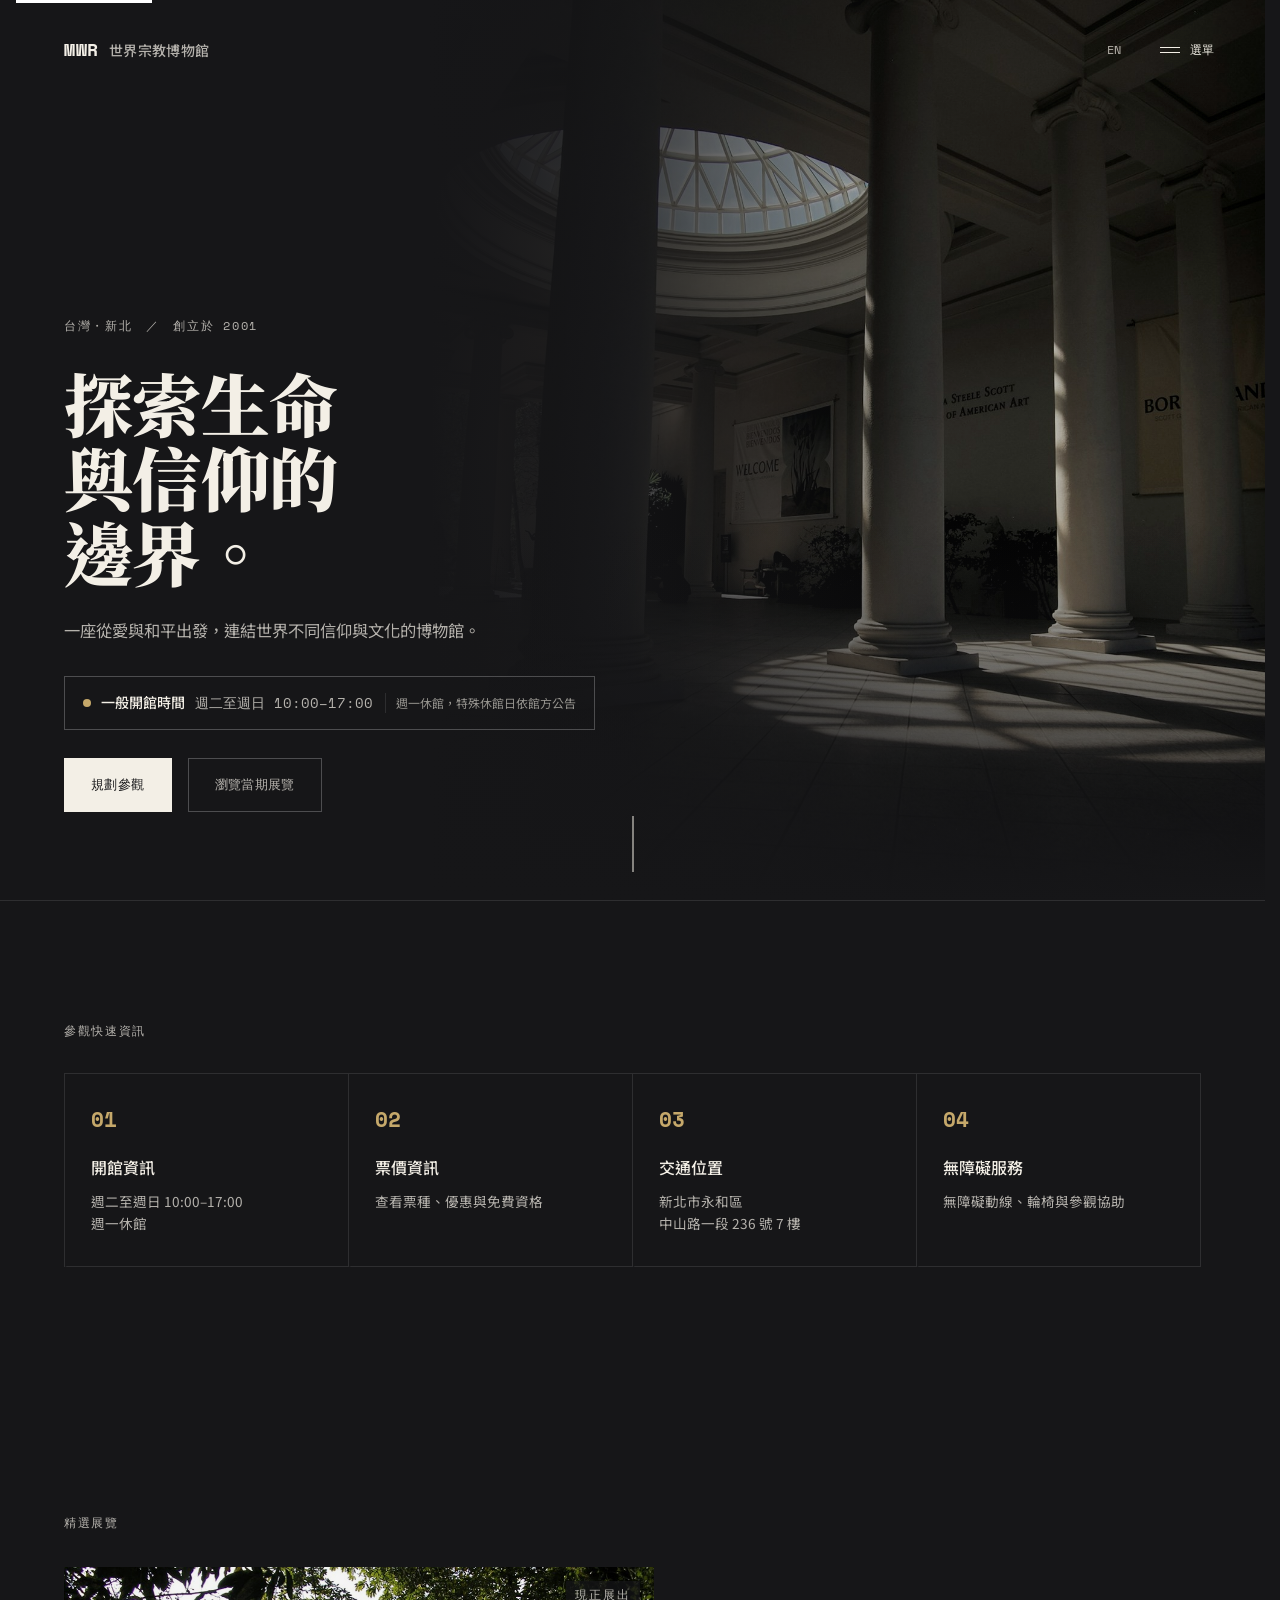
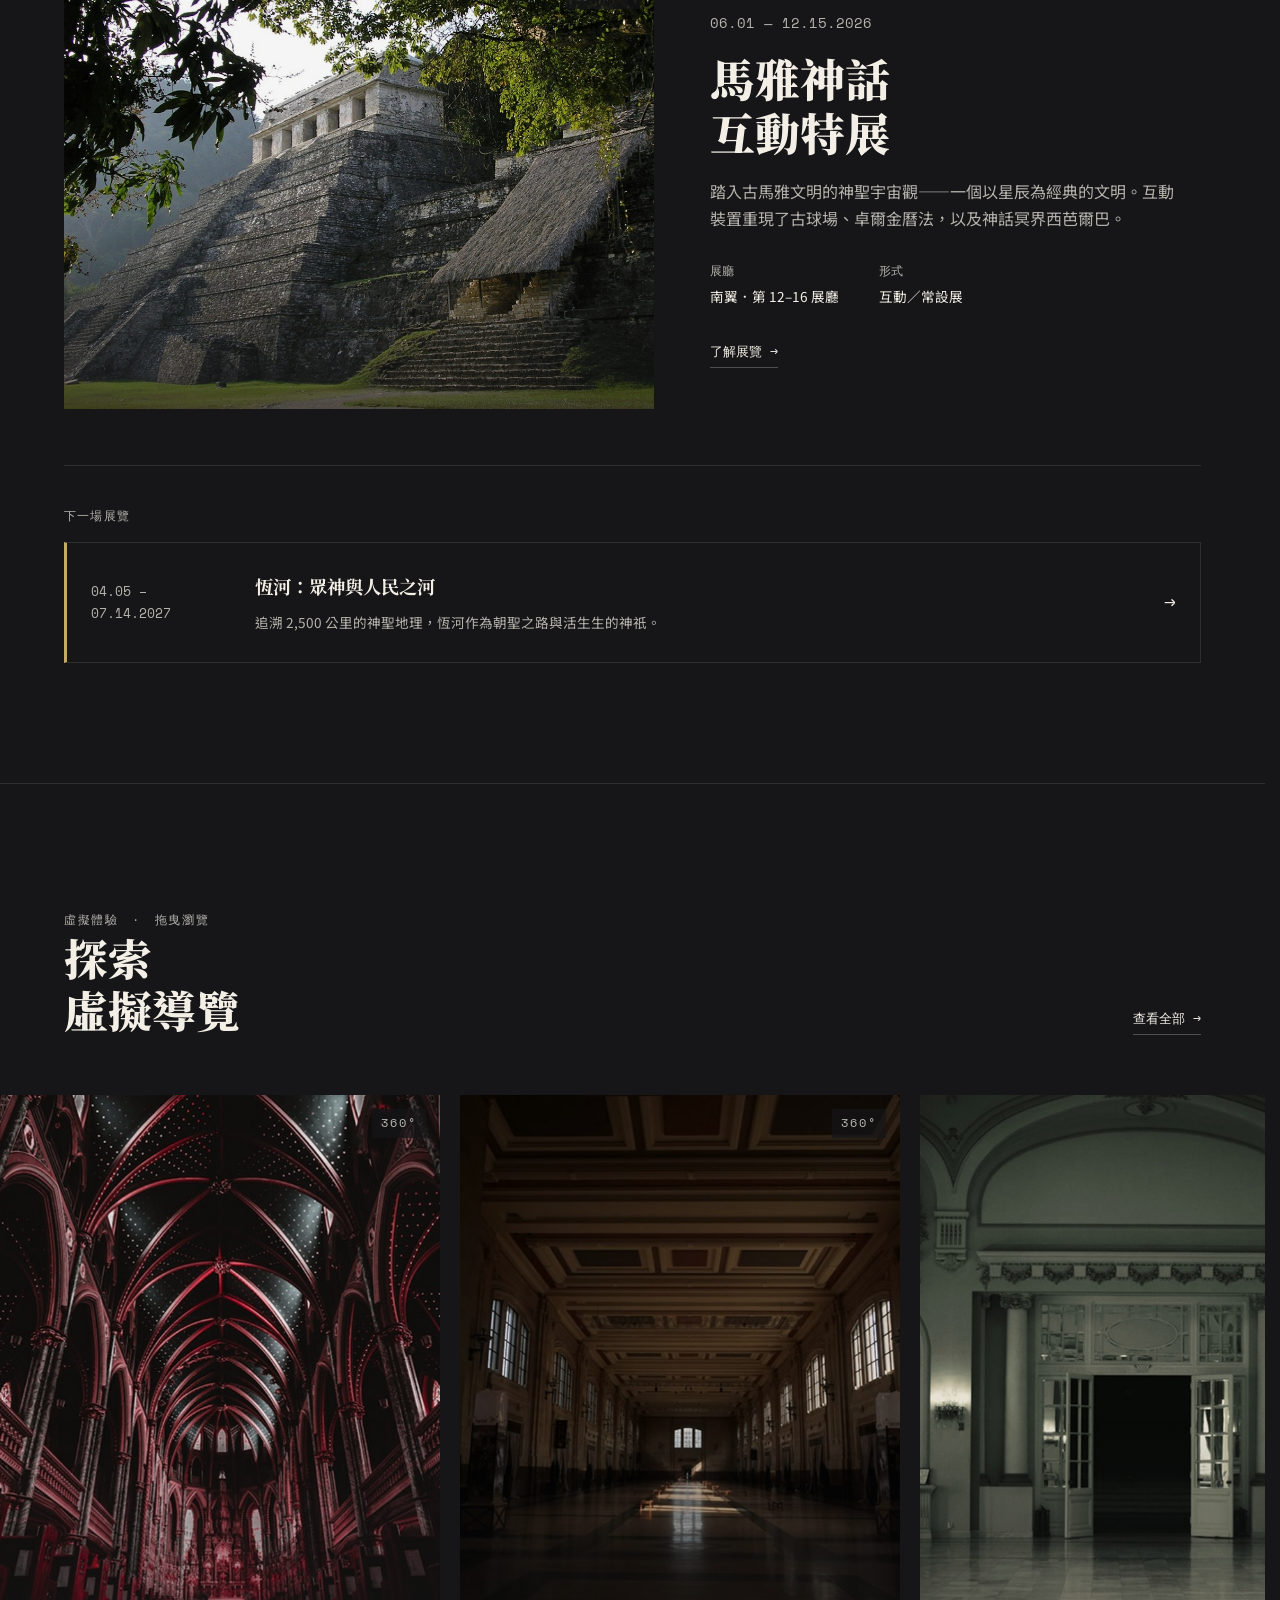
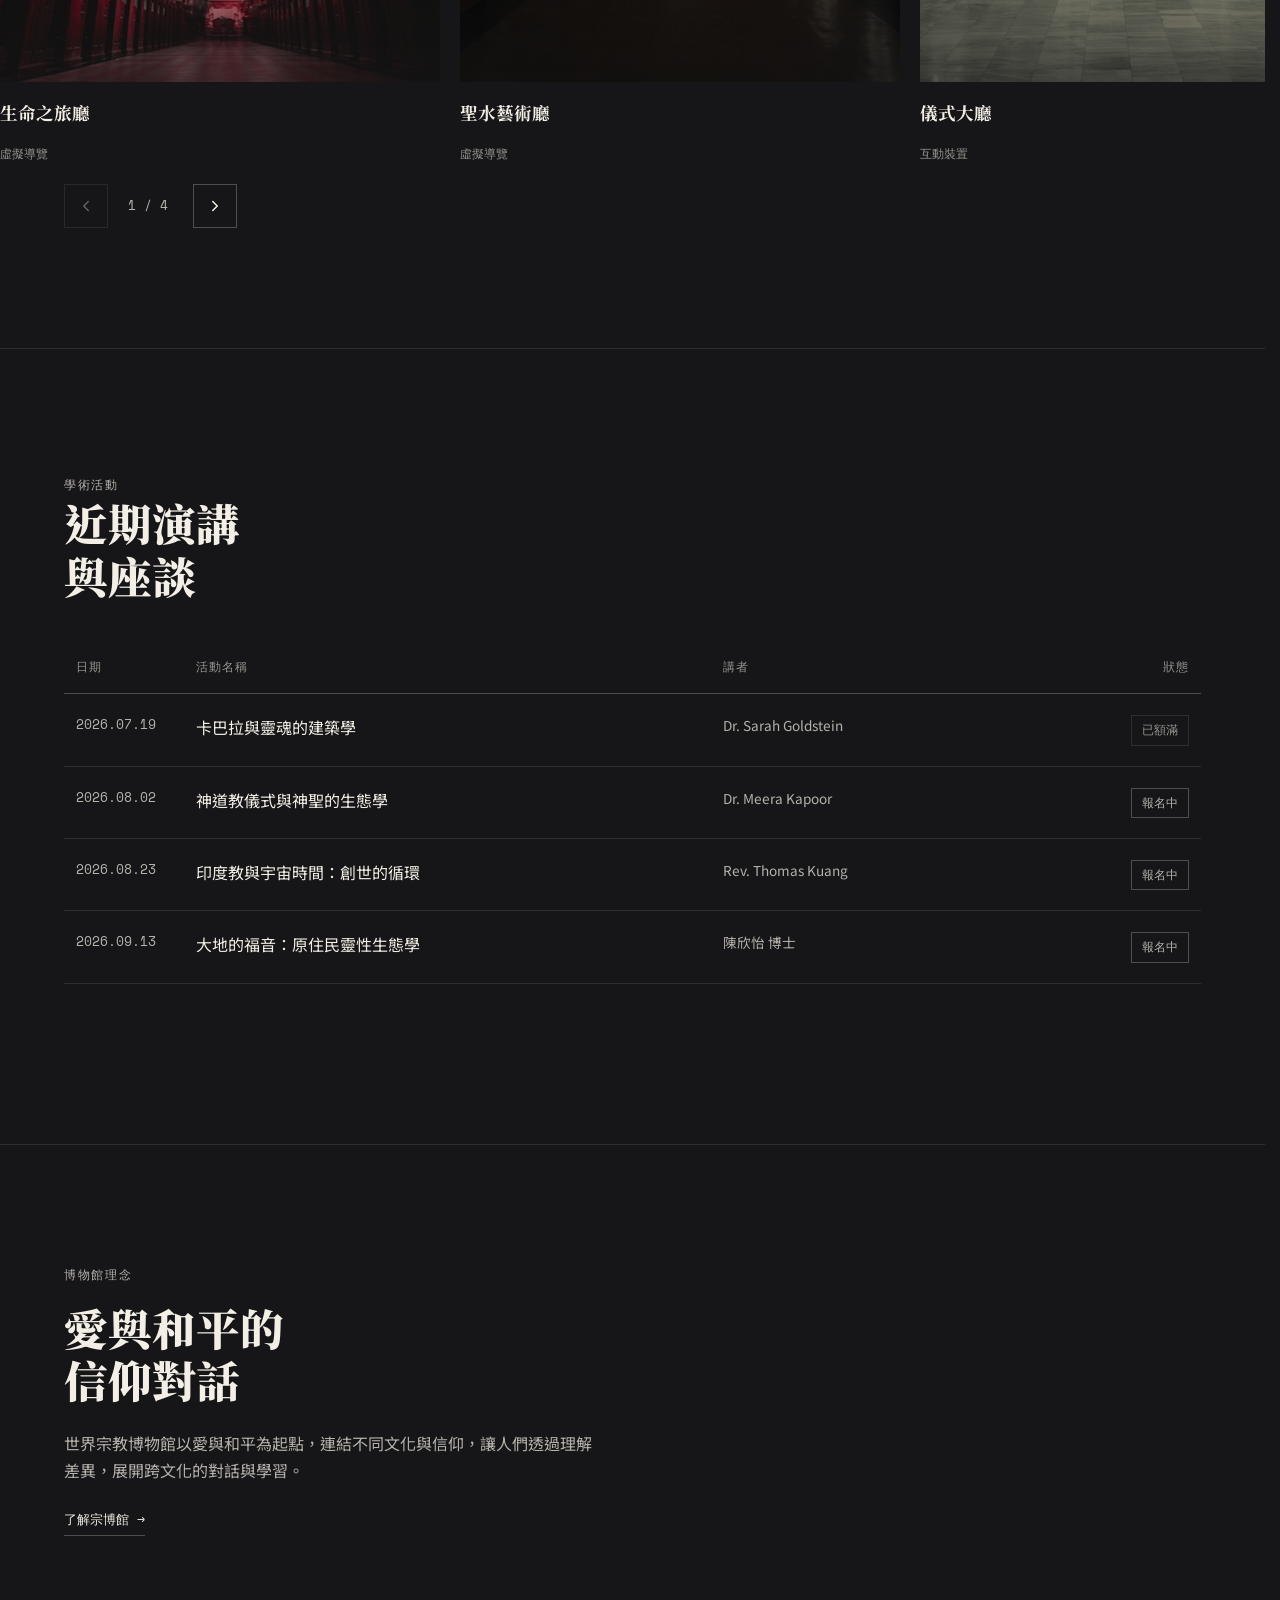
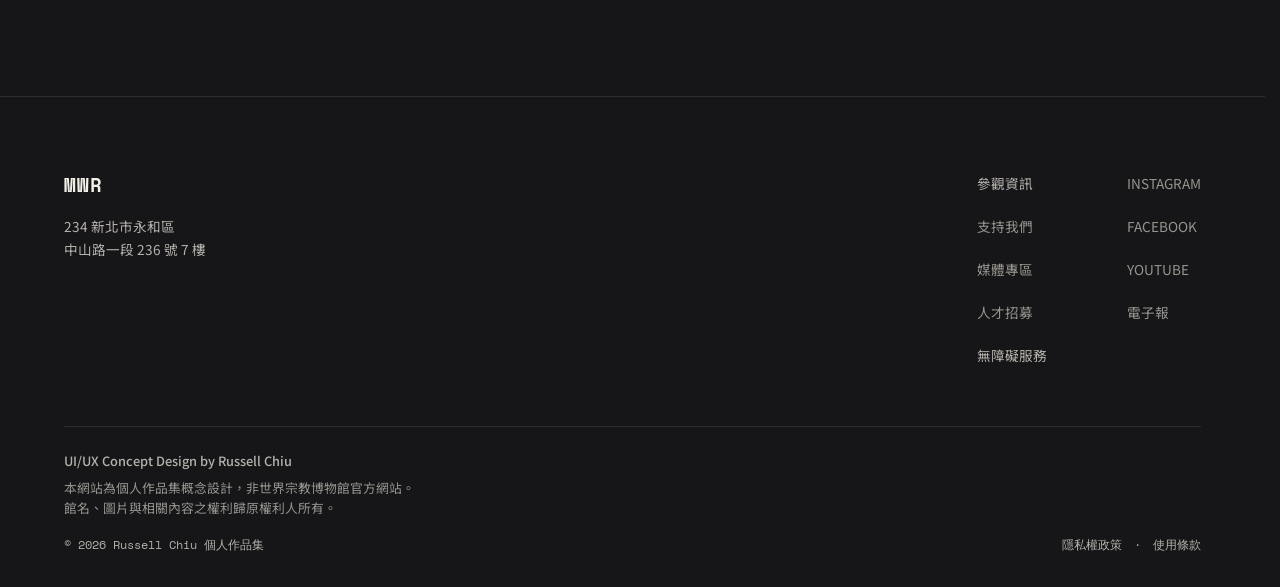
<file: index.html>
<!doctype html>
<html lang="zh-Hant">
<head>
  <meta charset="UTF-8" />
  <script>
    document.documentElement.setAttribute("data-lang", localStorage.getItem("mwr-lang") || "zh");
  </script>
  <meta name="viewport" content="width=device-width, initial-scale=1.0" />
  <title>MWR 世界宗教博物館｜探索生命與信仰的邊界</title>
  <meta name="description" content="世界宗教博物館——橫跨十二個世界宗教的沉浸式展示空間，探索人類最偉大信仰傳統的旅程。" />
  <link rel="preconnect" href="https://fonts.googleapis.com" />
  <link rel="preconnect" href="https://fonts.gstatic.com" crossorigin />
  <link href="https://fonts.googleapis.com/css2?family=Noto+Serif+TC:wght@700;900&family=Noto+Sans+TC:wght@300;400;500&family=Space+Mono:wght@400;700&display=swap" rel="stylesheet" />
  <link rel="stylesheet" href="css/style.css" />
  <link rel="stylesheet" href="css/home.css" />
</head>
<body data-title-key="title.index" data-desc-key="desc.index">
  <a class="skip-link" href="#main" data-i18n="a11y.skip">跳至主要內容</a>

  <header class="site-header">
    <a href="index.html" class="brand" data-i18n-aria="brand.aria" aria-label="世界宗教博物館首頁">
      <span class="brand-mark">MWR</span>
      <span class="brand-sub" data-i18n="brand.sub">世界宗教博物館</span>
    </a>

    <div class="header-actions">
      <button type="button" class="lang-toggle" aria-label="切換為英文" title="切換為英文">EN</button>
      <button class="menu-toggle" data-menu-toggle aria-expanded="false" aria-controls="nav-overlay" aria-label="開啟導覽選單">
        <span class="bars"><span></span><span></span></span>
        <span data-i18n="nav.menu">選單</span>
      </button>
    </div>
  </header>

  <div class="nav-overlay" data-nav-overlay id="nav-overlay" role="dialog" aria-modal="true" data-i18n-aria="nav.dialogLabel" aria-label="主要導覽選單">
    <button class="nav-overlay-close" data-nav-close data-i18n-aria="nav.close" aria-label="關閉選單">
      <span class="bars is-x"><span></span><span></span></span>
      <span data-i18n="nav.close">關閉</span>
    </button>
    <div class="nav-overlay-body">
      <nav class="nav-overlay-main" aria-label="主導覽">
        <a href="visit-hours.html" data-sub="visit" data-i18n="nav.link.visit">參觀</a>
        <a href="exhibitions.html" data-sub="exhibitions" data-i18n="nav.link.exhibitions">展覽</a>
        <a href="collection.html" data-sub="collection" data-i18n="nav.link.collection">館藏</a>
        <a href="about.html" data-sub="about" data-i18n="nav.link.about">關於</a>
      </nav>
      <div class="nav-overlay-side">
        <div class="nav-overlay-sub" data-sub-panel></div>
        <figure class="nav-overlay-figure">
          <div class="photo nav-overlay-photo">
            <img src="assets/images/visit/interior-spiral.jpg" alt="館內東廳挑高天窗與迴旋動線" />
          </div>
          <figcaption data-i18n="nav.figcaption">常設館藏．東廳</figcaption>
        </figure>
      </div>
    </div>
    <div class="nav-overlay-foot">
      <div class="social">
        <span class="is-disabled" aria-disabled="true">INSTAGRAM</span>
        <span class="is-disabled" aria-disabled="true">FACEBOOK</span>
        <span class="is-disabled" aria-disabled="true">YOUTUBE</span>
        <span class="is-disabled" aria-disabled="true" data-i18n="nav.newsletter">電子報</span>
      </div>
      <div class="visit-info" data-i18n="nav.visitinfo">台灣．新北市永和區　·　週二至週日．10:00–17:00，週一休館</div>
    </div>
  </div>

  <main id="main">
    <section class="hero">
      <div class="hero-bg">
        <img class="hero-breathe" src="assets/images/hero/hero-architecture.jpg" alt="館內挑高圓頂中庭，柱廊灑落自然光" />
        <div class="hero-bg-fade-x" aria-hidden="true"></div>
        <div class="hero-bg-fade-y" aria-hidden="true"></div>
      </div>
      <div class="container hero-grid">
        <div class="hero-copy">
          <span class="eyebrow" data-i18n="home.hero.eyebrow">台灣・新北　／　創立於 2001</span>
          <h1 class="hero-title" data-i18n="home.hero.title">探索生命<br />與信仰的<br />邊界。</h1>
          <p class="hero-lede" data-i18n="home.hero.lede">一座從愛與和平出發，連結世界不同信仰與文化的博物館。</p>

          <div class="hero-status">
            <span class="hero-status-dot" aria-hidden="true"></span>
            <span class="hero-status-title" data-i18n="home.hero.statusTitle">一般開館時間</span>
            <span class="mono hero-status-hours" data-i18n="home.hero.statusHours">週二至週日 10:00–17:00</span>
            <span class="hero-status-note" data-i18n="home.hero.statusNote">週一休館，特殊休館日依館方公告</span>
          </div>

          <div class="hero-actions">
            <a href="visit-hours.html" class="btn btn-primary" data-i18n="home.hero.cta1">規劃參觀</a>
            <a href="exhibitions.html" class="btn btn-ghost" data-i18n="home.hero.cta2">瀏覽當期展覽</a>
          </div>
        </div>
      </div>
      <div class="hero-scroll-cue" aria-hidden="true"><span></span></div>
    </section>

    <section class="section quick-info" aria-labelledby="quick-info-heading">
      <div class="container">
        <span class="eyebrow" id="quick-info-heading" data-i18n="quickinfo.eyebrow">參觀快速資訊</span>
        <div class="quick-info-grid">
          <a href="visit-hours.html" class="quick-info-item">
            <span class="quick-info-num mono">01</span>
            <span class="quick-info-label" data-i18n="quickinfo.hours.label">開館資訊</span>
            <span class="quick-info-value" data-i18n="quickinfo.hours.value">週二至週日 10:00–17:00<br />週一休館</span>
          </a>
          <a href="visit-tickets.html" class="quick-info-item">
            <span class="quick-info-num mono">02</span>
            <span class="quick-info-label" data-i18n="quickinfo.tickets.label">票價資訊</span>
            <span class="quick-info-value" data-i18n="quickinfo.tickets.value">查看票種、優惠與免費資格</span>
          </a>
          <a href="visit-transport.html" class="quick-info-item">
            <span class="quick-info-num mono">03</span>
            <span class="quick-info-label" data-i18n="quickinfo.transport.label">交通位置</span>
            <span class="quick-info-value" data-i18n="quickinfo.transport.value">新北市永和區<br />中山路一段 236 號 7 樓</span>
          </a>
          <a href="visit-accessibility.html" class="quick-info-item">
            <span class="quick-info-num mono">04</span>
            <span class="quick-info-label" data-i18n="quickinfo.a11y.label">無障礙服務</span>
            <span class="quick-info-value" data-i18n="quickinfo.a11y.value">無障礙動線、輪椅與參觀協助</span>
          </a>
        </div>
      </div>
    </section>

    <section class="section featured-exhibit">
      <div class="container">
        <span class="eyebrow" data-i18n="home.featured.eyebrow">精選展覽</span>
        <div class="featured-grid">
          <div class="featured-figure photo">
            <img src="assets/images/exhibitions/maya-temple.jpg" alt="馬雅神話互動特展展出的叢林神廟遺跡" />
            <span class="photo-tag" data-i18n="home.featured.tag">現正展出</span>
          </div>
          <div class="featured-copy">
            <span class="mono featured-dates">06.01 — 12.15.2026</span>
            <h2 class="section-title featured-title" data-i18n="home.featured.title">馬雅神話<br />互動特展</h2>
            <p data-i18n="home.featured.desc">踏入古馬雅文明的神聖宇宙觀——一個以星辰為經典的文明。互動裝置重現了古球場、卓爾金曆法，以及神話冥界西芭爾巴。</p>
            <dl class="featured-meta">
              <div><dt data-i18n="home.featured.venueLabel">展廳</dt><dd data-i18n="home.featured.venueValue">南翼．第 12–16 展廳</dd></div>
              <div><dt data-i18n="home.featured.typeLabel">形式</dt><dd data-i18n="home.featured.typeValue">互動／常設展</dd></div>
            </dl>
            <a href="exhibitions.html#current" class="text-link" data-i18n="home.featured.cta">了解展覽 →</a>
          </div>
        </div>

        <div class="featured-next">
          <span class="featured-next-label" data-i18n="home.upcoming.label">下一場展覽</span>
          <a href="exhibitions.html#upcoming" class="upcoming-exhibit-row">
            <span class="mono upcoming-exhibit-date" data-i18n="home.mini.ganges.date">04.05 – 07.14.2027</span>
            <span class="upcoming-exhibit-title" data-i18n="home.mini.ganges">恆河：眾神與人民之河</span>
            <span class="upcoming-exhibit-desc" data-i18n="home.mini.ganges.desc">追溯 2,500 公里的神聖地理，恆河作為朝聖之路與活生生的神祇。</span>
            <span class="text-link">→</span>
          </a>
        </div>
      </div>
    </section>

    <section class="section tour-section" id="tour">
      <div class="container">
        <div class="section-head">
          <div>
            <span class="eyebrow" data-i18n="home.tour.eyebrow">虛擬體驗　·　拖曳瀏覽</span>
            <h2 class="section-title" data-i18n="home.tour.title">探索<br />虛擬導覽</h2>
          </div>
          <a href="exhibitions.html" class="text-link" data-i18n="home.tour.viewall">查看全部 →</a>
        </div>
      </div>
      <div class="tour-carousel">
        <div
          class="tour-track"
          data-drag-scroll
          data-tour-track
          tabindex="0"
          role="region"
          aria-roledescription="carousel"
          data-i18n-aria="home.tour.carouselLabel"
          aria-label="虛擬導覽空間，可拖曳、以方向鍵或下方按鈕左右瀏覽"
        >
          <a class="tour-card" href="exhibitions.html" data-tour-slide>
            <div class="tour-figure photo">
              <img src="assets/images/tour/tour-life.jpg" alt="生命之旅廳挑高拱頂內部" draggable="false" />
              <span class="photo-tag">360°</span>
            </div>
            <span class="tour-card-title" data-i18n="home.tour.life.title">生命之旅廳</span>
            <span class="mono tour-card-tag" data-i18n="home.tour.life.tag">虛擬導覽</span>
          </a>
          <a class="tour-card" href="exhibitions.html" data-tour-slide>
            <div class="tour-figure photo">
              <img src="assets/images/tour/tour-holywater.jpg" alt="聖水藝術廳長廊" draggable="false" />
              <span class="photo-tag">360°</span>
            </div>
            <span class="tour-card-title" data-i18n="home.tour.holywater.title">聖水藝術廳</span>
            <span class="mono tour-card-tag" data-i18n="home.tour.holywater.tag">虛擬導覽</span>
          </a>
          <a class="tour-card" href="exhibitions.html" data-tour-slide>
            <div class="tour-figure photo">
              <img src="assets/images/tour/tour-ceremony.jpg" alt="儀式大廳入口" draggable="false" />
              <span class="photo-tag" data-i18n="home.tour.ceremony.badge">互動</span>
            </div>
            <span class="tour-card-title" data-i18n="home.tour.ceremony.title">儀式大廳</span>
            <span class="mono tour-card-tag" data-i18n="home.tour.ceremony.tag">互動裝置</span>
          </a>
          <a class="tour-card" href="exhibitions.html" data-tour-slide>
            <div class="tour-figure photo">
              <img src="assets/images/tour/tour-quiet.jpg" alt="靜觀中庭自然採光空間" draggable="false" />
              <span class="photo-tag">360°</span>
            </div>
            <span class="tour-card-title" data-i18n="home.tour.quiet.title">靜觀中庭</span>
            <span class="mono tour-card-tag" data-i18n="home.tour.quiet.tag">冥想空間</span>
          </a>
          <div class="tour-card tour-card-end" aria-hidden="true"></div>
        </div>
        <div class="container tour-controls">
          <button type="button" class="tour-nav-btn" data-tour-prev disabled data-i18n-aria="home.tour.prev" aria-label="上一個導覽空間">
            <svg width="18" height="18" viewBox="0 0 24 24" fill="none" aria-hidden="true"><path d="M15 6l-6 6 6 6" stroke="currentColor" stroke-width="2" stroke-linecap="round" stroke-linejoin="round" /></svg>
          </button>
          <div class="tour-progress" data-tour-progress>
            <span class="visually-hidden" data-i18n="home.tour.progressLabel">導覽空間</span>
            <span data-tour-current>1</span><span aria-hidden="true"> / </span><span data-tour-total>4</span>
          </div>
          <button type="button" class="tour-nav-btn" data-tour-next data-i18n-aria="home.tour.next" aria-label="下一個導覽空間">
            <svg width="18" height="18" viewBox="0 0 24 24" fill="none" aria-hidden="true"><path d="M9 6l6 6-6 6" stroke="currentColor" stroke-width="2" stroke-linecap="round" stroke-linejoin="round" /></svg>
          </button>
        </div>
      </div>
    </section>

    <section class="section lectures-section" id="events">
      <div class="container">
        <div class="section-head">
          <div>
            <span class="eyebrow" data-i18n="home.lectures.eyebrow">學術活動</span>
            <h2 class="section-title" data-i18n="home.lectures.title">近期演講<br />與座談</h2>
          </div>
        </div>

        <table class="lecture-table">
          <caption class="visually-hidden" data-i18n="home.events.caption">近期演講與座談</caption>
          <thead>
            <tr>
              <th scope="col" data-i18n="home.events.col.date">日期</th>
              <th scope="col" data-i18n="home.events.col.event">活動名稱</th>
              <th scope="col" data-i18n="home.events.col.speaker">講者</th>
              <th scope="col" data-i18n="home.events.col.status">狀態</th>
            </tr>
          </thead>
          <tbody>
            <tr>
              <td class="mono" data-label="日期" data-i18n-label="home.events.col.date">2026.07.19</td>
              <td data-label="活動名稱" data-i18n-label="home.events.col.event"><span data-i18n="home.event1.title">卡巴拉與靈魂的建築學</span></td>
              <td class="lecture-speaker" data-label="講者" data-i18n-label="home.events.col.speaker" data-i18n="home.event1.speaker">Dr. Sarah Goldstein</td>
              <td data-label="狀態" data-i18n-label="home.events.col.status"><span class="mono lecture-tag lecture-tag-full" data-i18n="home.tag.full">已額滿</span></td>
            </tr>
            <tr>
              <td class="mono" data-label="日期" data-i18n-label="home.events.col.date">2026.08.02</td>
              <td data-label="活動名稱" data-i18n-label="home.events.col.event"><span data-i18n="home.event2.title">神道教儀式與神聖的生態學</span></td>
              <td class="lecture-speaker" data-label="講者" data-i18n-label="home.events.col.speaker" data-i18n="home.event2.speaker">Dr. Meera Kapoor</td>
              <td data-label="狀態" data-i18n-label="home.events.col.status"><span class="mono lecture-tag" data-i18n="home.tag.open">報名中</span></td>
            </tr>
            <tr>
              <td class="mono" data-label="日期" data-i18n-label="home.events.col.date">2026.08.23</td>
              <td data-label="活動名稱" data-i18n-label="home.events.col.event"><span data-i18n="home.event3.title">印度教與宇宙時間：創世的循環</span></td>
              <td class="lecture-speaker" data-label="講者" data-i18n-label="home.events.col.speaker" data-i18n="home.event3.speaker">Rev. Thomas Kuang</td>
              <td data-label="狀態" data-i18n-label="home.events.col.status"><span class="mono lecture-tag" data-i18n="home.tag.open">報名中</span></td>
            </tr>
            <tr>
              <td class="mono" data-label="日期" data-i18n-label="home.events.col.date">2026.09.13</td>
              <td data-label="活動名稱" data-i18n-label="home.events.col.event"><span data-i18n="home.event4.title">大地的福音：原住民靈性生態學</span></td>
              <td class="lecture-speaker" data-label="講者" data-i18n-label="home.events.col.speaker" data-i18n="home.event4.speaker">陳欣怡 博士</td>
              <td data-label="狀態" data-i18n-label="home.events.col.status"><span class="mono lecture-tag" data-i18n="home.tag.open">報名中</span></td>
            </tr>
          </tbody>
        </table>
      </div>
    </section>

    <section class="section philosophy-section" id="philosophy">
      <div class="container">
        <div class="philosophy-head">
          <span class="eyebrow" data-i18n="philosophy.eyebrow">博物館理念</span>
          <h2 class="section-title" data-i18n="philosophy.title">愛與和平的<br />信仰對話</h2>
          <p data-i18n="philosophy.body">世界宗教博物館以愛與和平為起點，連結不同文化與信仰，讓人們透過理解差異，展開跨文化的對話與學習。</p>
          <a href="about.html#mission" class="text-link" data-i18n="philosophy.link">了解宗博館 →</a>
        </div>
      </div>
    </section>
  </main>

  <footer class="site-footer">
    <div class="footer-top">
      <div class="footer-brand">
        <span class="brand-mark">MWR</span>
        <address data-i18n="footer.address">234 新北市永和區<br />中山路一段 236 號 7 樓</address>
      </div>
      <div class="footer-links">
        <div class="footer-col">
          <a href="visit-hours.html" data-i18n="footer.visitinfo">參觀資訊</a>
          <span class="is-disabled" aria-disabled="true" data-i18n="footer.support">支持我們</span>
          <span class="is-disabled" aria-disabled="true" data-i18n="footer.press">媒體專區</span>
          <span class="is-disabled" aria-disabled="true" data-i18n="footer.careers">人才招募</span>
          <a href="visit-accessibility.html" data-i18n="footer.accessibility">無障礙服務</a>
        </div>
        <div class="footer-col">
          <span class="is-disabled" aria-disabled="true">INSTAGRAM</span>
          <span class="is-disabled" aria-disabled="true">FACEBOOK</span>
          <span class="is-disabled" aria-disabled="true">YOUTUBE</span>
          <span class="is-disabled" aria-disabled="true" data-i18n="footer.newsletter">電子報</span>
        </div>
      </div>
    </div>
    <div class="footer-bottom">
      <div class="footer-disclaimer">
        <p data-i18n="footer.credit">UI/UX Concept Design by Russell Chiu</p>
        <p data-i18n="footer.disclaimer">本網站為個人作品集概念設計，非世界宗教博物館官方網站。</p>
        <p data-i18n="footer.rightsNote">館名、圖片與相關內容之權利歸原權利人所有。</p>
      </div>
      <div class="footer-bottom-row">
        <span data-i18n="footer.copyright">© 2026 Russell Chiu 個人作品集</span>
        <span data-i18n="footer.legal">隱私權政策　·　使用條款</span>
      </div>
    </div>
  </footer>

  <script src="js/i18n.js"></script>
  <script src="js/main.js"></script>
  <script src="js/reveal.js"></script>
  <script src="js/tour-carousel.js"></script>
</body>
</html>
</file>
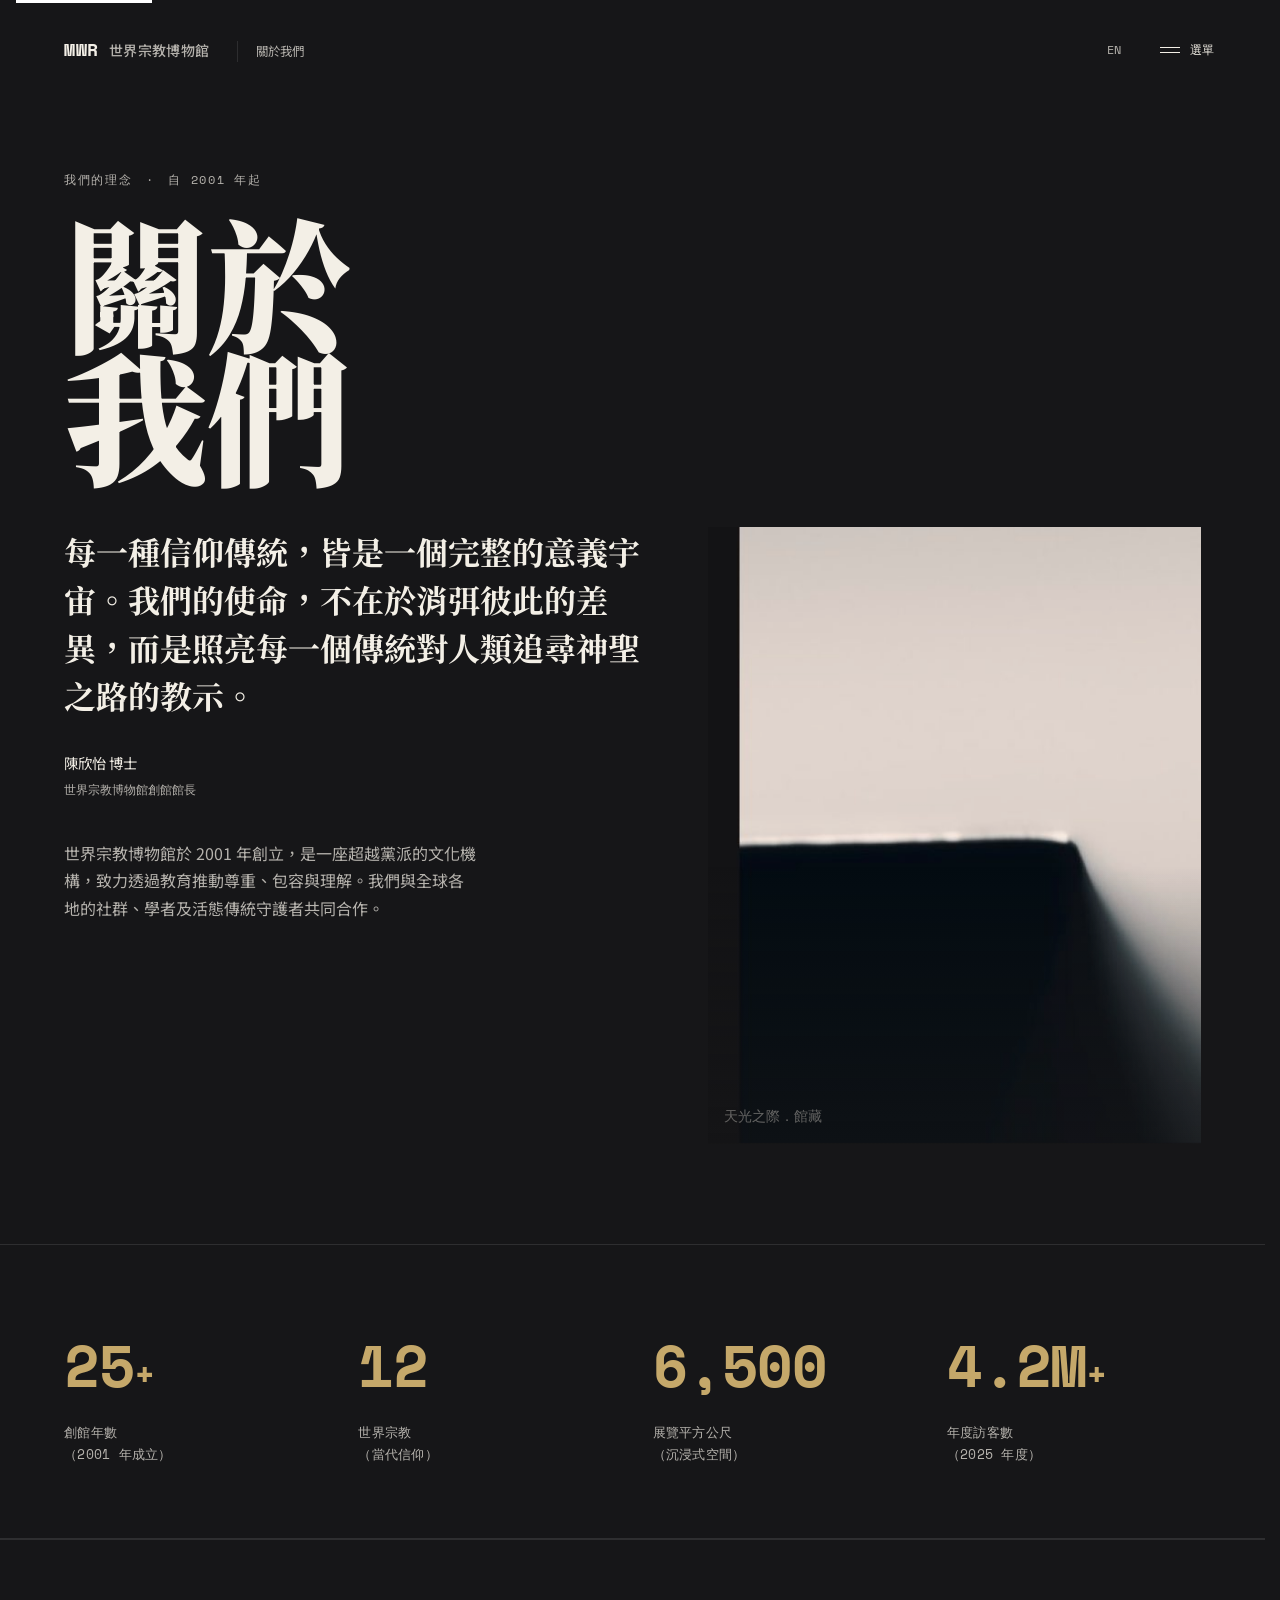
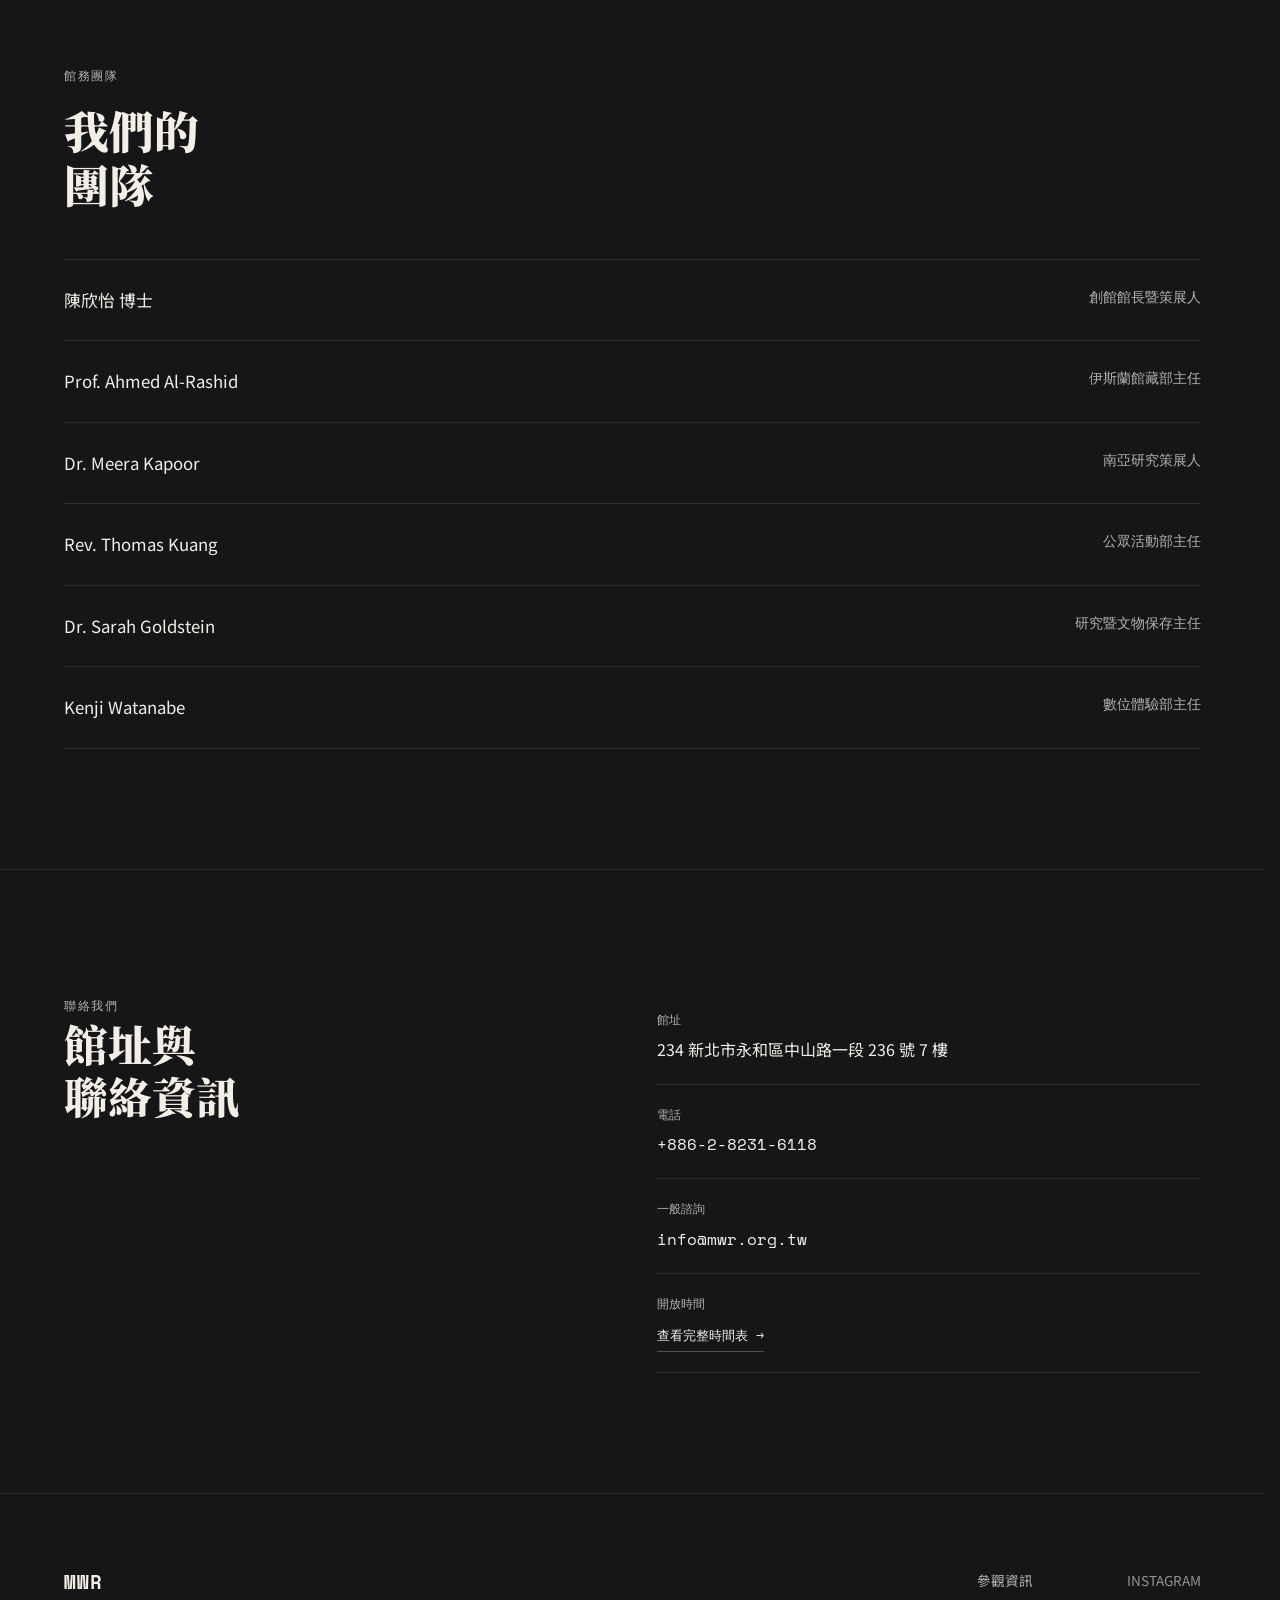
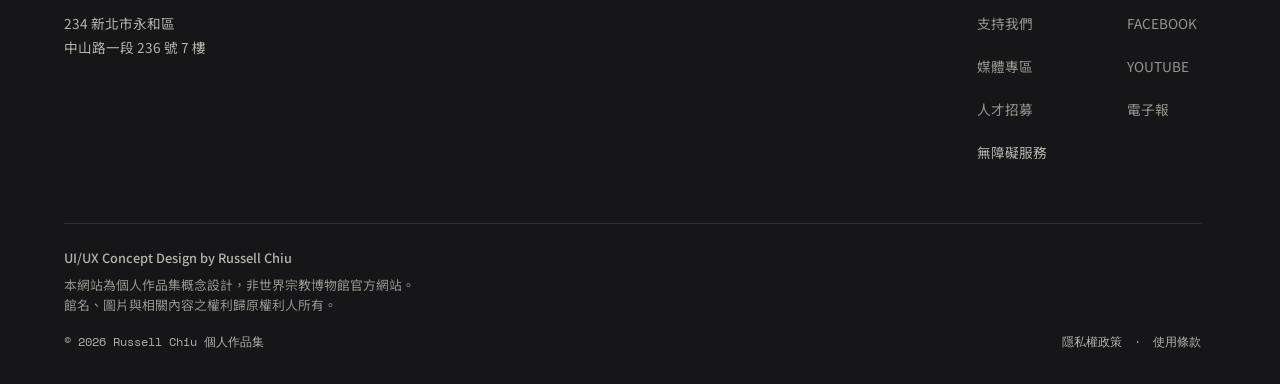
<file: about.html>
<!doctype html>
<html lang="zh-Hant">
<head>
  <meta charset="UTF-8" />
  <script>
    document.documentElement.setAttribute("data-lang", localStorage.getItem("mwr-lang") || "zh");
  </script>
  <meta name="viewport" content="width=device-width, initial-scale=1.0" />
  <title>關於我們｜MWR 世界宗教博物館</title>
  <meta name="description" content="世界宗教博物館的理念、歷史與團隊——一座致力於跨信仰理解與教育的文化機構。" />
  <link rel="preconnect" href="https://fonts.googleapis.com" />
  <link rel="preconnect" href="https://fonts.gstatic.com" crossorigin />
  <link href="https://fonts.googleapis.com/css2?family=Noto+Serif+TC:wght@700;900&family=Noto+Sans+TC:wght@300;400;500&family=Space+Mono:wght@400;700&display=swap" rel="stylesheet" />
  <link rel="stylesheet" href="css/style.css" />
  <link rel="stylesheet" href="css/about.css" />
</head>
<body data-nav-section="about" data-title-key="title.about" data-desc-key="desc.about">
  <a class="skip-link" href="#main" data-i18n="a11y.skip">跳至主要內容</a>

  <header class="site-header">
    <a href="index.html" class="brand" data-i18n-aria="brand.aria" aria-label="世界宗教博物館首頁">
      <span class="brand-mark">MWR</span>
      <span class="brand-sub" data-i18n="brand.sub">世界宗教博物館</span>
      <span class="crumb" data-i18n="crumb.about">關於我們</span>
    </a>

    <div class="header-actions">
      <button type="button" class="lang-toggle" aria-label="切換為英文" title="切換為英文">EN</button>
      <button class="menu-toggle" data-menu-toggle aria-expanded="false" aria-controls="nav-overlay" aria-label="開啟導覽選單">
        <span class="bars"><span></span><span></span></span>
        <span data-i18n="nav.menu">選單</span>
      </button>
    </div>
  </header>

  <div class="nav-overlay" data-nav-overlay id="nav-overlay" role="dialog" aria-modal="true" data-i18n-aria="nav.dialogLabel" aria-label="主要導覽選單">
    <button class="nav-overlay-close" data-nav-close data-i18n-aria="nav.close" aria-label="關閉選單">
      <span class="bars is-x"><span></span><span></span></span>
      <span data-i18n="nav.close">關閉</span>
    </button>
    <div class="nav-overlay-body">
      <nav class="nav-overlay-main" aria-label="主導覽">
        <a href="visit-hours.html" data-sub="visit" data-i18n="nav.link.visit">參觀</a>
        <a href="exhibitions.html" data-sub="exhibitions" data-i18n="nav.link.exhibitions">展覽</a>
        <a href="collection.html" data-sub="collection" data-i18n="nav.link.collection">館藏</a>
        <a href="about.html" data-sub="about" data-i18n="nav.link.about">關於</a>
      </nav>
      <div class="nav-overlay-side">
        <div class="nav-overlay-sub" data-sub-panel></div>
        <figure class="nav-overlay-figure">
          <div class="photo nav-overlay-photo">
            <img src="assets/images/visit/interior-spiral.jpg" alt="館內東廳挑高天窗與迴旋動線" />
          </div>
          <figcaption data-i18n="nav.figcaption">常設館藏．東廳</figcaption>
        </figure>
      </div>
    </div>
    <div class="nav-overlay-foot">
      <div class="social">
        <span class="is-disabled" aria-disabled="true">INSTAGRAM</span>
        <span class="is-disabled" aria-disabled="true">FACEBOOK</span>
        <span class="is-disabled" aria-disabled="true">YOUTUBE</span>
        <span class="is-disabled" aria-disabled="true" data-i18n="nav.newsletter">電子報</span>
      </div>
      <div class="visit-info" data-i18n="nav.visitinfo">台灣．新北市永和區　·　週二至週日．10:00–17:00，週一休館</div>
    </div>
  </div>

  <main id="main">
    <section class="page-intro">
      <div class="container">
        <span class="eyebrow" data-i18n="about.eyebrow">我們的理念　·　自 2001 年起</span>
        <h1 class="display-title" data-i18n="about.title">關於<br />我們</h1>
      </div>
    </section>

    <section class="mission-section" id="mission">
      <div class="container mission-grid">
        <div class="mission-copy">
          <p class="mission-quote" data-i18n="about.quote">每一種信仰傳統，皆是一個完整的意義宇宙。我們的使命，不在於消弭彼此的差異，而是照亮每一個傳統對人類追尋神聖之路的教示。</p>
          <div class="mission-attribution">
            <span data-i18n="about.attribution.name">陳欣怡 博士</span>
            <span class="mono" data-i18n="about.attribution.title">世界宗教博物館創館館長</span>
          </div>
          <p class="mission-body" data-i18n="about.body">世界宗教博物館於 2001 年創立，是一座超越黨派的文化機構，致力透過教育推動尊重、包容與理解。我們與全球各地的社群、學者及活態傳統守護者共同合作。</p>
        </div>
        <div class="mission-figure photo">
          <img src="assets/images/about/about-mission.jpg" alt="天光與稜線交界的抽象攝影" />
          <span class="mono mission-caption" data-i18n="about.missioncaption">天光之際．館藏</span>
        </div>
      </div>
    </section>

    <section class="stats-row">
      <div class="stat">
        <div class="stat-number">25<span class="stat-plus">+</span></div>
        <div class="stat-label" data-i18n="about.stat1.label">創館年數<br />（2001 年成立）</div>
      </div>
      <div class="stat">
        <div class="stat-number">12</div>
        <div class="stat-label" data-i18n="about.stat2.label">世界宗教<br />（當代信仰）</div>
      </div>
      <div class="stat">
        <div class="stat-number">6,500</div>
        <div class="stat-label" data-i18n="about.stat3.label">展覽平方公尺<br />（沉浸式空間）</div>
      </div>
      <div class="stat">
        <div class="stat-number">4.2M<span class="stat-plus">+</span></div>
        <div class="stat-label" data-i18n="about.stat4.label">年度訪客數<br />（2025 年度）</div>
      </div>
    </section>

    <section class="section team-section" id="team">
      <div class="container">
        <span class="eyebrow" data-i18n="about.team.eyebrow">館務團隊</span>
        <h2 class="section-title team-title" data-i18n="about.team.title">我們的<br />團隊</h2>
        <ul class="team-list">
          <li><span data-i18n="about.team1.name">陳欣怡 博士</span><span class="mono" data-i18n="about.team1.role">創館館長暨策展人</span></li>
          <li><span>Prof. Ahmed Al-Rashid</span><span class="mono" data-i18n="about.team2.role">伊斯蘭館藏部主任</span></li>
          <li><span>Dr. Meera Kapoor</span><span class="mono" data-i18n="about.team3.role">南亞研究策展人</span></li>
          <li><span>Rev. Thomas Kuang</span><span class="mono" data-i18n="about.team4.role">公眾活動部主任</span></li>
          <li><span>Dr. Sarah Goldstein</span><span class="mono" data-i18n="about.team5.role">研究暨文物保存主任</span></li>
          <li><span>Kenji Watanabe</span><span class="mono" data-i18n="about.team6.role">數位體驗部主任</span></li>
        </ul>
      </div>
    </section>

    <section class="section contact-section" id="contact">
      <div class="container contact-grid">
        <div>
          <span class="eyebrow" data-i18n="about.contact.eyebrow">聯絡我們</span>
          <h2 class="section-title" data-i18n="about.contact.title">館址與<br />聯絡資訊</h2>
        </div>
        <dl class="contact-list">
          <div><dt data-i18n="about.contact.addrlabel">館址</dt><dd data-i18n="about.contact.addrvalue">234 新北市永和區中山路一段 236 號 7 樓</dd></div>
          <div><dt data-i18n="about.contact.phonelabel">電話</dt><dd class="mono">+886-2-8231-6118</dd></div>
          <div><dt data-i18n="about.contact.emaillabel">一般諮詢</dt><dd class="mono">info@mwr.org.tw</dd></div>
          <div><dt data-i18n="about.contact.hourslabel">開放時間</dt><dd><a href="visit-hours.html" class="text-link" data-i18n="about.contact.hourscta">查看完整時間表 →</a></dd></div>
        </dl>
      </div>
    </section>
  </main>

  <footer class="site-footer">
    <div class="footer-top">
      <div class="footer-brand">
        <span class="brand-mark">MWR</span>
        <address data-i18n="footer.address">234 新北市永和區<br />中山路一段 236 號 7 樓</address>
      </div>
      <div class="footer-links">
        <div class="footer-col">
          <a href="visit-hours.html" data-i18n="footer.visitinfo">參觀資訊</a>
          <span class="is-disabled" aria-disabled="true" data-i18n="footer.support">支持我們</span>
          <span class="is-disabled" aria-disabled="true" data-i18n="footer.press">媒體專區</span>
          <span class="is-disabled" aria-disabled="true" data-i18n="footer.careers">人才招募</span>
          <a href="visit-accessibility.html" data-i18n="footer.accessibility">無障礙服務</a>
        </div>
        <div class="footer-col">
          <span class="is-disabled" aria-disabled="true">INSTAGRAM</span>
          <span class="is-disabled" aria-disabled="true">FACEBOOK</span>
          <span class="is-disabled" aria-disabled="true">YOUTUBE</span>
          <span class="is-disabled" aria-disabled="true" data-i18n="footer.newsletter">電子報</span>
        </div>
      </div>
    </div>
    <div class="footer-bottom">
      <div class="footer-disclaimer">
        <p data-i18n="footer.credit">UI/UX Concept Design by Russell Chiu</p>
        <p data-i18n="footer.disclaimer">本網站為個人作品集概念設計，非世界宗教博物館官方網站。</p>
        <p data-i18n="footer.rightsNote">館名、圖片與相關內容之權利歸原權利人所有。</p>
      </div>
      <div class="footer-bottom-row">
        <span data-i18n="footer.copyright">© 2026 Russell Chiu 個人作品集</span>
        <span data-i18n="footer.legal">隱私權政策　·　使用條款</span>
      </div>
    </div>
  </footer>

  <script src="js/i18n.js"></script>
  <script src="js/main.js"></script>
  <script src="js/reveal.js"></script>
</body>
</html>
</file>
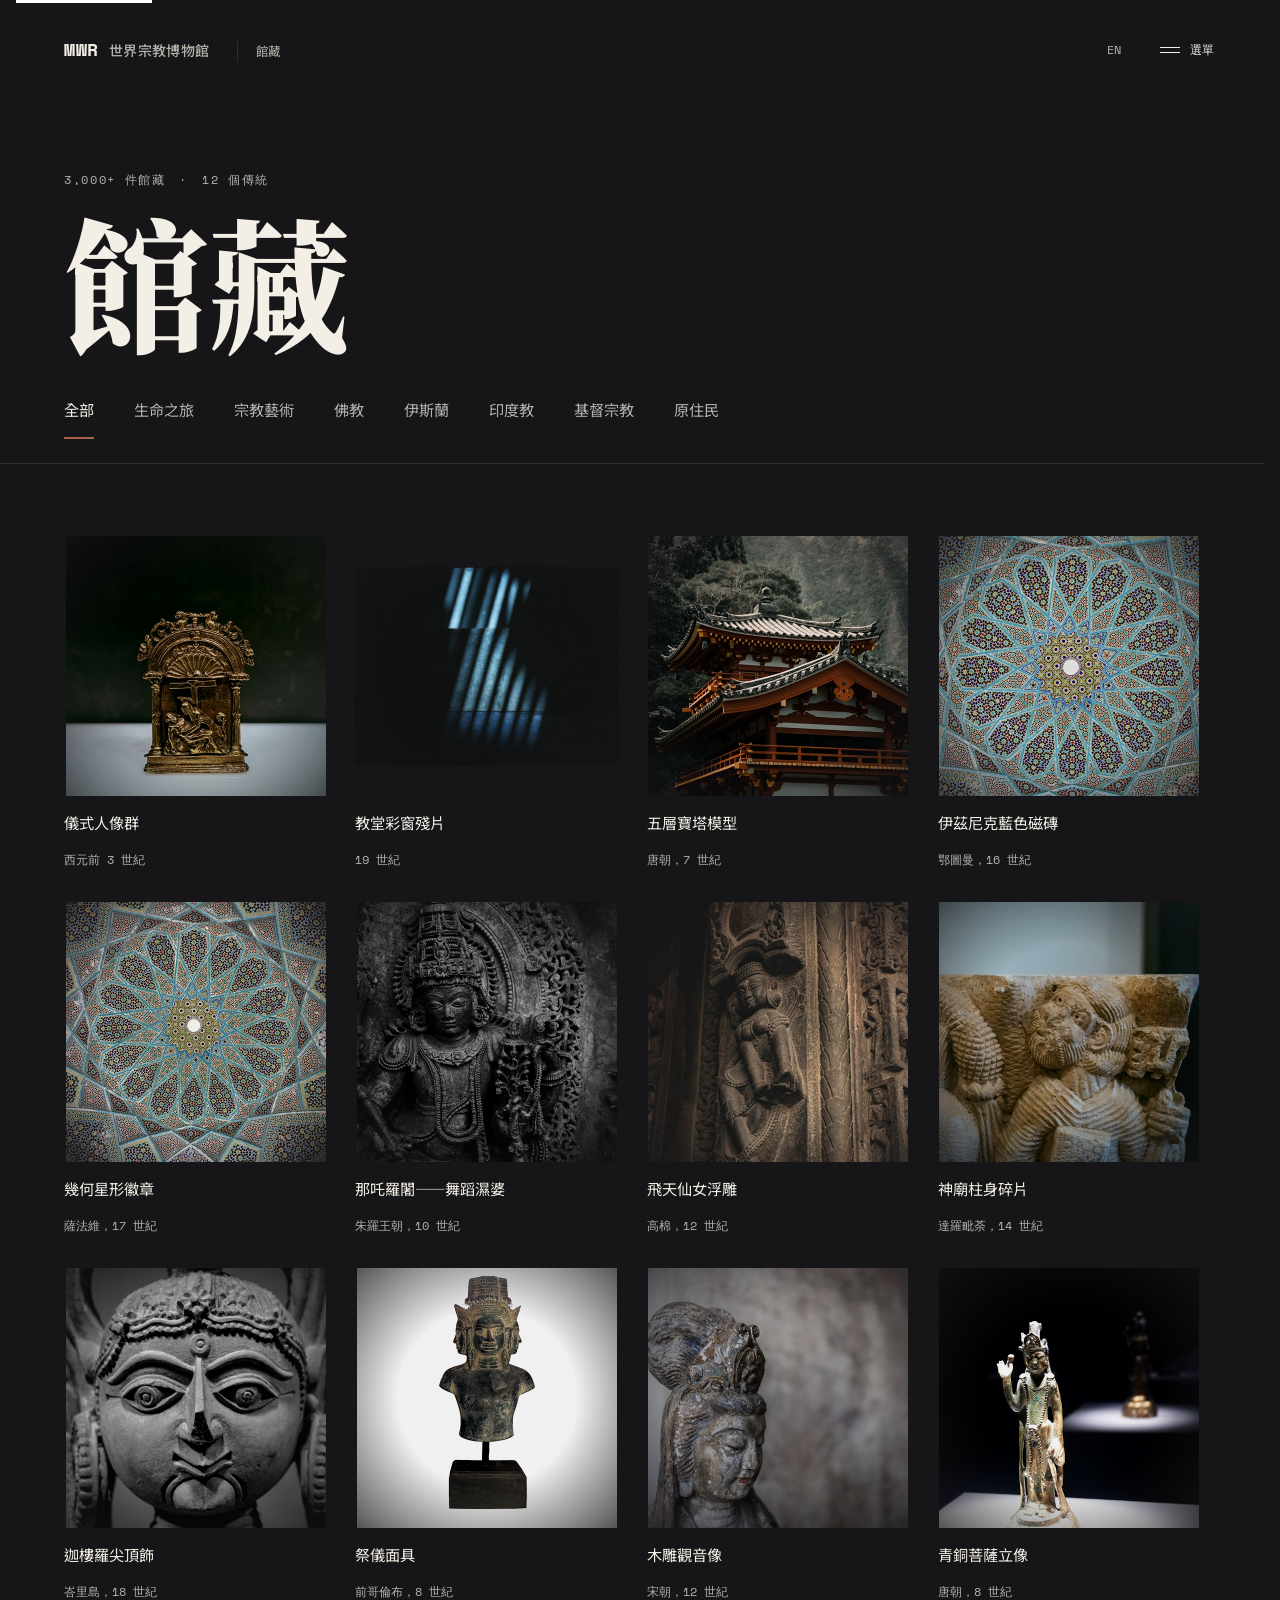
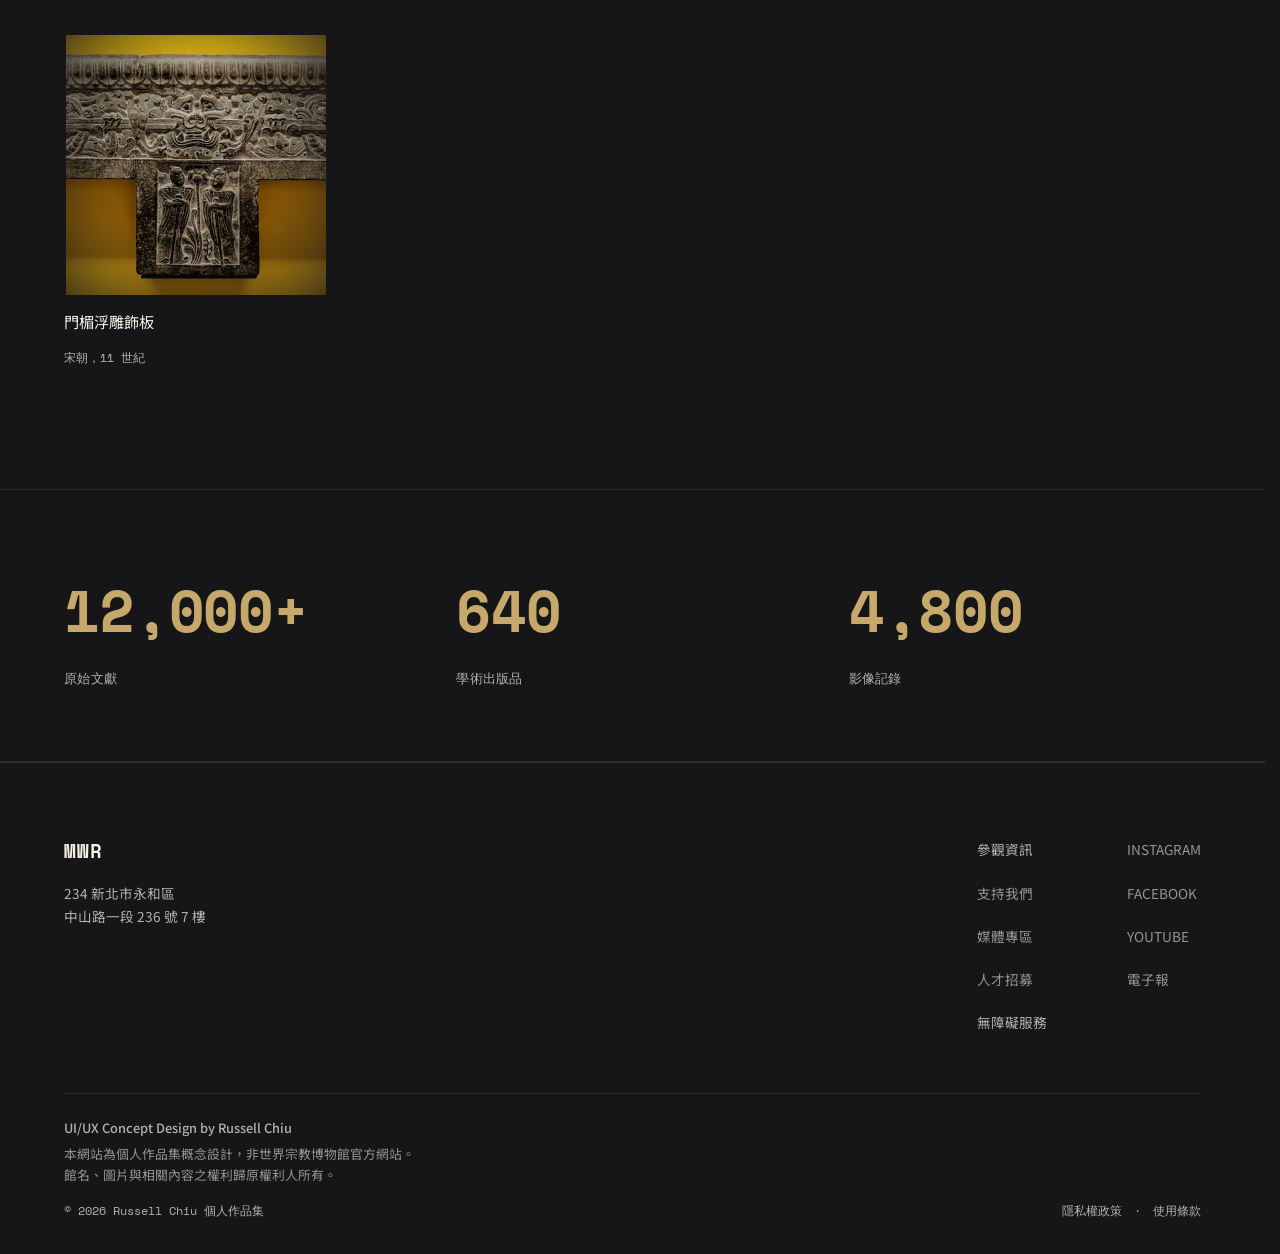
<file: collection.html>
<!doctype html>
<html lang="zh-Hant">
<head>
  <meta charset="UTF-8" />
  <script>
    document.documentElement.setAttribute("data-lang", localStorage.getItem("mwr-lang") || "zh");
  </script>
  <meta name="viewport" content="width=device-width, initial-scale=1.0" />
  <title>館藏｜MWR 世界宗教博物館</title>
  <meta name="description" content="世界宗教博物館館藏瀏覽——橫跨十二個宗教傳統的文物典藏。" />
  <link rel="preconnect" href="https://fonts.googleapis.com" />
  <link rel="preconnect" href="https://fonts.gstatic.com" crossorigin />
  <link href="https://fonts.googleapis.com/css2?family=Noto+Serif+TC:wght@700;900&family=Noto+Sans+TC:wght@300;400;500&family=Space+Mono:wght@400;700&display=swap" rel="stylesheet" />
  <link rel="stylesheet" href="css/style.css" />
  <link rel="stylesheet" href="css/listing.css" />
</head>
<body data-nav-section="collection" data-title-key="title.collection" data-desc-key="desc.collection">
  <a class="skip-link" href="#main" data-i18n="a11y.skip">跳至主要內容</a>

  <header class="site-header">
    <a href="index.html" class="brand" data-i18n-aria="brand.aria" aria-label="世界宗教博物館首頁">
      <span class="brand-mark">MWR</span>
      <span class="brand-sub" data-i18n="brand.sub">世界宗教博物館</span>
      <span class="crumb" data-i18n="crumb.collection">館藏</span>
    </a>

    <div class="header-actions">
      <button type="button" class="lang-toggle" aria-label="切換為英文" title="切換為英文">EN</button>
      <button class="menu-toggle" data-menu-toggle aria-expanded="false" aria-controls="nav-overlay" aria-label="開啟導覽選單">
        <span class="bars"><span></span><span></span></span>
        <span data-i18n="nav.menu">選單</span>
      </button>
    </div>
  </header>

  <div class="nav-overlay" data-nav-overlay id="nav-overlay" role="dialog" aria-modal="true" data-i18n-aria="nav.dialogLabel" aria-label="主要導覽選單">
    <button class="nav-overlay-close" data-nav-close data-i18n-aria="nav.close" aria-label="關閉選單">
      <span class="bars is-x"><span></span><span></span></span>
      <span data-i18n="nav.close">關閉</span>
    </button>
    <div class="nav-overlay-body">
      <nav class="nav-overlay-main" aria-label="主導覽">
        <a href="visit-hours.html" data-sub="visit" data-i18n="nav.link.visit">參觀</a>
        <a href="exhibitions.html" data-sub="exhibitions" data-i18n="nav.link.exhibitions">展覽</a>
        <a href="collection.html" data-sub="collection" data-i18n="nav.link.collection">館藏</a>
        <a href="about.html" data-sub="about" data-i18n="nav.link.about">關於</a>
      </nav>
      <div class="nav-overlay-side">
        <div class="nav-overlay-sub" data-sub-panel></div>
        <figure class="nav-overlay-figure">
          <div class="photo nav-overlay-photo">
            <img src="assets/images/visit/interior-spiral.jpg" alt="館內東廳挑高天窗與迴旋動線" />
          </div>
          <figcaption data-i18n="nav.figcaption">常設館藏．東廳</figcaption>
        </figure>
      </div>
    </div>
    <div class="nav-overlay-foot">
      <div class="social">
        <span class="is-disabled" aria-disabled="true">INSTAGRAM</span>
        <span class="is-disabled" aria-disabled="true">FACEBOOK</span>
        <span class="is-disabled" aria-disabled="true">YOUTUBE</span>
        <span class="is-disabled" aria-disabled="true" data-i18n="nav.newsletter">電子報</span>
      </div>
      <div class="visit-info" data-i18n="nav.visitinfo">台灣．新北市永和區　·　週二至週日．10:00–17:00，週一休館</div>
    </div>
  </div>

  <main id="main">
    <section class="page-intro">
      <div class="container">
        <span class="eyebrow" data-i18n="col.eyebrow">3,000+ 件館藏　·　12 個傳統</span>
        <h1 class="display-title" data-i18n="col.title">館藏</h1>
      </div>
    </section>

    <section class="filter-tabs-wrap">
      <div class="container">
        <div class="filter-tabs" role="tablist" aria-label="館藏分類篩選">
          <button class="filter-tab is-active" role="tab" aria-selected="true" data-filter="all" data-i18n="col.filter.all">全部</button>
          <button class="filter-tab" role="tab" aria-selected="false" data-filter="life" data-i18n="col.filter.life">生命之旅</button>
          <button class="filter-tab" role="tab" aria-selected="false" data-filter="sacred-art" data-i18n="col.filter.sacredart">宗教藝術</button>
          <button class="filter-tab" role="tab" aria-selected="false" data-filter="buddhism" data-i18n="col.filter.buddhism">佛教</button>
          <button class="filter-tab" role="tab" aria-selected="false" data-filter="islam" data-i18n="col.filter.islam">伊斯蘭</button>
          <button class="filter-tab" role="tab" aria-selected="false" data-filter="hinduism" data-i18n="col.filter.hinduism">印度教</button>
          <button class="filter-tab" role="tab" aria-selected="false" data-filter="christianity" data-i18n="col.filter.christianity">基督宗教</button>
          <button class="filter-tab" role="tab" aria-selected="false" data-filter="indigenous" data-i18n="col.filter.indigenous">原住民</button>
        </div>
      </div>
    </section>

    <section class="listing-section">
      <div class="container">
        <div class="collection-grid">
          <article class="artifact-card" data-category="life">
            <div class="artifact-figure"><div class="artifact-photo"><img src="assets/images/collection/artifact-shrine.jpg" alt="鎏金儀式人像群祭壇" /></div></div>
            <span class="artifact-title" data-i18n="col.a1.title">儀式人像群</span>
            <span class="artifact-era mono" data-i18n="col.a1.era">西元前 3 世紀</span>
          </article>
          <article class="artifact-card" data-category="christianity">
            <div class="artifact-figure"><div class="artifact-photo"><img src="assets/images/collection/light-reverence.jpg" alt="教堂彩窗殘片" /></div></div>
            <span class="artifact-title" data-i18n="col.a2.title">教堂彩窗殘片</span>
            <span class="artifact-era mono" data-i18n="col.a2.era">19 世紀</span>
          </article>
          <article class="artifact-card" data-category="buddhism">
            <div class="artifact-figure"><div class="artifact-photo"><img src="assets/images/collection/artifact-pagoda.jpg" alt="五層寶塔模型" /></div></div>
            <span class="artifact-title" data-i18n="col.a3.title">五層寶塔模型</span>
            <span class="artifact-era mono" data-i18n="col.a3.era">唐朝，7 世紀</span>
          </article>
          <article class="artifact-card" data-category="islam">
            <div class="artifact-figure"><div class="artifact-photo"><img src="assets/images/collection/artifact-tile.jpg" alt="伊茲尼克藍色磁磚" /></div></div>
            <span class="artifact-title" data-i18n="col.a4.title">伊茲尼克藍色磁磚</span>
            <span class="artifact-era mono" data-i18n="col.a4.era">鄂圖曼，16 世紀</span>
          </article>
          <article class="artifact-card" data-category="islam">
            <div class="artifact-figure"><div class="artifact-photo"><img src="assets/images/collection/artifact-star.jpg" alt="幾何星形徽章" /></div></div>
            <span class="artifact-title" data-i18n="col.a5.title">幾何星形徽章</span>
            <span class="artifact-era mono" data-i18n="col.a5.era">薩法維，17 世紀</span>
          </article>
          <article class="artifact-card" data-category="hinduism">
            <div class="artifact-figure"><div class="artifact-photo"><img src="assets/images/collection/artifact-shiva.jpg" alt="那吒羅闍——舞蹈濕婆" /></div></div>
            <span class="artifact-title" data-i18n="col.a6.title">那吒羅闍——舞蹈濕婆</span>
            <span class="artifact-era mono" data-i18n="col.a6.era">朱羅王朝，10 世紀</span>
          </article>
          <article class="artifact-card" data-category="hinduism">
            <div class="artifact-figure"><div class="artifact-photo"><img src="assets/images/collection/artifact-apsara.jpg" alt="飛天仙女浮雕" /></div></div>
            <span class="artifact-title" data-i18n="col.a7.title">飛天仙女浮雕</span>
            <span class="artifact-era mono" data-i18n="col.a7.era">高棉，12 世紀</span>
          </article>
          <article class="artifact-card" data-category="hinduism">
            <div class="artifact-figure"><div class="artifact-photo"><img src="assets/images/collection/artifact-column.jpg" alt="神廟柱身碎片" /></div></div>
            <span class="artifact-title" data-i18n="col.a8.title">神廟柱身碎片</span>
            <span class="artifact-era mono" data-i18n="col.a8.era">達羅毗荼，14 世紀</span>
          </article>
          <article class="artifact-card" data-category="hinduism">
            <div class="artifact-figure"><div class="artifact-photo"><img src="assets/images/collection/artifact-garuda.jpg" alt="迦樓羅尖頂飾" /></div></div>
            <span class="artifact-title" data-i18n="col.a9.title">迦樓羅尖頂飾</span>
            <span class="artifact-era mono" data-i18n="col.a9.era">峇里島，18 世紀</span>
          </article>
          <article class="artifact-card" data-category="indigenous">
            <div class="artifact-figure"><div class="artifact-photo"><img src="assets/images/collection/artifact-mask.jpg" alt="祭儀面具" /></div></div>
            <span class="artifact-title" data-i18n="col.a10.title">祭儀面具</span>
            <span class="artifact-era mono" data-i18n="col.a10.era">前哥倫布，8 世紀</span>
          </article>
          <article class="artifact-card" data-category="buddhism">
            <div class="artifact-figure"><div class="artifact-photo"><img src="assets/images/collection/artifact-guanyin.jpg" alt="木雕觀音像" /></div></div>
            <span class="artifact-title" data-i18n="col.a11.title">木雕觀音像</span>
            <span class="artifact-era mono" data-i18n="col.a11.era">宋朝，12 世紀</span>
          </article>
          <article class="artifact-card" data-category="buddhism">
            <div class="artifact-figure"><div class="artifact-photo"><img src="assets/images/collection/artifact-bodhisattva.jpg" alt="青銅菩薩立像" /></div></div>
            <span class="artifact-title" data-i18n="col.a12.title">青銅菩薩立像</span>
            <span class="artifact-era mono" data-i18n="col.a12.era">唐朝，8 世紀</span>
          </article>
          <article class="artifact-card" data-category="sacred-art">
            <div class="artifact-figure"><div class="artifact-photo"><img src="assets/images/collection/artifact-relief.jpg" alt="門楣浮雕飾板" /></div></div>
            <span class="artifact-title" data-i18n="col.a13.title">門楣浮雕飾板</span>
            <span class="artifact-era mono" data-i18n="col.a13.era">宋朝，11 世紀</span>
          </article>
        </div>
        <p class="collection-empty" data-empty-state data-i18n="col.empty">此類別目前無展示文物</p>
      </div>
    </section>

    <section class="stats-row">
      <div class="stat">
        <div class="stat-number">12,000+</div>
        <div class="stat-label" data-i18n="col.stat1.label">原始文獻</div>
      </div>
      <div class="stat">
        <div class="stat-number">640</div>
        <div class="stat-label" data-i18n="col.stat2.label">學術出版品</div>
      </div>
      <div class="stat">
        <div class="stat-number">4,800</div>
        <div class="stat-label" data-i18n="col.stat3.label">影像記錄</div>
      </div>
    </section>
  </main>

  <footer class="site-footer">
    <div class="footer-top">
      <div class="footer-brand">
        <span class="brand-mark">MWR</span>
        <address data-i18n="footer.address">234 新北市永和區<br />中山路一段 236 號 7 樓</address>
      </div>
      <div class="footer-links">
        <div class="footer-col">
          <a href="visit-hours.html" data-i18n="footer.visitinfo">參觀資訊</a>
          <span class="is-disabled" aria-disabled="true" data-i18n="footer.support">支持我們</span>
          <span class="is-disabled" aria-disabled="true" data-i18n="footer.press">媒體專區</span>
          <span class="is-disabled" aria-disabled="true" data-i18n="footer.careers">人才招募</span>
          <a href="visit-accessibility.html" data-i18n="footer.accessibility">無障礙服務</a>
        </div>
        <div class="footer-col">
          <span class="is-disabled" aria-disabled="true">INSTAGRAM</span>
          <span class="is-disabled" aria-disabled="true">FACEBOOK</span>
          <span class="is-disabled" aria-disabled="true">YOUTUBE</span>
          <span class="is-disabled" aria-disabled="true" data-i18n="footer.newsletter">電子報</span>
        </div>
      </div>
    </div>
    <div class="footer-bottom">
      <div class="footer-disclaimer">
        <p data-i18n="footer.credit">UI/UX Concept Design by Russell Chiu</p>
        <p data-i18n="footer.disclaimer">本網站為個人作品集概念設計，非世界宗教博物館官方網站。</p>
        <p data-i18n="footer.rightsNote">館名、圖片與相關內容之權利歸原權利人所有。</p>
      </div>
      <div class="footer-bottom-row">
        <span data-i18n="footer.copyright">© 2026 Russell Chiu 個人作品集</span>
        <span data-i18n="footer.legal">隱私權政策　·　使用條款</span>
      </div>
    </div>
  </footer>

  <script src="js/i18n.js"></script>
  <script src="js/main.js"></script>
  <script src="js/reveal.js"></script>
  <script src="js/collection-filter.js"></script>
</body>
</html>
</file>
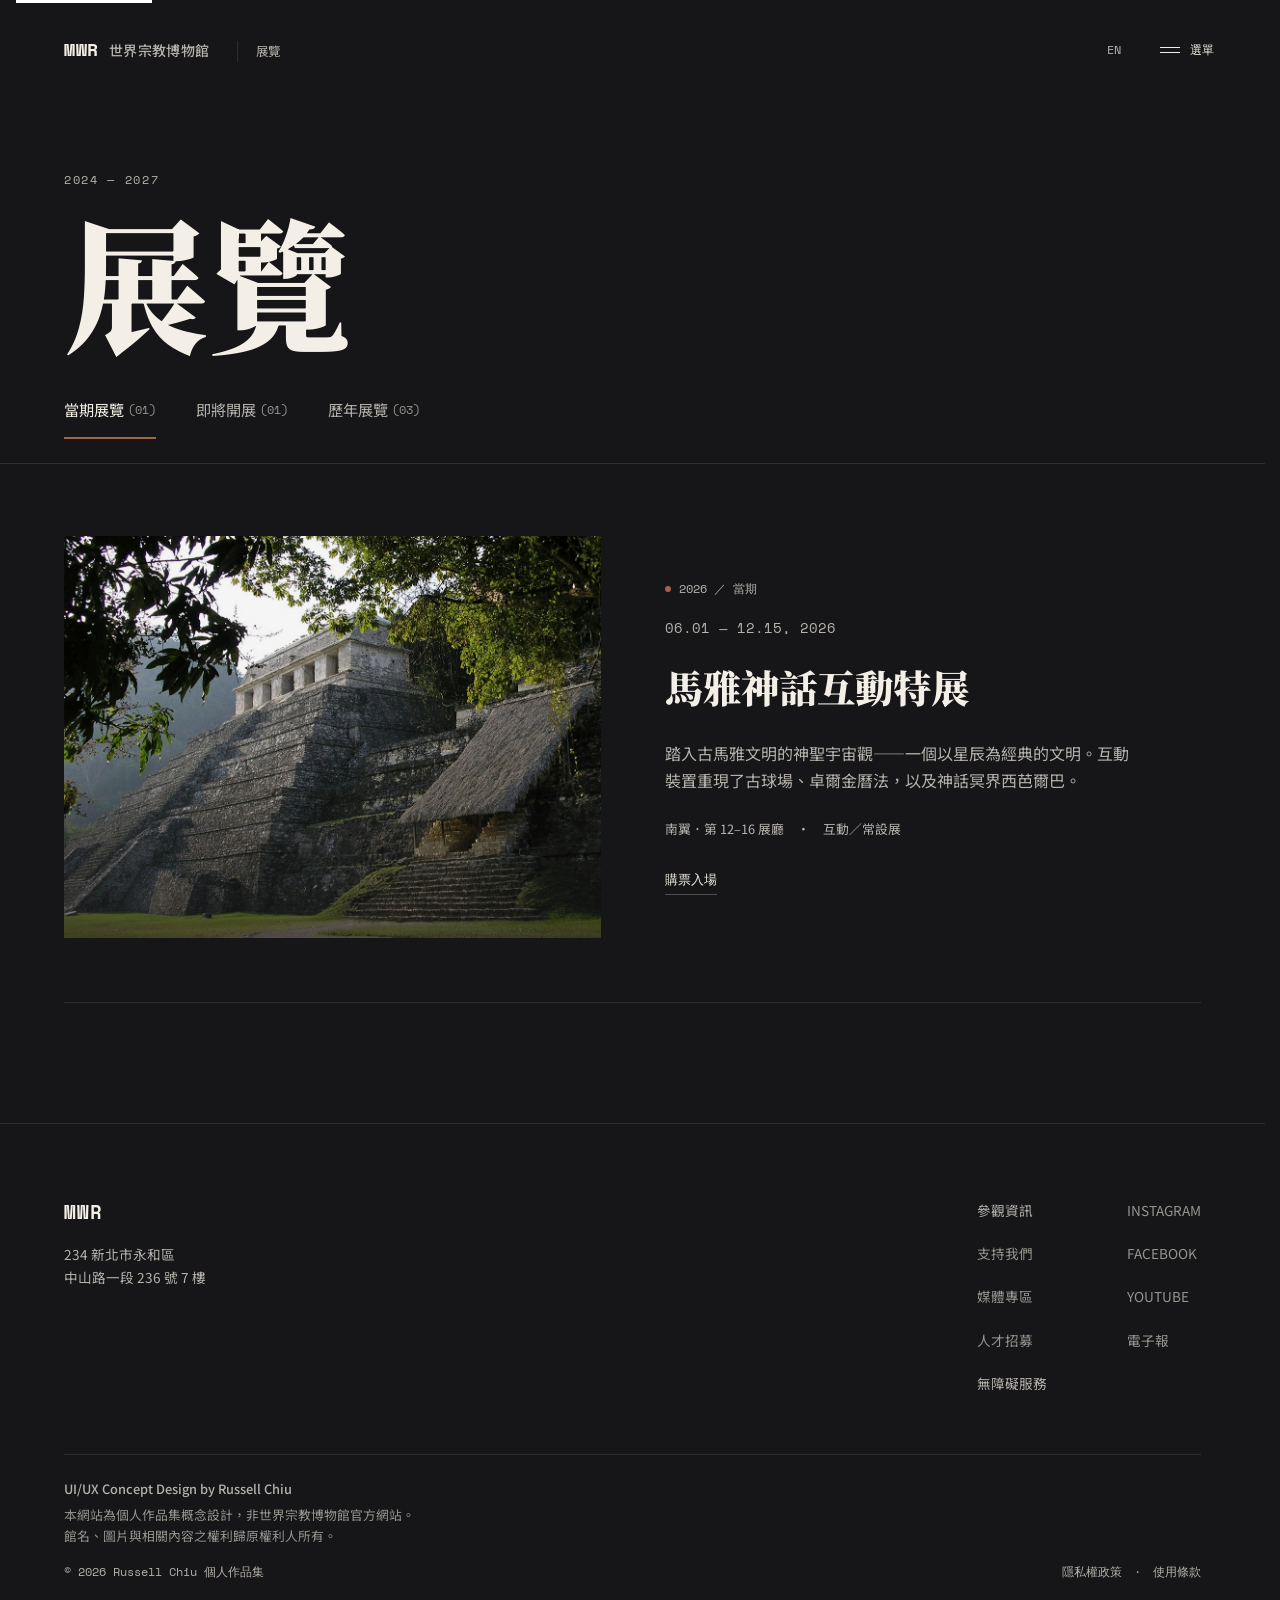
<file: exhibitions.html>
<!doctype html>
<html lang="zh-Hant">
<head>
  <meta charset="UTF-8" />
  <script>
    document.documentElement.setAttribute("data-lang", localStorage.getItem("mwr-lang") || "zh");
  </script>
  <meta name="viewport" content="width=device-width, initial-scale=1.0" />
  <title>展覽｜MWR 世界宗教博物館</title>
  <meta name="description" content="世界宗教博物館當期展覽、即將開展與歷年展覽一覽。" />
  <link rel="preconnect" href="https://fonts.googleapis.com" />
  <link rel="preconnect" href="https://fonts.gstatic.com" crossorigin />
  <link href="https://fonts.googleapis.com/css2?family=Noto+Serif+TC:wght@700;900&family=Noto+Sans+TC:wght@300;400;500&family=Space+Mono:wght@400;700&display=swap" rel="stylesheet" />
  <link rel="stylesheet" href="css/style.css" />
  <link rel="stylesheet" href="css/listing.css" />
</head>
<body data-nav-section="exhibitions" data-title-key="title.exhibitions" data-desc-key="desc.exhibitions">
  <a class="skip-link" href="#main" data-i18n="a11y.skip">跳至主要內容</a>

  <header class="site-header">
    <a href="index.html" class="brand" data-i18n-aria="brand.aria" aria-label="世界宗教博物館首頁">
      <span class="brand-mark">MWR</span>
      <span class="brand-sub" data-i18n="brand.sub">世界宗教博物館</span>
      <span class="crumb" data-i18n="crumb.exhibitions">展覽</span>
    </a>

    <div class="header-actions">
      <button type="button" class="lang-toggle" aria-label="切換為英文" title="切換為英文">EN</button>
      <button class="menu-toggle" data-menu-toggle aria-expanded="false" aria-controls="nav-overlay" aria-label="開啟導覽選單">
        <span class="bars"><span></span><span></span></span>
        <span data-i18n="nav.menu">選單</span>
      </button>
    </div>
  </header>

  <div class="nav-overlay" data-nav-overlay id="nav-overlay" role="dialog" aria-modal="true" data-i18n-aria="nav.dialogLabel" aria-label="主要導覽選單">
    <button class="nav-overlay-close" data-nav-close data-i18n-aria="nav.close" aria-label="關閉選單">
      <span class="bars is-x"><span></span><span></span></span>
      <span data-i18n="nav.close">關閉</span>
    </button>
    <div class="nav-overlay-body">
      <nav class="nav-overlay-main" aria-label="主導覽">
        <a href="visit-hours.html" data-sub="visit" data-i18n="nav.link.visit">參觀</a>
        <a href="exhibitions.html" data-sub="exhibitions" data-i18n="nav.link.exhibitions">展覽</a>
        <a href="collection.html" data-sub="collection" data-i18n="nav.link.collection">館藏</a>
        <a href="about.html" data-sub="about" data-i18n="nav.link.about">關於</a>
      </nav>
      <div class="nav-overlay-side">
        <div class="nav-overlay-sub" data-sub-panel></div>
        <figure class="nav-overlay-figure">
          <div class="photo nav-overlay-photo">
            <img src="assets/images/visit/interior-spiral.jpg" alt="館內東廳挑高天窗與迴旋動線" />
          </div>
          <figcaption data-i18n="nav.figcaption">常設館藏．東廳</figcaption>
        </figure>
      </div>
    </div>
    <div class="nav-overlay-foot">
      <div class="social">
        <span class="is-disabled" aria-disabled="true">INSTAGRAM</span>
        <span class="is-disabled" aria-disabled="true">FACEBOOK</span>
        <span class="is-disabled" aria-disabled="true">YOUTUBE</span>
        <span class="is-disabled" aria-disabled="true" data-i18n="nav.newsletter">電子報</span>
      </div>
      <div class="visit-info" data-i18n="nav.visitinfo">台灣．新北市永和區　·　週二至週日．10:00–17:00，週一休館</div>
    </div>
  </div>

  <main id="main">
    <section class="page-intro">
      <div class="container">
        <span class="eyebrow">2024 — 2027</span>
        <h1 class="display-title" data-i18n="exh.title">展覽</h1>
      </div>
    </section>

    <section class="filter-tabs-wrap">
      <div class="container">
        <div class="filter-tabs" role="tablist" aria-label="展覽篩選">
          <button class="filter-tab is-active" role="tab" aria-selected="true" aria-controls="panel-current" data-tab="current">
            <span data-i18n="exh.tab.current">當期展覽</span> <span class="mono">(01)</span>
          </button>
          <button class="filter-tab" role="tab" aria-selected="false" aria-controls="panel-upcoming" data-tab="upcoming">
            <span data-i18n="exh.tab.upcoming">即將開展</span> <span class="mono">(01)</span>
          </button>
          <button class="filter-tab" role="tab" aria-selected="false" aria-controls="panel-past" data-tab="past">
            <span data-i18n="exh.tab.past">歷年展覽</span> <span class="mono">(03)</span>
          </button>
        </div>
      </div>
    </section>

    <section class="listing-section">
      <div class="container">
        <div id="panel-current" class="exhibit-panel" role="tabpanel">
          <article class="exhibit-row">
            <div class="exhibit-figure photo">
              <img src="assets/images/exhibitions/maya-temple.jpg" alt="馬雅神話互動特展展出的叢林神廟遺跡" />
            </div>
            <div class="exhibit-copy">
              <span class="mono exhibit-status" data-i18n="exh.maya.status">2026 ／ 當期</span>
              <span class="mono exhibit-dates">06.01 — 12.15, 2026</span>
              <h2 class="exhibit-title" data-i18n="exh.maya.title">馬雅神話互動特展</h2>
              <p data-i18n="exh.maya.desc">踏入古馬雅文明的神聖宇宙觀——一個以星辰為經典的文明。互動裝置重現了古球場、卓爾金曆法，以及神話冥界西芭爾巴。</p>
              <span class="exhibit-venue" data-i18n="exh.maya.venue">南翼．第 12–16 展廳　·　互動／常設展</span>
              <a href="visit-tickets.html" class="text-link" data-i18n="exh.cta.tickets">購票入場</a>
            </div>
          </article>
        </div>

        <div id="panel-upcoming" class="exhibit-panel" role="tabpanel" hidden>
          <article class="exhibit-row">
            <div class="exhibit-figure photo">
              <img src="assets/images/exhibitions/vishnu-relief.jpg" alt="恆河展區展出的神祇石雕" />
            </div>
            <div class="exhibit-copy">
              <span class="mono exhibit-status" data-i18n="exh.ganges.status">2027 ／ 即將開展</span>
              <span class="mono exhibit-dates">04.05 — 07.14, 2027</span>
              <h2 class="exhibit-title" data-i18n="exh.ganges.title">恆河：眾神與人民之河</h2>
              <p data-i18n="exh.ganges.desc">追溯 2,500 公里的神聖地理——恆河作為朝聖之路、生態危機與活生生的神祇，在攝影、文物與見證中呈現。</p>
              <span class="exhibit-venue" data-i18n="exh.ganges.venue">北廳．第 1–3 展廳</span>
              <a href="visit-tickets.html" class="text-link" data-i18n="exh.cta.tickets">購票入場</a>
            </div>
          </article>
        </div>

        <div id="panel-past" class="exhibit-panel" role="tabpanel" hidden>
          <article class="exhibit-row">
            <div class="exhibit-figure photo">
              <img src="assets/images/exhibitions/sufi-corridor.jpg" alt="蘇菲之道展區的溫暖光影長廊意象" />
            </div>
            <div class="exhibit-copy">
              <span class="mono exhibit-status" data-i18n="exh.sufi.status">2026 ／ 已結束</span>
              <span class="mono exhibit-dates">01.10 — 04.20, 2026</span>
              <h2 class="exhibit-title" data-i18n="exh.sufi.title">蘇菲之道：聲音、靜默與臣服</h2>
              <p data-i18n="exh.sufi.desc">一場深入伊斯蘭神秘主義的沉浸之旅——透過音樂、書法與神聖空間的幾何美學，探索自我與神聖之間的距離。</p>
              <span class="exhibit-venue" data-i18n="exh.sufi.venue">東翼．第 4–7 展廳</span>
              <a href="collection.html" class="text-link" data-i18n="exh.cta.archive">查看典藏</a>
            </div>
          </article>
          <article class="exhibit-row">
            <div class="exhibit-figure photo">
              <img src="assets/images/exhibitions/light-reverence.jpg" alt="光與虔敬展區的彩色玻璃光影" />
            </div>
            <div class="exhibit-copy">
              <span class="mono exhibit-status" data-i18n="exh.light.status">2025 ／ 已結束</span>
              <span class="mono exhibit-dates">03.08 — 09.28, 2025</span>
              <h2 class="exhibit-title" data-i18n="exh.light.title">光與虔敬：基督宗教聖像藝術</h2>
              <p data-i18n="exh.light.desc">跨越七個世紀的神聖圖像創作，橫貫東方正教與西方天主教傳統——光如何成為神學的語言。</p>
              <span class="exhibit-venue" data-i18n="exh.light.venue">南翼．第 8–11 展廳</span>
              <a href="collection.html" class="text-link" data-i18n="exh.cta.archive">查看典藏</a>
            </div>
          </article>
          <article class="exhibit-row">
            <div class="exhibit-figure photo">
              <img src="assets/images/exhibitions/shinto-torii-red.jpg" alt="神道展區的紅色鳥居" />
            </div>
            <div class="exhibit-copy">
              <span class="mono exhibit-status" data-i18n="exh.shinto.status">2024 ／ 已結束</span>
              <span class="mono exhibit-dates">06.15 — 12.30, 2024</span>
              <h2 class="exhibit-title" data-i18n="exh.shinto.title">神道：以自然為神社</h2>
              <p data-i18n="exh.shinto.desc">探索日本最古老的精神傳統——對棲居於山嶽、河川與古老森林中之神靈的崇敬，透過攝影、陶藝與儀式器物呈現。</p>
              <span class="exhibit-venue" data-i18n="exh.shinto.venue">西翼．第 14–16 展廳</span>
              <a href="collection.html" class="text-link" data-i18n="exh.cta.archive">查看典藏</a>
            </div>
          </article>
        </div>
      </div>
    </section>
  </main>

  <footer class="site-footer">
    <div class="footer-top">
      <div class="footer-brand">
        <span class="brand-mark">MWR</span>
        <address data-i18n="footer.address">234 新北市永和區<br />中山路一段 236 號 7 樓</address>
      </div>
      <div class="footer-links">
        <div class="footer-col">
          <a href="visit-hours.html" data-i18n="footer.visitinfo">參觀資訊</a>
          <span class="is-disabled" aria-disabled="true" data-i18n="footer.support">支持我們</span>
          <span class="is-disabled" aria-disabled="true" data-i18n="footer.press">媒體專區</span>
          <span class="is-disabled" aria-disabled="true" data-i18n="footer.careers">人才招募</span>
          <a href="visit-accessibility.html" data-i18n="footer.accessibility">無障礙服務</a>
        </div>
        <div class="footer-col">
          <span class="is-disabled" aria-disabled="true">INSTAGRAM</span>
          <span class="is-disabled" aria-disabled="true">FACEBOOK</span>
          <span class="is-disabled" aria-disabled="true">YOUTUBE</span>
          <span class="is-disabled" aria-disabled="true" data-i18n="footer.newsletter">電子報</span>
        </div>
      </div>
    </div>
    <div class="footer-bottom">
      <div class="footer-disclaimer">
        <p data-i18n="footer.credit">UI/UX Concept Design by Russell Chiu</p>
        <p data-i18n="footer.disclaimer">本網站為個人作品集概念設計，非世界宗教博物館官方網站。</p>
        <p data-i18n="footer.rightsNote">館名、圖片與相關內容之權利歸原權利人所有。</p>
      </div>
      <div class="footer-bottom-row">
        <span data-i18n="footer.copyright">© 2026 Russell Chiu 個人作品集</span>
        <span data-i18n="footer.legal">隱私權政策　·　使用條款</span>
      </div>
    </div>
  </footer>

  <script src="js/i18n.js"></script>
  <script src="js/main.js"></script>
  <script src="js/reveal.js"></script>
  <script src="js/tabs.js"></script>
</body>
</html>
</file>
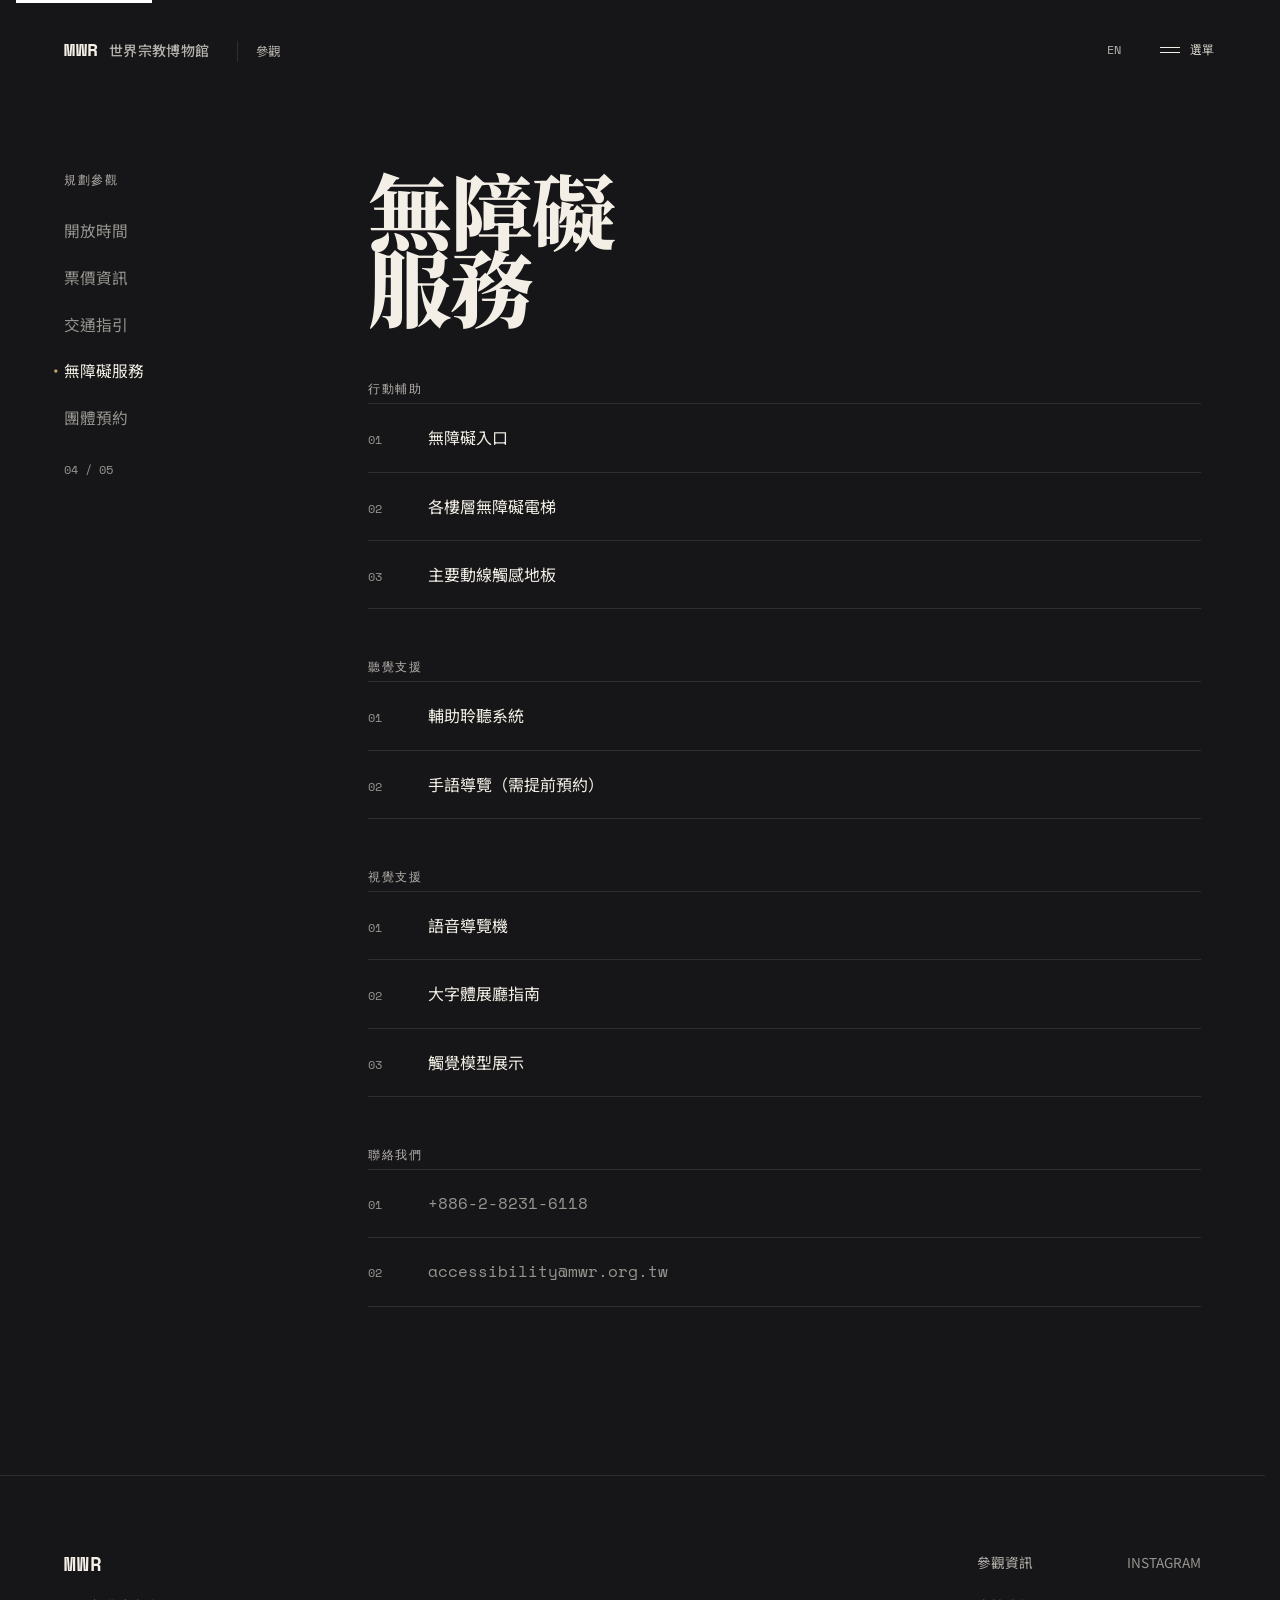
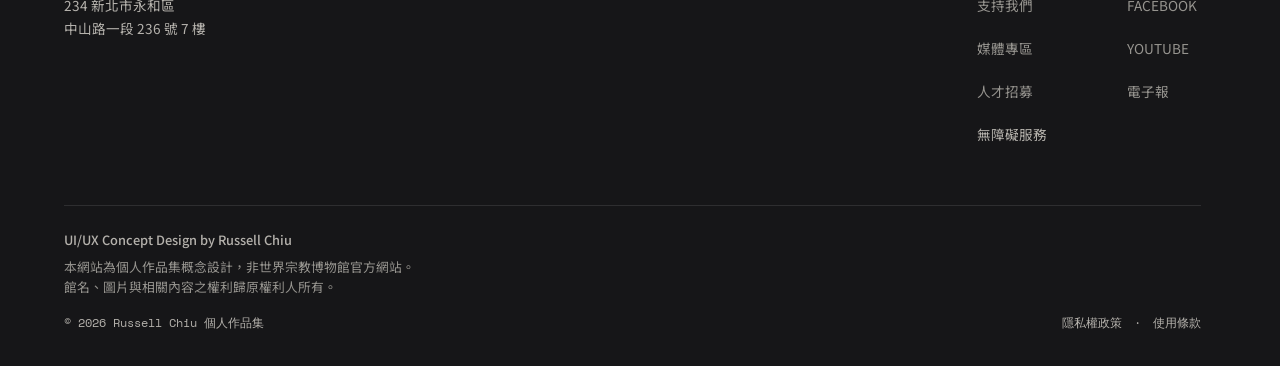
<file: visit-accessibility.html>
<!doctype html>
<html lang="zh-Hant">
<head>
  <meta charset="UTF-8" />
  <script>
    document.documentElement.setAttribute("data-lang", localStorage.getItem("mwr-lang") || "zh");
  </script>
  <meta name="viewport" content="width=device-width, initial-scale=1.0" />
  <title>無障礙服務｜參觀｜MWR 世界宗教博物館</title>
  <meta name="description" content="世界宗教博物館行動輔助、聽覺支援與視覺支援等無障礙服務。" />
  <link rel="preconnect" href="https://fonts.googleapis.com" />
  <link rel="preconnect" href="https://fonts.gstatic.com" crossorigin />
  <link href="https://fonts.googleapis.com/css2?family=Noto+Serif+TC:wght@700;900&family=Noto+Sans+TC:wght@300;400;500&family=Space+Mono:wght@400;700&display=swap" rel="stylesheet" />
  <link rel="stylesheet" href="css/style.css" />
  <link rel="stylesheet" href="css/visit.css" />
</head>
<body data-nav-section="visit" data-title-key="title.visitAccessibility" data-desc-key="desc.visitAccessibility">
  <a class="skip-link" href="#main" data-i18n="a11y.skip">跳至主要內容</a>

  <header class="site-header">
    <a href="index.html" class="brand" data-i18n-aria="brand.aria" aria-label="世界宗教博物館首頁">
      <span class="brand-mark">MWR</span>
      <span class="brand-sub" data-i18n="brand.sub">世界宗教博物館</span>
      <span class="crumb" data-i18n="crumb.visit">參觀</span>
    </a>

    <div class="header-actions">
      <button type="button" class="lang-toggle" aria-label="切換為英文" title="切換為英文">EN</button>
      <button class="menu-toggle" data-menu-toggle aria-expanded="false" aria-controls="nav-overlay" aria-label="開啟導覽選單">
        <span class="bars"><span></span><span></span></span>
        <span data-i18n="nav.menu">選單</span>
      </button>
    </div>
  </header>

  <div class="nav-overlay" data-nav-overlay id="nav-overlay" role="dialog" aria-modal="true" data-i18n-aria="nav.dialogLabel" aria-label="主要導覽選單">
    <button class="nav-overlay-close" data-nav-close data-i18n-aria="nav.close" aria-label="關閉選單">
      <span class="bars is-x"><span></span><span></span></span>
      <span data-i18n="nav.close">關閉</span>
    </button>
    <div class="nav-overlay-body">
      <nav class="nav-overlay-main" aria-label="主導覽">
        <a href="visit-hours.html" data-sub="visit" data-i18n="nav.link.visit">參觀</a>
        <a href="exhibitions.html" data-sub="exhibitions" data-i18n="nav.link.exhibitions">展覽</a>
        <a href="collection.html" data-sub="collection" data-i18n="nav.link.collection">館藏</a>
        <a href="about.html" data-sub="about" data-i18n="nav.link.about">關於</a>
      </nav>
      <div class="nav-overlay-side">
        <div class="nav-overlay-sub" data-sub-panel></div>
        <figure class="nav-overlay-figure">
          <div class="photo nav-overlay-photo">
            <img src="assets/images/visit/interior-spiral.jpg" alt="館內東廳挑高天窗與迴旋動線" />
          </div>
          <figcaption data-i18n="nav.figcaption">常設館藏．東廳</figcaption>
        </figure>
      </div>
    </div>
    <div class="nav-overlay-foot">
      <div class="social">
        <span class="is-disabled" aria-disabled="true">INSTAGRAM</span>
        <span class="is-disabled" aria-disabled="true">FACEBOOK</span>
        <span class="is-disabled" aria-disabled="true">YOUTUBE</span>
        <span class="is-disabled" aria-disabled="true" data-i18n="nav.newsletter">電子報</span>
      </div>
      <div class="visit-info" data-i18n="nav.visitinfo">台灣．新北市永和區　·　週二至週日．10:00–17:00，週一休館</div>
    </div>
  </div>

  <main id="main">
    <section class="visit-section">
      <div class="container visit-grid">
        <aside class="visit-sidebar">
          <span class="eyebrow" data-i18n="visit.sidebar.eyebrow">規劃參觀</span>
          <nav class="visit-nav" aria-label="參觀資訊子導覽">
            <a href="visit-hours.html" class="visit-nav-link" data-i18n="visit.nav.hours">開放時間</a>
            <a href="visit-tickets.html" class="visit-nav-link" data-i18n="visit.nav.tickets">票價資訊</a>
            <a href="visit-transport.html" class="visit-nav-link" data-i18n="visit.nav.transport">交通指引</a>
            <a href="visit-accessibility.html" class="visit-nav-link is-current" data-i18n="visit.nav.accessibility">無障礙服務</a>
            <a href="visit-group.html" class="visit-nav-link" data-i18n="visit.nav.group">團體預約</a>
          </nav>
          <span class="mono visit-page-count">04 / 05</span>
        </aside>

        <div class="visit-content">
          <h1 class="display-title visit-title" data-i18n="visit.a11y.title">無障礙<br />服務</h1>

          <div class="info-group">
            <span class="eyebrow" data-i18n="visit.a11y.mobility.eyebrow">行動輔助</span>
            <div class="a11y-list">
              <div class="a11y-item"><span class="mono">01</span><span class="a11y-text" data-i18n="visit.a11y.mobility1">無障礙入口</span></div>
              <div class="a11y-item"><span class="mono">02</span><span class="a11y-text" data-i18n="visit.a11y.mobility2">各樓層無障礙電梯</span></div>
              <div class="a11y-item"><span class="mono">03</span><span class="a11y-text" data-i18n="visit.a11y.mobility3">主要動線觸感地板</span></div>
            </div>
          </div>

          <div class="info-group">
            <span class="eyebrow" data-i18n="visit.a11y.hearing.eyebrow">聽覺支援</span>
            <div class="a11y-list">
              <div class="a11y-item"><span class="mono">01</span><span class="a11y-text" data-i18n="visit.a11y.hearing1">輔助聆聽系統</span></div>
              <div class="a11y-item"><span class="mono">02</span><span class="a11y-text" data-i18n="visit.a11y.hearing2">手語導覽（需提前預約）</span></div>
            </div>
          </div>

          <div class="info-group">
            <span class="eyebrow" data-i18n="visit.a11y.visual.eyebrow">視覺支援</span>
            <div class="a11y-list">
              <div class="a11y-item"><span class="mono">01</span><span class="a11y-text" data-i18n="visit.a11y.visual1">語音導覽機</span></div>
              <div class="a11y-item"><span class="mono">02</span><span class="a11y-text" data-i18n="visit.a11y.visual2">大字體展廳指南</span></div>
              <div class="a11y-item"><span class="mono">03</span><span class="a11y-text" data-i18n="visit.a11y.visual3">觸覺模型展示</span></div>
            </div>
          </div>

          <div class="info-group">
            <span class="eyebrow" data-i18n="visit.a11y.contact.eyebrow">聯絡我們</span>
            <div class="a11y-list">
              <div class="a11y-item"><span class="mono">01</span><span class="a11y-text mono">+886-2-8231-6118</span></div>
              <div class="a11y-item"><span class="mono">02</span><span class="a11y-text mono">accessibility@mwr.org.tw</span></div>
            </div>
          </div>
        </div>
      </div>
    </section>
  </main>

  <footer class="site-footer">
    <div class="footer-top">
      <div class="footer-brand">
        <span class="brand-mark">MWR</span>
        <address data-i18n="footer.address">234 新北市永和區<br />中山路一段 236 號 7 樓</address>
      </div>
      <div class="footer-links">
        <div class="footer-col">
          <a href="visit-hours.html" data-i18n="footer.visitinfo">參觀資訊</a>
          <span class="is-disabled" aria-disabled="true" data-i18n="footer.support">支持我們</span>
          <span class="is-disabled" aria-disabled="true" data-i18n="footer.press">媒體專區</span>
          <span class="is-disabled" aria-disabled="true" data-i18n="footer.careers">人才招募</span>
          <a href="visit-accessibility.html" data-i18n="footer.accessibility">無障礙服務</a>
        </div>
        <div class="footer-col">
          <span class="is-disabled" aria-disabled="true">INSTAGRAM</span>
          <span class="is-disabled" aria-disabled="true">FACEBOOK</span>
          <span class="is-disabled" aria-disabled="true">YOUTUBE</span>
          <span class="is-disabled" aria-disabled="true" data-i18n="footer.newsletter">電子報</span>
        </div>
      </div>
    </div>
    <div class="footer-bottom">
      <div class="footer-disclaimer">
        <p data-i18n="footer.credit">UI/UX Concept Design by Russell Chiu</p>
        <p data-i18n="footer.disclaimer">本網站為個人作品集概念設計，非世界宗教博物館官方網站。</p>
        <p data-i18n="footer.rightsNote">館名、圖片與相關內容之權利歸原權利人所有。</p>
      </div>
      <div class="footer-bottom-row">
        <span data-i18n="footer.copyright">© 2026 Russell Chiu 個人作品集</span>
        <span data-i18n="footer.legal">隱私權政策　·　使用條款</span>
      </div>
    </div>
  </footer>

  <script src="js/i18n.js"></script>
  <script src="js/main.js"></script>
  <script src="js/reveal.js"></script>
</body>
</html>
</file>
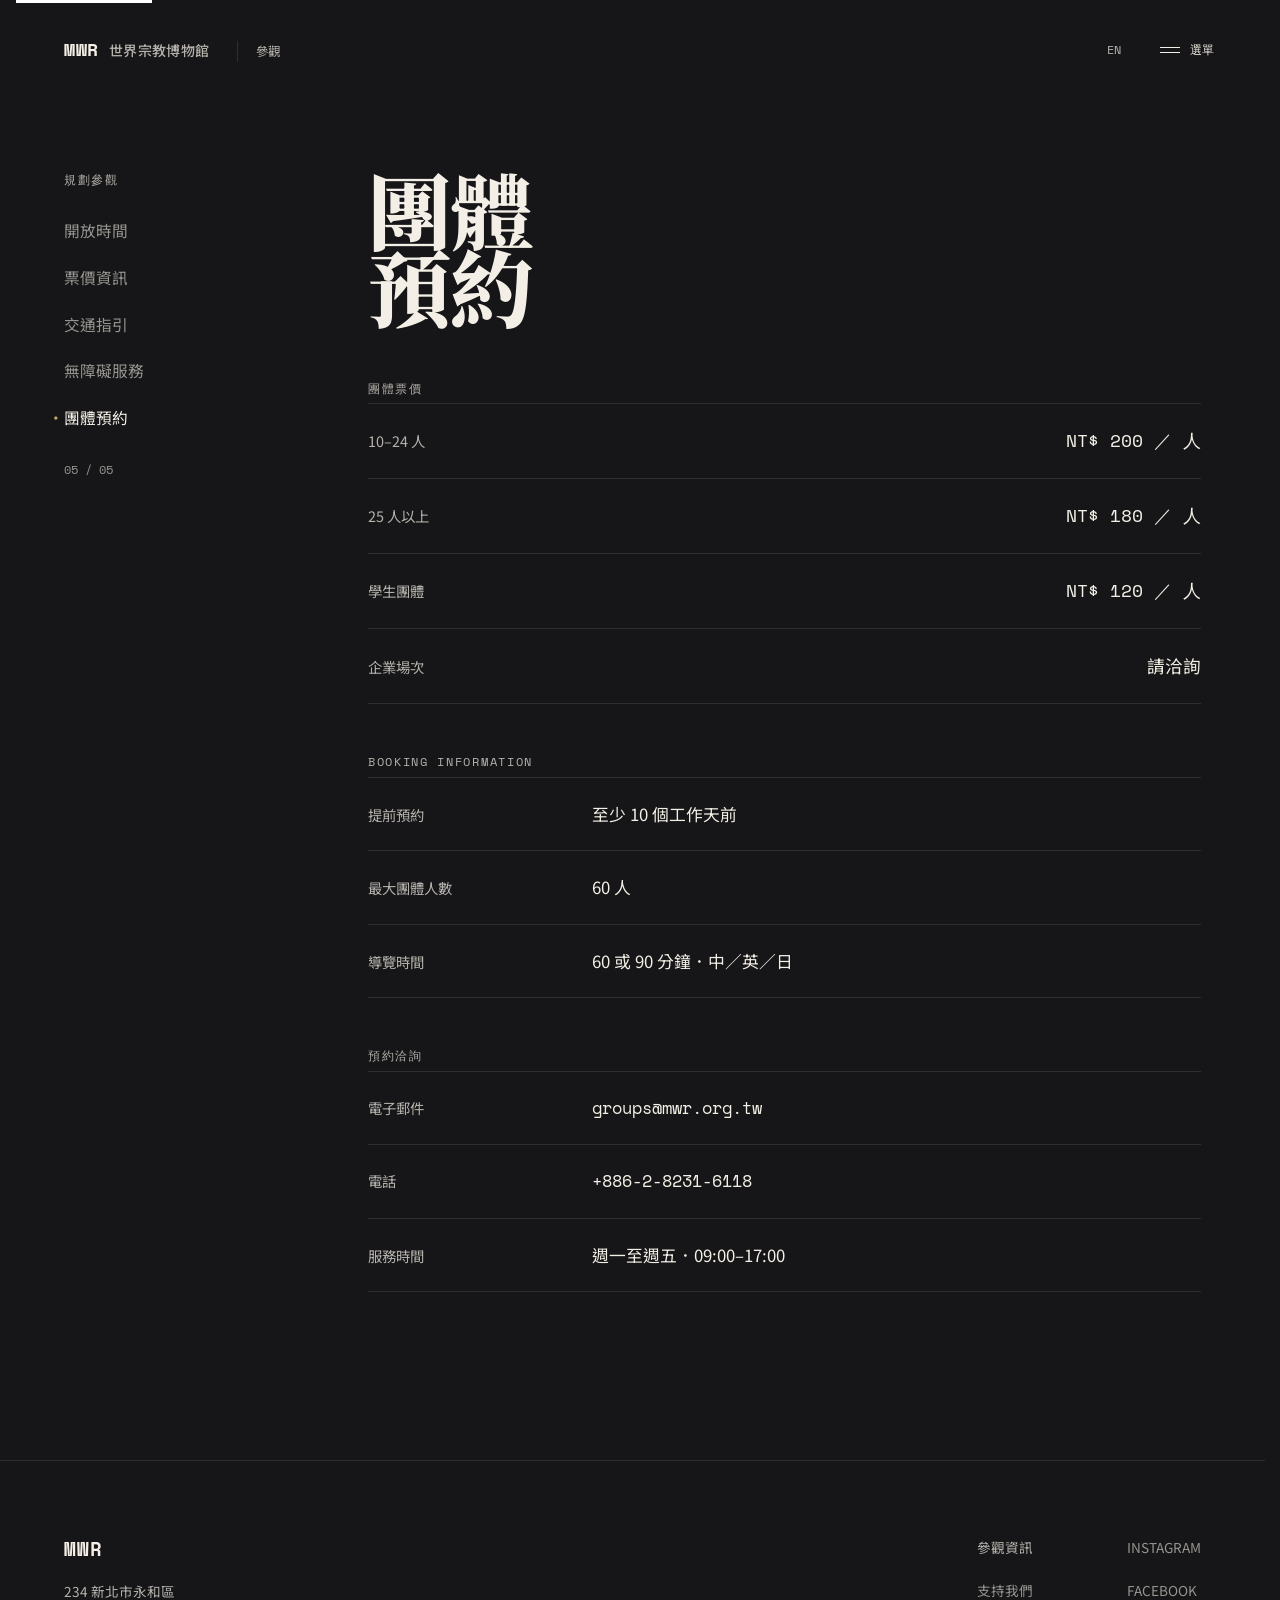
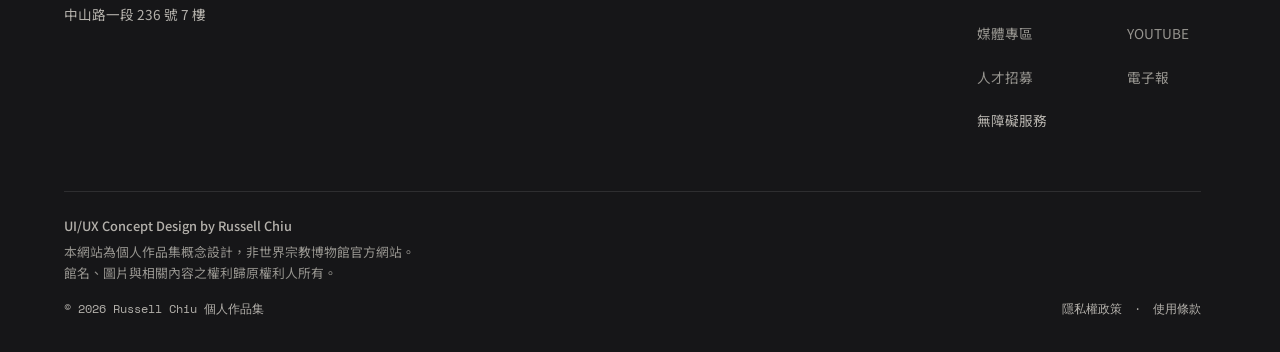
<file: visit-group.html>
<!doctype html>
<html lang="zh-Hant">
<head>
  <meta charset="UTF-8" />
  <script>
    document.documentElement.setAttribute("data-lang", localStorage.getItem("mwr-lang") || "zh");
  </script>
  <meta name="viewport" content="width=device-width, initial-scale=1.0" />
  <title>團體預約｜參觀｜MWR 世界宗教博物館</title>
  <meta name="description" content="世界宗教博物館團體票價與團體預約洽詢資訊。" />
  <link rel="preconnect" href="https://fonts.googleapis.com" />
  <link rel="preconnect" href="https://fonts.gstatic.com" crossorigin />
  <link href="https://fonts.googleapis.com/css2?family=Noto+Serif+TC:wght@700;900&family=Noto+Sans+TC:wght@300;400;500&family=Space+Mono:wght@400;700&display=swap" rel="stylesheet" />
  <link rel="stylesheet" href="css/style.css" />
  <link rel="stylesheet" href="css/visit.css" />
</head>
<body data-nav-section="visit" data-title-key="title.visitGroup" data-desc-key="desc.visitGroup">
  <a class="skip-link" href="#main" data-i18n="a11y.skip">跳至主要內容</a>

  <header class="site-header">
    <a href="index.html" class="brand" data-i18n-aria="brand.aria" aria-label="世界宗教博物館首頁">
      <span class="brand-mark">MWR</span>
      <span class="brand-sub" data-i18n="brand.sub">世界宗教博物館</span>
      <span class="crumb" data-i18n="crumb.visit">參觀</span>
    </a>

    <div class="header-actions">
      <button type="button" class="lang-toggle" aria-label="切換為英文" title="切換為英文">EN</button>
      <button class="menu-toggle" data-menu-toggle aria-expanded="false" aria-controls="nav-overlay" aria-label="開啟導覽選單">
        <span class="bars"><span></span><span></span></span>
        <span data-i18n="nav.menu">選單</span>
      </button>
    </div>
  </header>

  <div class="nav-overlay" data-nav-overlay id="nav-overlay" role="dialog" aria-modal="true" data-i18n-aria="nav.dialogLabel" aria-label="主要導覽選單">
    <button class="nav-overlay-close" data-nav-close data-i18n-aria="nav.close" aria-label="關閉選單">
      <span class="bars is-x"><span></span><span></span></span>
      <span data-i18n="nav.close">關閉</span>
    </button>
    <div class="nav-overlay-body">
      <nav class="nav-overlay-main" aria-label="主導覽">
        <a href="visit-hours.html" data-sub="visit" data-i18n="nav.link.visit">參觀</a>
        <a href="exhibitions.html" data-sub="exhibitions" data-i18n="nav.link.exhibitions">展覽</a>
        <a href="collection.html" data-sub="collection" data-i18n="nav.link.collection">館藏</a>
        <a href="about.html" data-sub="about" data-i18n="nav.link.about">關於</a>
      </nav>
      <div class="nav-overlay-side">
        <div class="nav-overlay-sub" data-sub-panel></div>
        <figure class="nav-overlay-figure">
          <div class="photo nav-overlay-photo">
            <img src="assets/images/visit/interior-spiral.jpg" alt="館內東廳挑高天窗與迴旋動線" />
          </div>
          <figcaption data-i18n="nav.figcaption">常設館藏．東廳</figcaption>
        </figure>
      </div>
    </div>
    <div class="nav-overlay-foot">
      <div class="social">
        <span class="is-disabled" aria-disabled="true">INSTAGRAM</span>
        <span class="is-disabled" aria-disabled="true">FACEBOOK</span>
        <span class="is-disabled" aria-disabled="true">YOUTUBE</span>
        <span class="is-disabled" aria-disabled="true" data-i18n="nav.newsletter">電子報</span>
      </div>
      <div class="visit-info" data-i18n="nav.visitinfo">台灣．新北市永和區　·　週二至週日．10:00–17:00，週一休館</div>
    </div>
  </div>

  <main id="main">
    <section class="visit-section">
      <div class="container visit-grid">
        <aside class="visit-sidebar">
          <span class="eyebrow" data-i18n="visit.sidebar.eyebrow">規劃參觀</span>
          <nav class="visit-nav" aria-label="參觀資訊子導覽">
            <a href="visit-hours.html" class="visit-nav-link" data-i18n="visit.nav.hours">開放時間</a>
            <a href="visit-tickets.html" class="visit-nav-link" data-i18n="visit.nav.tickets">票價資訊</a>
            <a href="visit-transport.html" class="visit-nav-link" data-i18n="visit.nav.transport">交通指引</a>
            <a href="visit-accessibility.html" class="visit-nav-link" data-i18n="visit.nav.accessibility">無障礙服務</a>
            <a href="visit-group.html" class="visit-nav-link is-current" data-i18n="visit.nav.group">團體預約</a>
          </nav>
          <span class="mono visit-page-count">05 / 05</span>
        </aside>

        <div class="visit-content">
          <h1 class="display-title visit-title" data-i18n="visit.group.title">團體<br />預約</h1>

          <div class="info-group">
            <span class="eyebrow" data-i18n="visit.group.rates.eyebrow">團體票價</span>
            <div class="info-rows">
              <div class="info-row"><span class="info-label" data-i18n="visit.group.rate1">10–24 人</span><span></span><span class="info-price mono" data-i18n="visit.group.price1">NT$ 200 ／ 人</span></div>
              <div class="info-row"><span class="info-label" data-i18n="visit.group.rate2">25 人以上</span><span></span><span class="info-price mono" data-i18n="visit.group.price2">NT$ 180 ／ 人</span></div>
              <div class="info-row"><span class="info-label" data-i18n="visit.group.rate3">學生團體</span><span></span><span class="info-price mono" data-i18n="visit.group.price3">NT$ 120 ／ 人</span></div>
              <div class="info-row"><span class="info-label" data-i18n="visit.group.rate4">企業場次</span><span></span><span class="info-price" data-i18n="visit.group.inquire">請洽詢</span></div>
            </div>
          </div>

          <div class="info-group">
            <span class="eyebrow">BOOKING INFORMATION</span>
            <div class="info-rows">
              <div class="info-row"><span class="info-label" data-i18n="visit.group.advance.label">提前預約</span><span class="info-value" data-i18n="visit.group.advance.value">至少 10 個工作天前</span><span></span></div>
              <div class="info-row"><span class="info-label" data-i18n="visit.group.maxsize.label">最大團體人數</span><span class="info-value" data-i18n="visit.group.maxsize.value">60 人</span><span></span></div>
              <div class="info-row"><span class="info-label" data-i18n="visit.group.duration.label">導覽時間</span><span class="info-value" data-i18n="visit.group.duration.value">60 或 90 分鐘．中／英／日</span><span></span></div>
            </div>
          </div>

          <div class="info-group">
            <span class="eyebrow" data-i18n="visit.group.inquiries.eyebrow">預約洽詢</span>
            <div class="info-rows">
              <div class="info-row"><span class="info-label" data-i18n="visit.group.email.label">電子郵件</span><span class="info-value mono">groups@mwr.org.tw</span><span></span></div>
              <div class="info-row"><span class="info-label" data-i18n="visit.group.phone.label">電話</span><span class="info-value mono">+886-2-8231-6118</span><span></span></div>
              <div class="info-row"><span class="info-label" data-i18n="visit.group.servicehours.label">服務時間</span><span class="info-value" data-i18n="visit.group.servicehours.value">週一至週五．09:00–17:00</span><span></span></div>
            </div>
          </div>
        </div>
      </div>
    </section>
  </main>

  <footer class="site-footer">
    <div class="footer-top">
      <div class="footer-brand">
        <span class="brand-mark">MWR</span>
        <address data-i18n="footer.address">234 新北市永和區<br />中山路一段 236 號 7 樓</address>
      </div>
      <div class="footer-links">
        <div class="footer-col">
          <a href="visit-hours.html" data-i18n="footer.visitinfo">參觀資訊</a>
          <span class="is-disabled" aria-disabled="true" data-i18n="footer.support">支持我們</span>
          <span class="is-disabled" aria-disabled="true" data-i18n="footer.press">媒體專區</span>
          <span class="is-disabled" aria-disabled="true" data-i18n="footer.careers">人才招募</span>
          <a href="visit-accessibility.html" data-i18n="footer.accessibility">無障礙服務</a>
        </div>
        <div class="footer-col">
          <span class="is-disabled" aria-disabled="true">INSTAGRAM</span>
          <span class="is-disabled" aria-disabled="true">FACEBOOK</span>
          <span class="is-disabled" aria-disabled="true">YOUTUBE</span>
          <span class="is-disabled" aria-disabled="true" data-i18n="footer.newsletter">電子報</span>
        </div>
      </div>
    </div>
    <div class="footer-bottom">
      <div class="footer-disclaimer">
        <p data-i18n="footer.credit">UI/UX Concept Design by Russell Chiu</p>
        <p data-i18n="footer.disclaimer">本網站為個人作品集概念設計，非世界宗教博物館官方網站。</p>
        <p data-i18n="footer.rightsNote">館名、圖片與相關內容之權利歸原權利人所有。</p>
      </div>
      <div class="footer-bottom-row">
        <span data-i18n="footer.copyright">© 2026 Russell Chiu 個人作品集</span>
        <span data-i18n="footer.legal">隱私權政策　·　使用條款</span>
      </div>
    </div>
  </footer>

  <script src="js/i18n.js"></script>
  <script src="js/main.js"></script>
  <script src="js/reveal.js"></script>
</body>
</html>
</file>
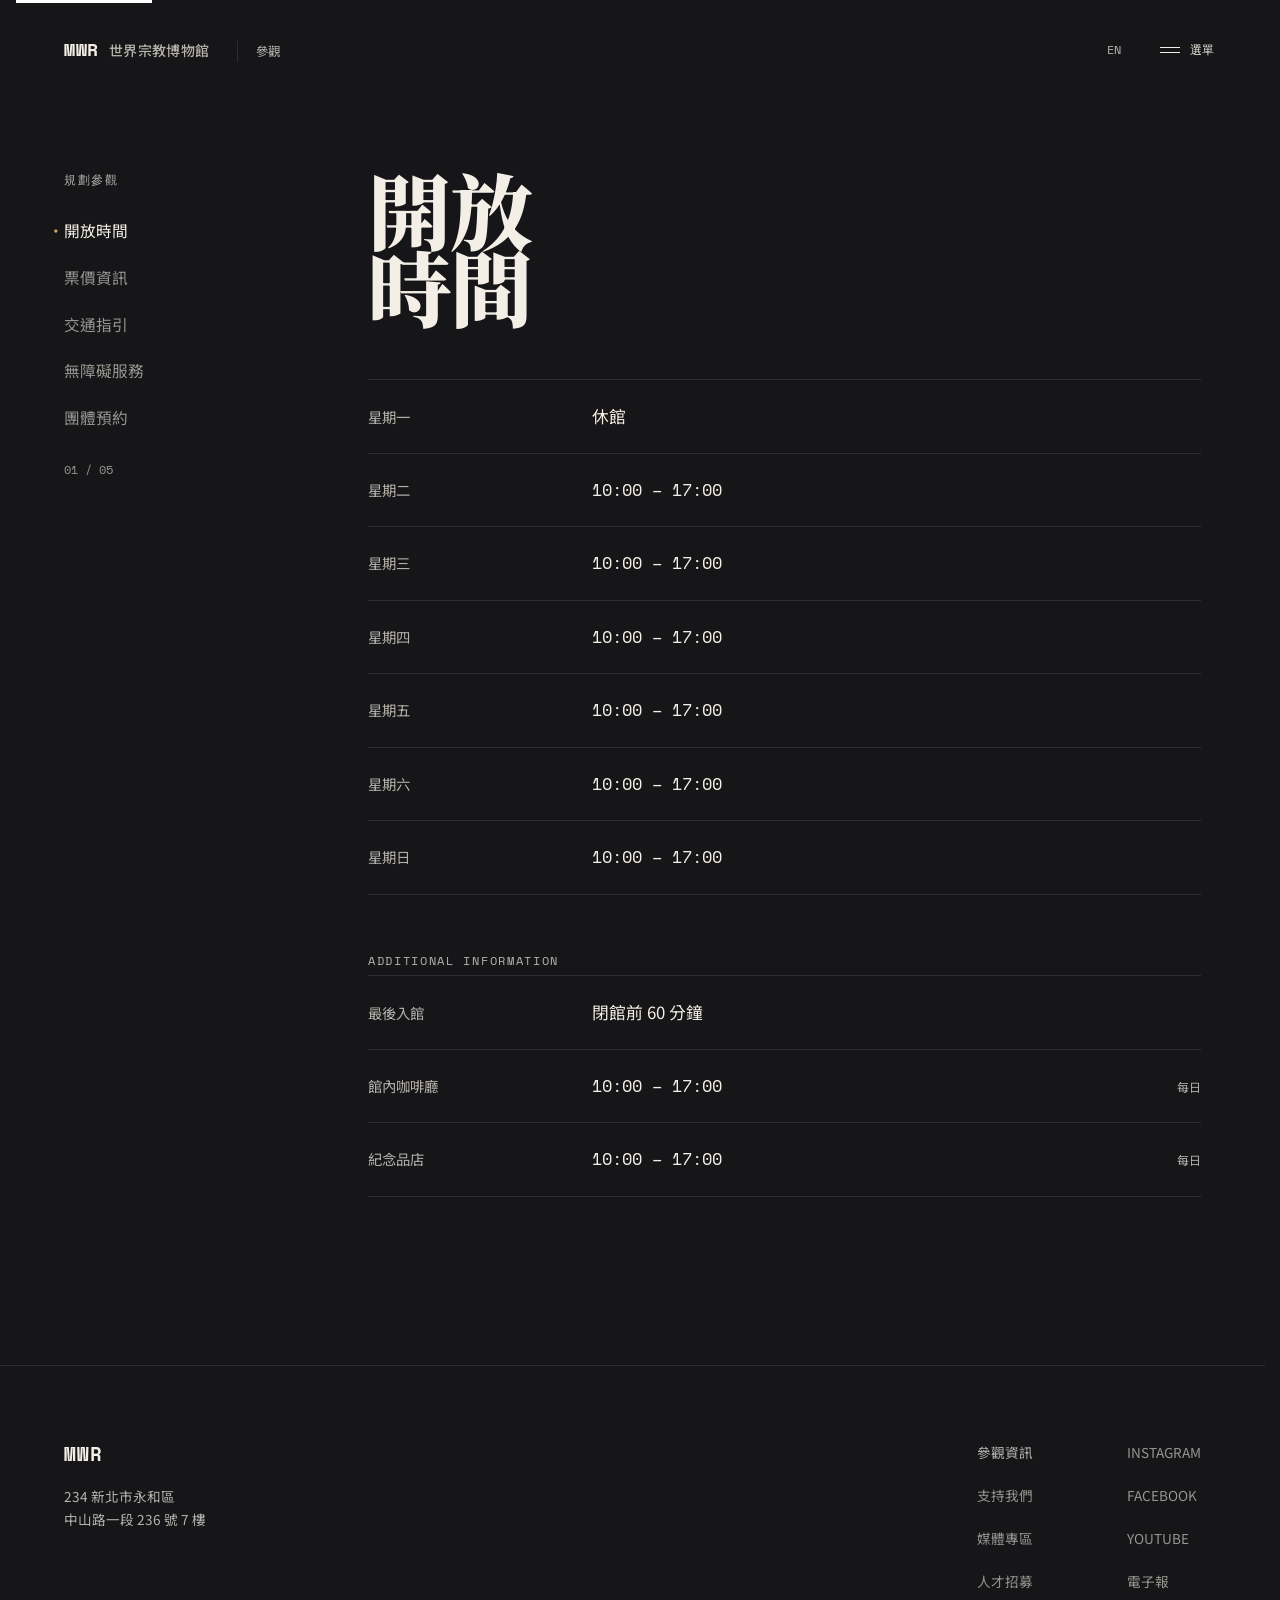
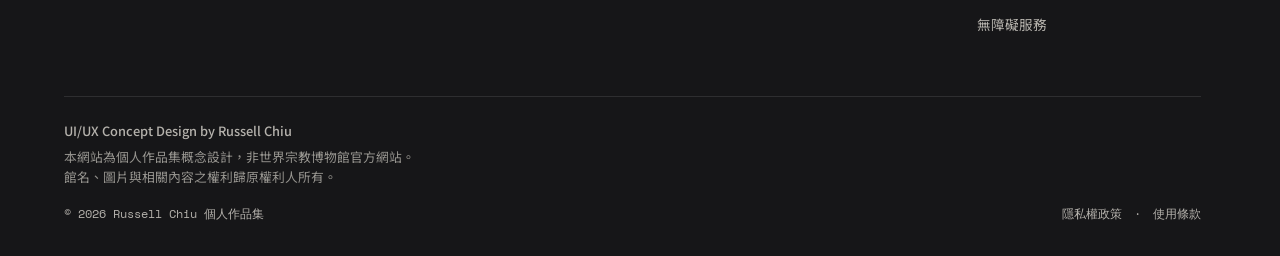
<file: visit-hours.html>
<!doctype html>
<html lang="zh-Hant">
<head>
  <meta charset="UTF-8" />
  <script>
    document.documentElement.setAttribute("data-lang", localStorage.getItem("mwr-lang") || "zh");
  </script>
  <meta name="viewport" content="width=device-width, initial-scale=1.0" />
  <title>開放時間｜參觀｜MWR 世界宗教博物館</title>
  <meta name="description" content="世界宗教博物館各日開放時間、最後入館時間與館內設施營業時間。" />
  <link rel="preconnect" href="https://fonts.googleapis.com" />
  <link rel="preconnect" href="https://fonts.gstatic.com" crossorigin />
  <link href="https://fonts.googleapis.com/css2?family=Noto+Serif+TC:wght@700;900&family=Noto+Sans+TC:wght@300;400;500&family=Space+Mono:wght@400;700&display=swap" rel="stylesheet" />
  <link rel="stylesheet" href="css/style.css" />
  <link rel="stylesheet" href="css/visit.css" />
</head>
<body data-nav-section="visit" data-title-key="title.visitHours" data-desc-key="desc.visitHours">
  <a class="skip-link" href="#main" data-i18n="a11y.skip">跳至主要內容</a>

  <header class="site-header">
    <a href="index.html" class="brand" data-i18n-aria="brand.aria" aria-label="世界宗教博物館首頁">
      <span class="brand-mark">MWR</span>
      <span class="brand-sub" data-i18n="brand.sub">世界宗教博物館</span>
      <span class="crumb" data-i18n="crumb.visit">參觀</span>
    </a>

    <div class="header-actions">
      <button type="button" class="lang-toggle" aria-label="切換為英文" title="切換為英文">EN</button>
      <button class="menu-toggle" data-menu-toggle aria-expanded="false" aria-controls="nav-overlay" aria-label="開啟導覽選單">
        <span class="bars"><span></span><span></span></span>
        <span data-i18n="nav.menu">選單</span>
      </button>
    </div>
  </header>

  <div class="nav-overlay" data-nav-overlay id="nav-overlay" role="dialog" aria-modal="true" data-i18n-aria="nav.dialogLabel" aria-label="主要導覽選單">
    <button class="nav-overlay-close" data-nav-close data-i18n-aria="nav.close" aria-label="關閉選單">
      <span class="bars is-x"><span></span><span></span></span>
      <span data-i18n="nav.close">關閉</span>
    </button>
    <div class="nav-overlay-body">
      <nav class="nav-overlay-main" aria-label="主導覽">
        <a href="visit-hours.html" data-sub="visit" data-i18n="nav.link.visit">參觀</a>
        <a href="exhibitions.html" data-sub="exhibitions" data-i18n="nav.link.exhibitions">展覽</a>
        <a href="collection.html" data-sub="collection" data-i18n="nav.link.collection">館藏</a>
        <a href="about.html" data-sub="about" data-i18n="nav.link.about">關於</a>
      </nav>
      <div class="nav-overlay-side">
        <div class="nav-overlay-sub" data-sub-panel></div>
        <figure class="nav-overlay-figure">
          <div class="photo nav-overlay-photo">
            <img src="assets/images/visit/interior-spiral.jpg" alt="館內東廳挑高天窗與迴旋動線" />
          </div>
          <figcaption data-i18n="nav.figcaption">常設館藏．東廳</figcaption>
        </figure>
      </div>
    </div>
    <div class="nav-overlay-foot">
      <div class="social">
        <span class="is-disabled" aria-disabled="true">INSTAGRAM</span>
        <span class="is-disabled" aria-disabled="true">FACEBOOK</span>
        <span class="is-disabled" aria-disabled="true">YOUTUBE</span>
        <span class="is-disabled" aria-disabled="true" data-i18n="nav.newsletter">電子報</span>
      </div>
      <div class="visit-info" data-i18n="nav.visitinfo">台灣．新北市永和區　·　週二至週日．10:00–17:00，週一休館</div>
    </div>
  </div>

  <main id="main">
    <section class="visit-section">
      <div class="container visit-grid">
        <aside class="visit-sidebar">
          <span class="eyebrow" data-i18n="visit.sidebar.eyebrow">規劃參觀</span>
          <nav class="visit-nav" aria-label="參觀資訊子導覽">
            <a href="visit-hours.html" class="visit-nav-link is-current" data-i18n="visit.nav.hours">開放時間</a>
            <a href="visit-tickets.html" class="visit-nav-link" data-i18n="visit.nav.tickets">票價資訊</a>
            <a href="visit-transport.html" class="visit-nav-link" data-i18n="visit.nav.transport">交通指引</a>
            <a href="visit-accessibility.html" class="visit-nav-link" data-i18n="visit.nav.accessibility">無障礙服務</a>
            <a href="visit-group.html" class="visit-nav-link" data-i18n="visit.nav.group">團體預約</a>
          </nav>
          <span class="mono visit-page-count">01 / 05</span>
        </aside>

        <div class="visit-content">
          <h1 class="display-title visit-title" data-i18n="visit.hours.title">開放<br />時間</h1>

          <div class="info-rows">
            <div class="info-row"><span class="info-label" data-i18n="visit.hours.mon">星期一</span><span class="info-value" data-i18n="visit.hours.closed">休館</span><span></span></div>
            <div class="info-row"><span class="info-label" data-i18n="visit.hours.tue">星期二</span><span class="info-value mono">10:00 – 17:00</span><span></span></div>
            <div class="info-row"><span class="info-label" data-i18n="visit.hours.wed">星期三</span><span class="info-value mono">10:00 – 17:00</span><span></span></div>
            <div class="info-row"><span class="info-label" data-i18n="visit.hours.thu">星期四</span><span class="info-value mono">10:00 – 17:00</span><span></span></div>
            <div class="info-row"><span class="info-label" data-i18n="visit.hours.fri">星期五</span><span class="info-value mono">10:00 – 17:00</span><span></span></div>
            <div class="info-row"><span class="info-label" data-i18n="visit.hours.sat">星期六</span><span class="info-value mono">10:00 – 17:00</span><span></span></div>
            <div class="info-row"><span class="info-label" data-i18n="visit.hours.sun">星期日</span><span class="info-value mono">10:00 – 17:00</span><span></span></div>
          </div>

          <div class="info-group" style="margin-top: 56px;">
            <span class="eyebrow">ADDITIONAL INFORMATION</span>
            <div class="info-rows">
              <div class="info-row"><span class="info-label" data-i18n="visit.hours.lastentry.label">最後入館</span><span class="info-value" data-i18n="visit.hours.lastentry.value">閉館前 60 分鐘</span><span></span></div>
              <div class="info-row"><span class="info-label" data-i18n="visit.hours.cafe.label">館內咖啡廳</span><span class="info-value mono">10:00 – 17:00</span><span class="info-flag" data-i18n="visit.hours.daily">每日</span></div>
              <div class="info-row"><span class="info-label" data-i18n="visit.hours.shop.label">紀念品店</span><span class="info-value mono">10:00 – 17:00</span><span class="info-flag" data-i18n="visit.hours.daily">每日</span></div>
            </div>
          </div>
        </div>
      </div>
    </section>
  </main>

  <footer class="site-footer">
    <div class="footer-top">
      <div class="footer-brand">
        <span class="brand-mark">MWR</span>
        <address data-i18n="footer.address">234 新北市永和區<br />中山路一段 236 號 7 樓</address>
      </div>
      <div class="footer-links">
        <div class="footer-col">
          <a href="visit-hours.html" data-i18n="footer.visitinfo">參觀資訊</a>
          <span class="is-disabled" aria-disabled="true" data-i18n="footer.support">支持我們</span>
          <span class="is-disabled" aria-disabled="true" data-i18n="footer.press">媒體專區</span>
          <span class="is-disabled" aria-disabled="true" data-i18n="footer.careers">人才招募</span>
          <a href="visit-accessibility.html" data-i18n="footer.accessibility">無障礙服務</a>
        </div>
        <div class="footer-col">
          <span class="is-disabled" aria-disabled="true">INSTAGRAM</span>
          <span class="is-disabled" aria-disabled="true">FACEBOOK</span>
          <span class="is-disabled" aria-disabled="true">YOUTUBE</span>
          <span class="is-disabled" aria-disabled="true" data-i18n="footer.newsletter">電子報</span>
        </div>
      </div>
    </div>
    <div class="footer-bottom">
      <div class="footer-disclaimer">
        <p data-i18n="footer.credit">UI/UX Concept Design by Russell Chiu</p>
        <p data-i18n="footer.disclaimer">本網站為個人作品集概念設計，非世界宗教博物館官方網站。</p>
        <p data-i18n="footer.rightsNote">館名、圖片與相關內容之權利歸原權利人所有。</p>
      </div>
      <div class="footer-bottom-row">
        <span data-i18n="footer.copyright">© 2026 Russell Chiu 個人作品集</span>
        <span data-i18n="footer.legal">隱私權政策　·　使用條款</span>
      </div>
    </div>
  </footer>

  <script src="js/i18n.js"></script>
  <script src="js/main.js"></script>
  <script src="js/reveal.js"></script>
</body>
</html>
</file>
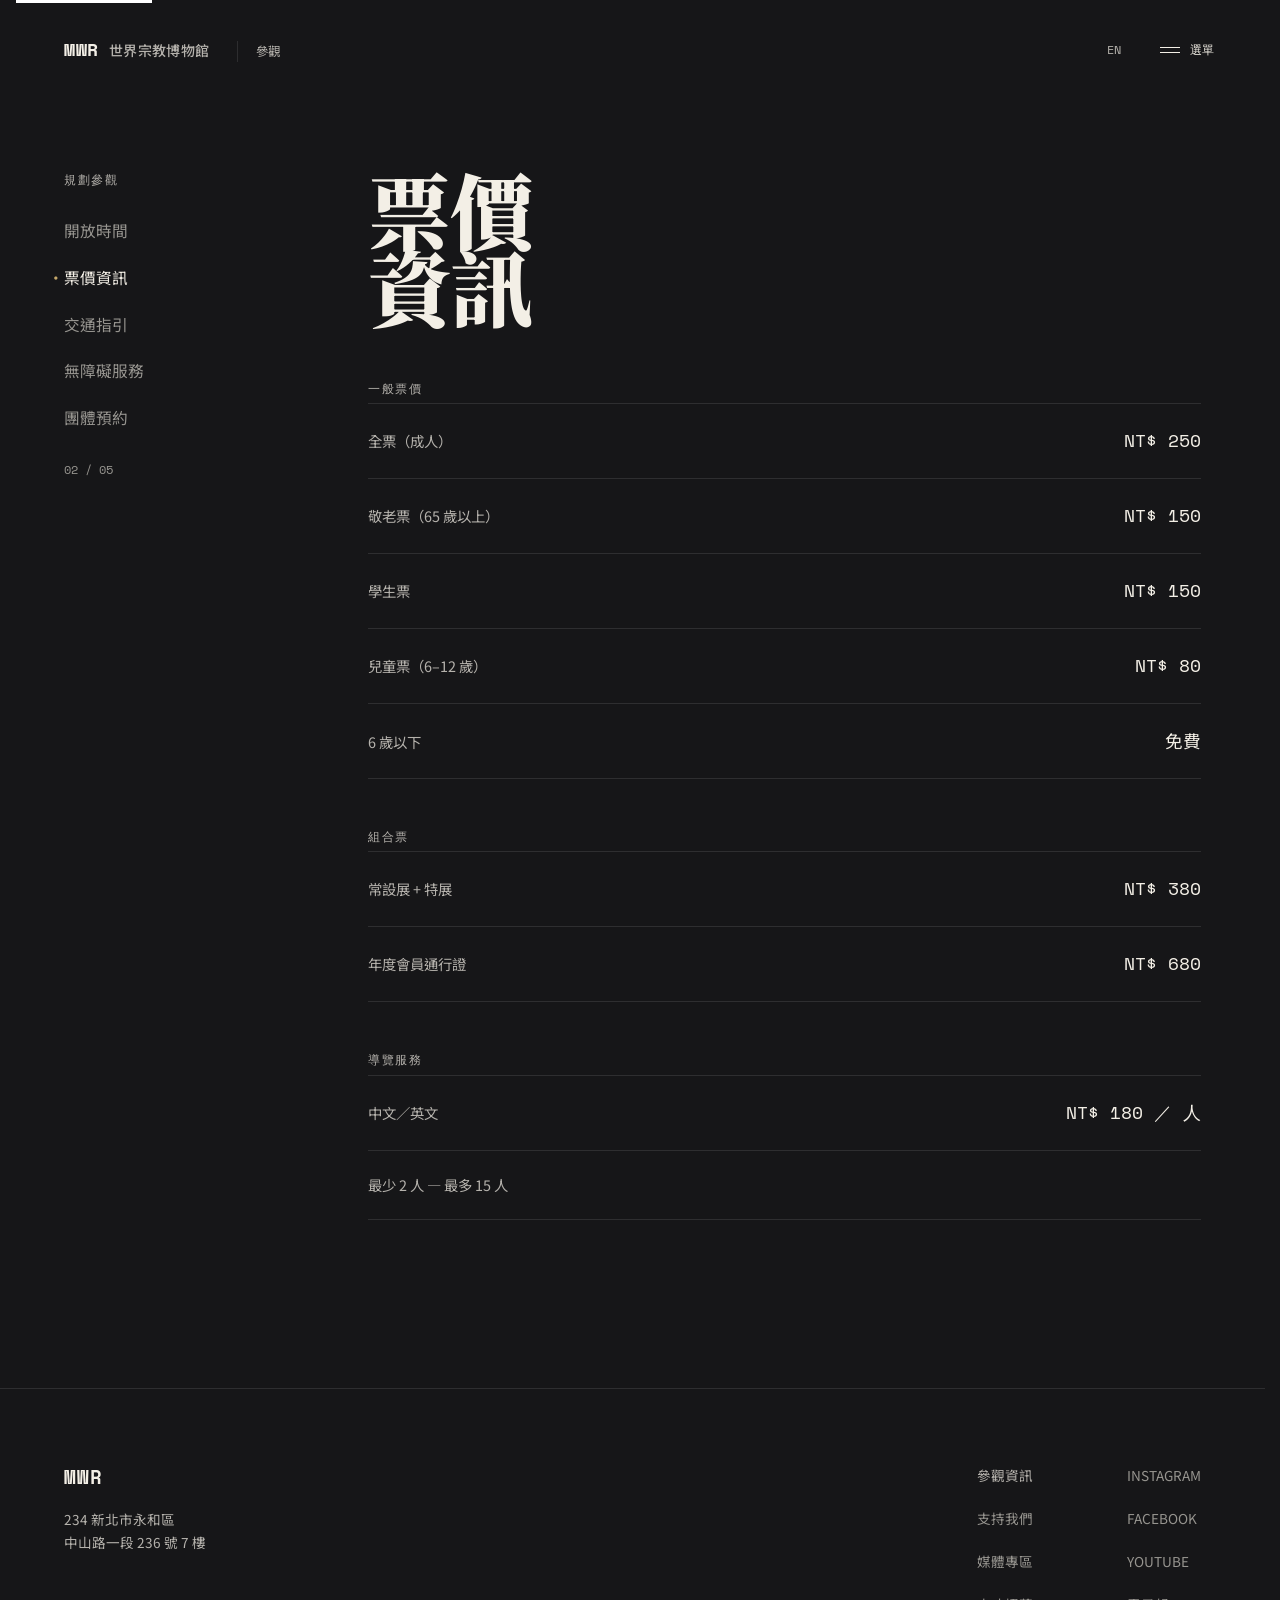
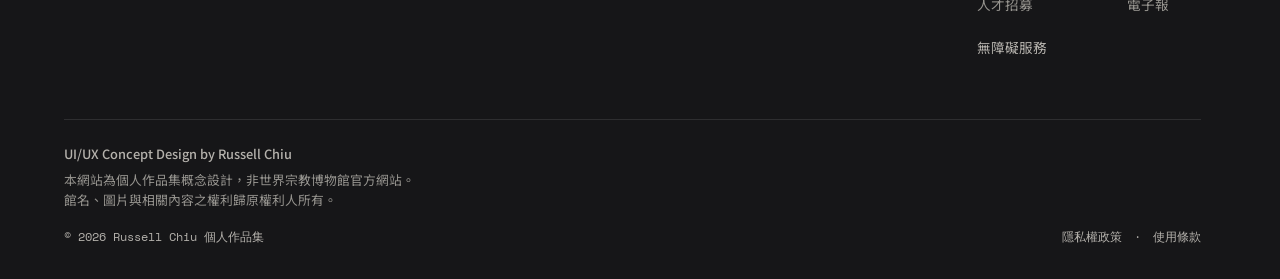
<file: visit-tickets.html>
<!doctype html>
<html lang="zh-Hant">
<head>
  <meta charset="UTF-8" />
  <script>
    document.documentElement.setAttribute("data-lang", localStorage.getItem("mwr-lang") || "zh");
  </script>
  <meta name="viewport" content="width=device-width, initial-scale=1.0" />
  <title>票價資訊｜參觀｜MWR 世界宗教博物館</title>
  <meta name="description" content="世界宗教博物館一般票價、組合票與導覽服務費用。" />
  <link rel="preconnect" href="https://fonts.googleapis.com" />
  <link rel="preconnect" href="https://fonts.gstatic.com" crossorigin />
  <link href="https://fonts.googleapis.com/css2?family=Noto+Serif+TC:wght@700;900&family=Noto+Sans+TC:wght@300;400;500&family=Space+Mono:wght@400;700&display=swap" rel="stylesheet" />
  <link rel="stylesheet" href="css/style.css" />
  <link rel="stylesheet" href="css/visit.css" />
</head>
<body data-nav-section="visit" data-title-key="title.visitTickets" data-desc-key="desc.visitTickets">
  <a class="skip-link" href="#main" data-i18n="a11y.skip">跳至主要內容</a>

  <header class="site-header">
    <a href="index.html" class="brand" data-i18n-aria="brand.aria" aria-label="世界宗教博物館首頁">
      <span class="brand-mark">MWR</span>
      <span class="brand-sub" data-i18n="brand.sub">世界宗教博物館</span>
      <span class="crumb" data-i18n="crumb.visit">參觀</span>
    </a>

    <div class="header-actions">
      <button type="button" class="lang-toggle" aria-label="切換為英文" title="切換為英文">EN</button>
      <button class="menu-toggle" data-menu-toggle aria-expanded="false" aria-controls="nav-overlay" aria-label="開啟導覽選單">
        <span class="bars"><span></span><span></span></span>
        <span data-i18n="nav.menu">選單</span>
      </button>
    </div>
  </header>

  <div class="nav-overlay" data-nav-overlay id="nav-overlay" role="dialog" aria-modal="true" data-i18n-aria="nav.dialogLabel" aria-label="主要導覽選單">
    <button class="nav-overlay-close" data-nav-close data-i18n-aria="nav.close" aria-label="關閉選單">
      <span class="bars is-x"><span></span><span></span></span>
      <span data-i18n="nav.close">關閉</span>
    </button>
    <div class="nav-overlay-body">
      <nav class="nav-overlay-main" aria-label="主導覽">
        <a href="visit-hours.html" data-sub="visit" data-i18n="nav.link.visit">參觀</a>
        <a href="exhibitions.html" data-sub="exhibitions" data-i18n="nav.link.exhibitions">展覽</a>
        <a href="collection.html" data-sub="collection" data-i18n="nav.link.collection">館藏</a>
        <a href="about.html" data-sub="about" data-i18n="nav.link.about">關於</a>
      </nav>
      <div class="nav-overlay-side">
        <div class="nav-overlay-sub" data-sub-panel></div>
        <figure class="nav-overlay-figure">
          <div class="photo nav-overlay-photo">
            <img src="assets/images/visit/interior-spiral.jpg" alt="館內東廳挑高天窗與迴旋動線" />
          </div>
          <figcaption data-i18n="nav.figcaption">常設館藏．東廳</figcaption>
        </figure>
      </div>
    </div>
    <div class="nav-overlay-foot">
      <div class="social">
        <span class="is-disabled" aria-disabled="true">INSTAGRAM</span>
        <span class="is-disabled" aria-disabled="true">FACEBOOK</span>
        <span class="is-disabled" aria-disabled="true">YOUTUBE</span>
        <span class="is-disabled" aria-disabled="true" data-i18n="nav.newsletter">電子報</span>
      </div>
      <div class="visit-info" data-i18n="nav.visitinfo">台灣．新北市永和區　·　週二至週日．10:00–17:00，週一休館</div>
    </div>
  </div>

  <main id="main">
    <section class="visit-section">
      <div class="container visit-grid">
        <aside class="visit-sidebar">
          <span class="eyebrow" data-i18n="visit.sidebar.eyebrow">規劃參觀</span>
          <nav class="visit-nav" aria-label="參觀資訊子導覽">
            <a href="visit-hours.html" class="visit-nav-link" data-i18n="visit.nav.hours">開放時間</a>
            <a href="visit-tickets.html" class="visit-nav-link is-current" data-i18n="visit.nav.tickets">票價資訊</a>
            <a href="visit-transport.html" class="visit-nav-link" data-i18n="visit.nav.transport">交通指引</a>
            <a href="visit-accessibility.html" class="visit-nav-link" data-i18n="visit.nav.accessibility">無障礙服務</a>
            <a href="visit-group.html" class="visit-nav-link" data-i18n="visit.nav.group">團體預約</a>
          </nav>
          <span class="mono visit-page-count">02 / 05</span>
        </aside>

        <div class="visit-content">
          <h1 class="display-title visit-title" data-i18n="visit.tickets.title">票價<br />資訊</h1>

          <div class="info-group">
            <span class="eyebrow" data-i18n="visit.tickets.general.eyebrow">一般票價</span>
            <div class="info-rows">
              <div class="info-row"><span class="info-label" data-i18n="visit.tickets.adult">全票（成人）</span><span></span><span class="info-price mono">NT$ 250</span></div>
              <div class="info-row"><span class="info-label" data-i18n="visit.tickets.senior">敬老票（65 歲以上）</span><span></span><span class="info-price mono">NT$ 150</span></div>
              <div class="info-row"><span class="info-label" data-i18n="visit.tickets.student">學生票</span><span></span><span class="info-price mono">NT$ 150</span></div>
              <div class="info-row"><span class="info-label" data-i18n="visit.tickets.child">兒童票（6–12 歲）</span><span></span><span class="info-price mono">NT$ 80</span></div>
              <div class="info-row"><span class="info-label" data-i18n="visit.tickets.under6">6 歲以下</span><span></span><span class="info-price" data-i18n="visit.tickets.free">免費</span></div>
            </div>
          </div>

          <div class="info-group">
            <span class="eyebrow" data-i18n="visit.tickets.combo.eyebrow">組合票</span>
            <div class="info-rows">
              <div class="info-row"><span class="info-label" data-i18n="visit.tickets.combo1">常設展 + 特展</span><span></span><span class="info-price mono">NT$ 380</span></div>
              <div class="info-row"><span class="info-label" data-i18n="visit.tickets.combo2">年度會員通行證</span><span></span><span class="info-price mono">NT$ 680</span></div>
            </div>
          </div>

          <div class="info-group">
            <span class="eyebrow" data-i18n="visit.tickets.tour.eyebrow">導覽服務</span>
            <div class="info-rows">
              <div class="info-row">
                <span class="info-label" data-i18n="visit.tickets.tourlang">中文／英文</span><span></span>
                <span class="info-price mono" data-i18n="visit.tickets.tourprice">NT$ 180 ／ 人</span>
              </div>
              <div class="info-row"><span class="info-label" data-i18n="visit.tickets.tourgroup">最少 2 人 — 最多 15 人</span><span></span><span></span></div>
            </div>
          </div>
        </div>
      </div>
    </section>
  </main>

  <footer class="site-footer">
    <div class="footer-top">
      <div class="footer-brand">
        <span class="brand-mark">MWR</span>
        <address data-i18n="footer.address">234 新北市永和區<br />中山路一段 236 號 7 樓</address>
      </div>
      <div class="footer-links">
        <div class="footer-col">
          <a href="visit-hours.html" data-i18n="footer.visitinfo">參觀資訊</a>
          <span class="is-disabled" aria-disabled="true" data-i18n="footer.support">支持我們</span>
          <span class="is-disabled" aria-disabled="true" data-i18n="footer.press">媒體專區</span>
          <span class="is-disabled" aria-disabled="true" data-i18n="footer.careers">人才招募</span>
          <a href="visit-accessibility.html" data-i18n="footer.accessibility">無障礙服務</a>
        </div>
        <div class="footer-col">
          <span class="is-disabled" aria-disabled="true">INSTAGRAM</span>
          <span class="is-disabled" aria-disabled="true">FACEBOOK</span>
          <span class="is-disabled" aria-disabled="true">YOUTUBE</span>
          <span class="is-disabled" aria-disabled="true" data-i18n="footer.newsletter">電子報</span>
        </div>
      </div>
    </div>
    <div class="footer-bottom">
      <div class="footer-disclaimer">
        <p data-i18n="footer.credit">UI/UX Concept Design by Russell Chiu</p>
        <p data-i18n="footer.disclaimer">本網站為個人作品集概念設計，非世界宗教博物館官方網站。</p>
        <p data-i18n="footer.rightsNote">館名、圖片與相關內容之權利歸原權利人所有。</p>
      </div>
      <div class="footer-bottom-row">
        <span data-i18n="footer.copyright">© 2026 Russell Chiu 個人作品集</span>
        <span data-i18n="footer.legal">隱私權政策　·　使用條款</span>
      </div>
    </div>
  </footer>

  <script src="js/i18n.js"></script>
  <script src="js/main.js"></script>
  <script src="js/reveal.js"></script>
</body>
</html>
</file>
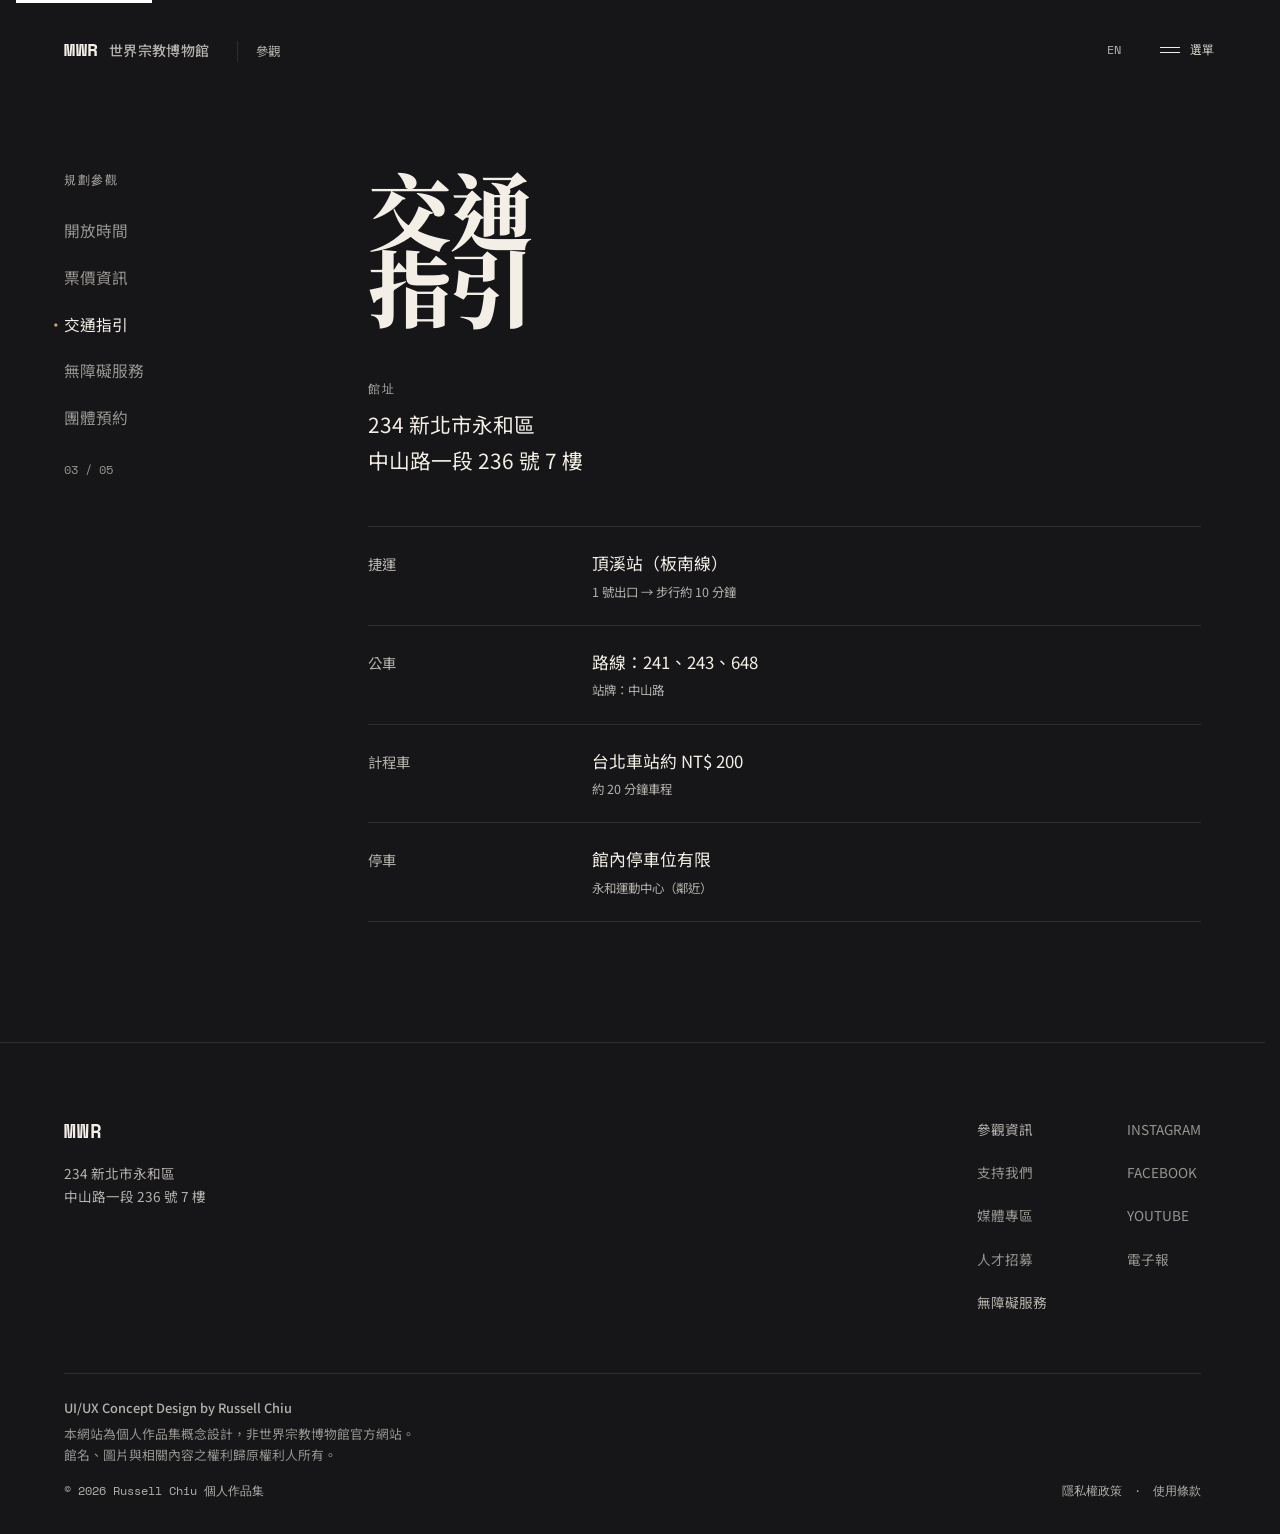
<file: visit-transport.html>
<!doctype html>
<html lang="zh-Hant">
<head>
  <meta charset="UTF-8" />
  <script>
    document.documentElement.setAttribute("data-lang", localStorage.getItem("mwr-lang") || "zh");
  </script>
  <meta name="viewport" content="width=device-width, initial-scale=1.0" />
  <title>交通指引｜參觀｜MWR 世界宗教博物館</title>
  <meta name="description" content="世界宗教博物館館址、捷運、公車、計程車與停車資訊。" />
  <link rel="preconnect" href="https://fonts.googleapis.com" />
  <link rel="preconnect" href="https://fonts.gstatic.com" crossorigin />
  <link href="https://fonts.googleapis.com/css2?family=Noto+Serif+TC:wght@700;900&family=Noto+Sans+TC:wght@300;400;500&family=Space+Mono:wght@400;700&display=swap" rel="stylesheet" />
  <link rel="stylesheet" href="css/style.css" />
  <link rel="stylesheet" href="css/visit.css" />
</head>
<body data-nav-section="visit" data-title-key="title.visitTransport" data-desc-key="desc.visitTransport">
  <a class="skip-link" href="#main" data-i18n="a11y.skip">跳至主要內容</a>

  <header class="site-header">
    <a href="index.html" class="brand" data-i18n-aria="brand.aria" aria-label="世界宗教博物館首頁">
      <span class="brand-mark">MWR</span>
      <span class="brand-sub" data-i18n="brand.sub">世界宗教博物館</span>
      <span class="crumb" data-i18n="crumb.visit">參觀</span>
    </a>

    <div class="header-actions">
      <button type="button" class="lang-toggle" aria-label="切換為英文" title="切換為英文">EN</button>
      <button class="menu-toggle" data-menu-toggle aria-expanded="false" aria-controls="nav-overlay" aria-label="開啟導覽選單">
        <span class="bars"><span></span><span></span></span>
        <span data-i18n="nav.menu">選單</span>
      </button>
    </div>
  </header>

  <div class="nav-overlay" data-nav-overlay id="nav-overlay" role="dialog" aria-modal="true" data-i18n-aria="nav.dialogLabel" aria-label="主要導覽選單">
    <button class="nav-overlay-close" data-nav-close data-i18n-aria="nav.close" aria-label="關閉選單">
      <span class="bars is-x"><span></span><span></span></span>
      <span data-i18n="nav.close">關閉</span>
    </button>
    <div class="nav-overlay-body">
      <nav class="nav-overlay-main" aria-label="主導覽">
        <a href="visit-hours.html" data-sub="visit" data-i18n="nav.link.visit">參觀</a>
        <a href="exhibitions.html" data-sub="exhibitions" data-i18n="nav.link.exhibitions">展覽</a>
        <a href="collection.html" data-sub="collection" data-i18n="nav.link.collection">館藏</a>
        <a href="about.html" data-sub="about" data-i18n="nav.link.about">關於</a>
      </nav>
      <div class="nav-overlay-side">
        <div class="nav-overlay-sub" data-sub-panel></div>
        <figure class="nav-overlay-figure">
          <div class="photo nav-overlay-photo">
            <img src="assets/images/visit/interior-spiral.jpg" alt="館內東廳挑高天窗與迴旋動線" />
          </div>
          <figcaption data-i18n="nav.figcaption">常設館藏．東廳</figcaption>
        </figure>
      </div>
    </div>
    <div class="nav-overlay-foot">
      <div class="social">
        <span class="is-disabled" aria-disabled="true">INSTAGRAM</span>
        <span class="is-disabled" aria-disabled="true">FACEBOOK</span>
        <span class="is-disabled" aria-disabled="true">YOUTUBE</span>
        <span class="is-disabled" aria-disabled="true" data-i18n="nav.newsletter">電子報</span>
      </div>
      <div class="visit-info" data-i18n="nav.visitinfo">台灣．新北市永和區　·　週二至週日．10:00–17:00，週一休館</div>
    </div>
  </div>

  <main id="main">
    <section class="visit-section">
      <div class="container visit-grid">
        <aside class="visit-sidebar">
          <span class="eyebrow" data-i18n="visit.sidebar.eyebrow">規劃參觀</span>
          <nav class="visit-nav" aria-label="參觀資訊子導覽">
            <a href="visit-hours.html" class="visit-nav-link" data-i18n="visit.nav.hours">開放時間</a>
            <a href="visit-tickets.html" class="visit-nav-link" data-i18n="visit.nav.tickets">票價資訊</a>
            <a href="visit-transport.html" class="visit-nav-link is-current" data-i18n="visit.nav.transport">交通指引</a>
            <a href="visit-accessibility.html" class="visit-nav-link" data-i18n="visit.nav.accessibility">無障礙服務</a>
            <a href="visit-group.html" class="visit-nav-link" data-i18n="visit.nav.group">團體預約</a>
          </nav>
          <span class="mono visit-page-count">03 / 05</span>
        </aside>

        <div class="visit-content">
          <h1 class="display-title visit-title" data-i18n="visit.transport.title">交通<br />指引</h1>

          <div class="info-group">
            <span class="eyebrow" data-i18n="visit.transport.addrlabel">館址</span>
            <p style="font-size: 1.3rem; margin-top: 8px;" data-i18n="footer.address">234 新北市永和區<br />中山路一段 236 號 7 樓</p>
          </div>

          <div class="info-rows" style="margin-top: 48px;">
            <div class="info-row">
              <span class="info-label" data-i18n="visit.transport.mrt">捷運</span>
              <span class="info-value"><span data-i18n="visit.transport.mrtvalue">頂溪站（板南線）</span><span class="info-note" data-i18n="visit.transport.mrtnote">1 號出口 → 步行約 10 分鐘</span></span>
              <span></span>
            </div>
            <div class="info-row">
              <span class="info-label" data-i18n="visit.transport.bus">公車</span>
              <span class="info-value"><span data-i18n="visit.transport.busvalue">路線：241、243、648</span><span class="info-note" data-i18n="visit.transport.busnote">站牌：中山路</span></span>
              <span></span>
            </div>
            <div class="info-row">
              <span class="info-label" data-i18n="visit.transport.taxi">計程車</span>
              <span class="info-value"><span data-i18n="visit.transport.taxivalue">台北車站約 NT$ 200</span><span class="info-note" data-i18n="visit.transport.taxinote">約 20 分鐘車程</span></span>
              <span></span>
            </div>
            <div class="info-row">
              <span class="info-label" data-i18n="visit.transport.parking">停車</span>
              <span class="info-value"><span data-i18n="visit.transport.parkingvalue">館內停車位有限</span><span class="info-note" data-i18n="visit.transport.parkingnote">永和運動中心（鄰近）</span></span>
              <span></span>
            </div>
          </div>
        </div>
      </div>
    </section>
  </main>

  <footer class="site-footer">
    <div class="footer-top">
      <div class="footer-brand">
        <span class="brand-mark">MWR</span>
        <address data-i18n="footer.address">234 新北市永和區<br />中山路一段 236 號 7 樓</address>
      </div>
      <div class="footer-links">
        <div class="footer-col">
          <a href="visit-hours.html" data-i18n="footer.visitinfo">參觀資訊</a>
          <span class="is-disabled" aria-disabled="true" data-i18n="footer.support">支持我們</span>
          <span class="is-disabled" aria-disabled="true" data-i18n="footer.press">媒體專區</span>
          <span class="is-disabled" aria-disabled="true" data-i18n="footer.careers">人才招募</span>
          <a href="visit-accessibility.html" data-i18n="footer.accessibility">無障礙服務</a>
        </div>
        <div class="footer-col">
          <span class="is-disabled" aria-disabled="true">INSTAGRAM</span>
          <span class="is-disabled" aria-disabled="true">FACEBOOK</span>
          <span class="is-disabled" aria-disabled="true">YOUTUBE</span>
          <span class="is-disabled" aria-disabled="true" data-i18n="footer.newsletter">電子報</span>
        </div>
      </div>
    </div>
    <div class="footer-bottom">
      <div class="footer-disclaimer">
        <p data-i18n="footer.credit">UI/UX Concept Design by Russell Chiu</p>
        <p data-i18n="footer.disclaimer">本網站為個人作品集概念設計，非世界宗教博物館官方網站。</p>
        <p data-i18n="footer.rightsNote">館名、圖片與相關內容之權利歸原權利人所有。</p>
      </div>
      <div class="footer-bottom-row">
        <span data-i18n="footer.copyright">© 2026 Russell Chiu 個人作品集</span>
        <span data-i18n="footer.legal">隱私權政策　·　使用條款</span>
      </div>
    </div>
  </footer>

  <script src="js/i18n.js"></script>
  <script src="js/main.js"></script>
  <script src="js/reveal.js"></script>
</body>
</html>
</file>
<file: css/style.css>
/* ==========================================================================
   MWR 世界宗教博物館 — Design tokens & base
   ========================================================================== */

:root {
  --color-bg: #161618;
  --color-surface: #1d1d1f;
  --color-surface-2: #242426;
  --color-border: rgba(255, 255, 255, 0.1);
  --color-border-strong: rgba(255, 255, 255, 0.24);

  /* Text: every tier at or above WCAG AA 4.5:1 against --color-bg, except
     -disabled which is reserved for genuinely inactive demo elements (WCAG
     exempts disabled controls from contrast requirements). Verified via
     the sRGB relative-luminance formula, not eyeballed:
       text 100%      -> 15.75:1
       secondary 72%   -> 8.56:1
       muted 58%       -> 5.96:1
       disabled 42%    -> 3.72:1 (large-text tier only, never body copy) */
  --color-text: #f3efe6;
  --color-text-secondary: rgba(243, 239, 230, 0.72);
  --color-text-muted: rgba(243, 239, 230, 0.58);
  --color-text-disabled: rgba(243, 239, 230, 0.42);
  --color-accent: #ffffff;

  /* Cultural accent palette — used sparingly, one dominant accent per page.
     Never combine all three at once. */
  --color-gold: #c5a86a;
  --color-terracotta: #a86248;
  --color-mineral-blue: #657b86;
  --color-warm-white: #f3efe6;

  --font-serif: "Noto Serif TC", "Source Han Serif TC", serif;
  --font-sans: "Noto Sans TC", "Source Han Sans TC", -apple-system, sans-serif;
  --font-mono: "JetBrains Mono", "Space Mono", ui-monospace, monospace;

  --container: 1440px;
  --gutter: clamp(24px, 5vw, 96px);

  --ease: cubic-bezier(0.16, 1, 0.3, 1);
  --ease-out: cubic-bezier(0.22, 1, 0.36, 1);
}

* {
  box-sizing: border-box;
  margin: 0;
  padding: 0;
}

html {
  background: var(--color-bg);
  scroll-behavior: smooth;
  font-size: 100%; /* 16px base */
  /* Reserves the scrollbar's width permanently so that locking scroll while
     the nav overlay is open (body.nav-open { overflow: hidden }) doesn't
     remove the scrollbar and shift all fixed-position content (header,
     hero, etc.) rightward by its width when the overlay opens. */
  scrollbar-gutter: stable;
}

body {
  background: var(--color-bg);
  color: var(--color-text);
  font-family: var(--font-sans);
  font-weight: 400;
  font-size: 1rem;
  line-height: 1.7;
  -webkit-font-smoothing: antialiased;
  overflow-x: hidden;
}

p {
  font-size: 1rem;
  line-height: 1.7;
}

img {
  display: block;
  max-width: 100%;
}

/* ---- immersive photo treatment: desaturate + darken so photography reads as
   part of the dark environment rather than a bright rectangle sitting on top ---- */

.photo {
  position: relative;
  overflow: hidden;
  background: var(--color-bg);
}

.photo img {
  width: 100%;
  height: 100%;
  object-fit: cover;
  filter: grayscale(0.62) contrast(1.22) brightness(0.78);
  transition: filter 2.4s var(--ease-out), transform 0.85s var(--ease-out);
  will-change: filter, transform;
}

.photo.is-revealed img {
  filter: grayscale(0.12) contrast(1.02) brightness(0.96);
}

.photo:hover img {
  transform: scale(1.02);
}

@media (prefers-reduced-motion: reduce) {
  .photo img {
    transition: none;
    filter: grayscale(0.12) contrast(1.02) brightness(0.96);
  }
}

.photo::after {
  content: "";
  position: absolute;
  inset: 0;
  pointer-events: none;
  background: linear-gradient(to top, rgba(22, 22, 24, 0.55) 0%, rgba(22, 22, 24, 0) 45%);
}

.photo-tag {
  position: absolute;
  top: 14px;
  right: 14px;
  z-index: 2;
  font-family: var(--font-mono);
  font-size: 0.75rem;
  letter-spacing: 0.16em;
  text-transform: uppercase;
  color: rgba(240, 237, 230, 0.75);
  background: rgba(22, 22, 24, 0.72);
  padding: 4px 9px;
}

a {
  color: inherit;
  text-decoration: none;
}

ul {
  list-style: none;
}

button {
  font: inherit;
  color: inherit;
  background: none;
  border: none;
  cursor: pointer;
}

.container {
  max-width: var(--container);
  margin: 0 auto;
  padding-left: var(--gutter);
  padding-right: var(--gutter);
}

.visually-hidden {
  position: absolute;
  width: 1px;
  height: 1px;
  overflow: hidden;
  clip: rect(0 0 0 0);
  white-space: nowrap;
}

.skip-link {
  position: absolute;
  top: -48px;
  left: 16px;
  background: var(--color-accent);
  color: var(--color-bg);
  padding: 12px 20px;
  z-index: 1000;
  transition: top 0.2s var(--ease);
}
.skip-link:focus {
  top: 16px;
}

:focus-visible {
  outline: 2px solid var(--color-gold);
  outline-offset: 3px;
}

@media (prefers-reduced-motion: reduce) {
  * {
    animation-duration: 0.01ms !important;
    animation-iteration-count: 1 !important;
    transition-duration: 0.01ms !important;
    scroll-behavior: auto !important;
  }
}

/* ---- eyebrow / label / mono utilities ---- */

.eyebrow {
  font-family: var(--font-mono);
  font-size: 0.75rem;
  letter-spacing: 0.14em;
  text-transform: uppercase;
  color: var(--color-text-secondary);
}

.mono {
  font-family: var(--font-mono);
}

.stat-number {
  font-family: var(--font-mono);
  font-weight: 700;
  font-size: clamp(2.4rem, 5vw, 3.6rem);
  letter-spacing: -0.02em;
  color: var(--color-gold);
}

.stat-label {
  font-family: var(--font-mono);
  font-size: 0.8rem;
  color: var(--color-text-secondary);
  margin-top: 8px;
  letter-spacing: 0.02em;
}

/* ---- display headline (huge titles like 展覽 / 館藏) ---- */

.display-title {
  font-family: var(--font-serif);
  font-weight: 900;
  line-height: 0.92;
  letter-spacing: -0.01em;
  font-size: clamp(4.5rem, 13vw, 9rem);
}

/* ---- page intro (shared by exhibitions / collection / about / visit) ---- */

.page-intro {
  padding: 170px 0 40px;
}

.page-intro .eyebrow {
  display: block;
  margin-bottom: 24px;
}

.page-intro .display-title {
  margin-bottom: 8px;
}

/* ==========================================================================
   Top navigation
   ========================================================================== */

.site-header {
  position: fixed;
  top: 0;
  left: 0;
  right: 0;
  z-index: 500;
  display: flex;
  align-items: center;
  justify-content: space-between;
  padding: 28px var(--gutter);
  background: transparent;
  border-bottom: 1px solid transparent;
  backdrop-filter: none;
  transition: background-color 0.4s var(--ease), border-color 0.4s var(--ease), backdrop-filter 0.4s var(--ease);
}

.site-header.is-scrolled {
  background: rgba(22, 22, 24, 0.94);
  border-bottom-color: var(--color-border);
  backdrop-filter: blur(16px);
  -webkit-backdrop-filter: blur(16px);
}

.brand {
  display: flex;
  align-items: baseline;
  gap: 10px;
}

.brand-mark {
  font-family: var(--font-mono);
  font-weight: 700;
  font-size: 1.1rem;
  letter-spacing: 0.04em;
  color: var(--color-text);
}

.brand-sub {
  font-size: 0.875rem;
  font-weight: 500;
  color: var(--color-text-secondary);
  letter-spacing: 0.02em;
}

.crumb {
  margin-left: 18px;
  padding-left: 18px;
  border-left: 1px solid var(--color-border);
  font-size: 0.78rem;
  color: var(--color-text-secondary);
}

/* At the very narrowest supported width, the crumb competes with the full
   museum name for header space and forces an ugly multi-line wrap; the page
   heading right below the header already conveys the same section name, so
   it's safe to drop here. */
@media (max-width: 400px) {
  .crumb {
    display: none;
  }
}

.header-actions {
  display: flex;
  align-items: center;
  gap: 22px;
  font-family: var(--font-mono);
  font-size: 0.78rem;
  letter-spacing: 0.05em;
}

.lang-toggle {
  display: inline-flex;
  align-items: center;
  justify-content: center;
  min-width: 44px;
  min-height: 44px;
  color: var(--color-text-secondary);
  transition: color 0.2s var(--ease);
}
.lang-toggle:hover,
.lang-toggle:focus-visible {
  color: var(--color-text);
}

/* The hamburger + "選單" trigger is now the single, universal entry point
   to navigation at every viewport width — there's no separate desktop nav
   to swap in above 900px, so this has no display:none media override. */
.menu-toggle {
  display: flex;
  align-items: center;
  gap: 10px;
  min-height: 44px;
  padding: 4px 2px;
  color: var(--color-text);
}

/* Shared bars->X icon, used by both the header's menu-toggle and the
   overlay's own close button (see .nav-overlay-close below) so the icon
   reads as the same control staying on screen rather than one icon
   vanishing and an unrelated one taking its place. */
.bars {
  display: inline-flex;
  flex-direction: column;
  gap: 4px;
  width: 20px;
}
.bars span {
  height: 1px;
  background: currentColor;
  transition: transform 0.3s var(--ease), opacity 0.3s var(--ease);
}

.menu-toggle[aria-expanded="true"] .bars span:first-child,
.bars.is-x span:first-child {
  transform: translateY(5px) rotate(45deg);
}
.menu-toggle[aria-expanded="true"] .bars span:last-child,
.bars.is-x span:last-child {
  transform: translateY(-5px) rotate(-45deg);
}

/* ==========================================================================
   Full-screen nav overlay
   ========================================================================== */

.nav-overlay {
  position: fixed;
  inset: 0;
  z-index: 600;
  background: var(--color-bg);
  visibility: hidden;
  opacity: 0;
  transition: opacity 0.45s var(--ease), visibility 0.45s var(--ease);
  display: flex;
  flex-direction: column;
  justify-content: space-between;
  padding: 28px var(--gutter) 40px;
}

.nav-overlay.is-open {
  visibility: visible;
  opacity: 1;
}

/* Positioned to land in the exact same spot as .menu-toggle in the header
   (same 28px/var(--gutter) offsets, same min-height/gap), so the bars->X
   icon reads as the one icon staying on screen instead of disappearing
   underneath the overlay's opaque background. */
.nav-overlay-close {
  position: absolute;
  top: 28px;
  right: var(--gutter);
  display: flex;
  align-items: center;
  gap: 10px;
  min-height: 44px;
  font-family: var(--font-mono);
  font-size: 0.78rem;
  color: var(--color-text-secondary);
}
.nav-overlay-close:hover,
.nav-overlay-close:focus-visible {
  color: var(--color-text);
}

.nav-overlay-body {
  display: grid;
  grid-template-columns: 1fr 1fr;
  gap: 40px;
  align-items: center;
  flex: 1;
  padding-top: 80px;
}

.nav-overlay-main {
  display: flex;
  flex-direction: column;
  gap: 4px;
}

@keyframes navItemIn {
  from { opacity: 0; transform: translateY(24px); }
  to   { opacity: 1; transform: translateY(0); }
}
@keyframes navFadeIn {
  from { opacity: 0; }
  to   { opacity: 1; }
}
@keyframes navImageIn {
  from { opacity: 0; transform: translateX(18px) scale(1.04); }
  to   { opacity: 1; transform: translateX(0) scale(1); }
}

.nav-overlay-main a {
  font-family: var(--font-serif);
  font-weight: 900;
  font-size: clamp(2.6rem, 6vw, 4.4rem);
  line-height: 1.18;
  color: var(--color-text-muted);
  transition: color 0.25s var(--ease);
  width: fit-content;
  opacity: 0;
}

.nav-overlay.is-open .nav-overlay-main a {
  animation: navItemIn 700ms var(--ease-out) both;
}
.nav-overlay.is-open .nav-overlay-main a:nth-child(1) { animation-delay: 80ms; }
.nav-overlay.is-open .nav-overlay-main a:nth-child(2) { animation-delay: 150ms; }
.nav-overlay.is-open .nav-overlay-main a:nth-child(3) { animation-delay: 220ms; }
.nav-overlay.is-open .nav-overlay-main a:nth-child(4) { animation-delay: 290ms; }

.nav-overlay-main a:hover,
.nav-overlay-main a:focus-visible,
.nav-overlay-main a.is-active {
  color: var(--color-text);
}

.nav-overlay-side {
  display: grid;
  grid-template-columns: 1fr auto;
  gap: 32px;
  align-items: start;
}

.nav-overlay-sub {
  display: flex;
  flex-direction: column;
  gap: 20px;
}
.nav-overlay-sub.is-swapping {
  animation: navFadeIn 260ms ease-out both;
}

.nav-overlay-sub .sub-heading {
  font-family: var(--font-mono);
  font-size: 0.75rem;
  color: var(--color-text-muted);
  letter-spacing: 0.08em;
  margin-bottom: 4px;
}

.nav-overlay-sub a {
  font-size: 1.05rem;
  color: var(--color-text-secondary);
  transition: color 0.2s var(--ease);
}
.nav-overlay-sub a:hover,
.nav-overlay-sub a:focus-visible {
  color: var(--color-text);
}

.nav-overlay-figure {
  width: 220px;
  opacity: 0;
}
.nav-overlay.is-open .nav-overlay-figure {
  animation: navImageIn 900ms var(--ease-out) 80ms both;
}
.nav-overlay-photo {
  aspect-ratio: 3/4;
}
.nav-overlay-figure figcaption {
  font-family: var(--font-mono);
  font-size: 0.875rem;
  color: var(--color-text-muted);
  margin-top: 8px;
}

.nav-overlay-foot {
  display: flex;
  justify-content: space-between;
  align-items: center;
  border-top: 1px solid var(--color-border);
  padding-top: 20px;
  font-family: var(--font-mono);
  font-size: 0.75rem;
  color: var(--color-text-secondary);
  opacity: 0;
}
.nav-overlay.is-open .nav-overlay-foot {
  animation: navFadeIn 500ms ease-out 400ms both;
}

.nav-overlay-foot .social {
  display: flex;
  gap: 24px;
}
.nav-overlay-foot .social a:hover {
  color: var(--color-text);
}

body.nav-open {
  overflow: hidden;
}

@media (max-width: 900px) {
  .nav-overlay-body {
    grid-template-columns: 1fr;
    padding-top: 100px;
    gap: 32px;
  }
  .nav-overlay-side {
    grid-template-columns: 1fr;
  }
  .nav-overlay-figure {
    display: none;
  }
}

/* ==========================================================================
   Buttons
   ========================================================================== */

.btn {
  display: inline-flex;
  align-items: center;
  gap: 10px;
  font-family: var(--font-mono);
  font-size: 0.8rem;
  letter-spacing: 0.03em;
  padding: 15px 26px;
  min-height: 44px;
  border: 1px solid var(--color-border-strong);
  transition: background 0.25s var(--ease), color 0.25s var(--ease), border-color 0.25s var(--ease);
}

.btn-compact {
  padding: 10px 20px;
  min-height: 44px;
  font-size: 0.76rem;
}

.btn-primary {
  background: var(--color-text);
  color: var(--color-bg);
  border-color: var(--color-text);
}
.btn-primary:hover,
.btn-primary:focus-visible {
  background: transparent;
  color: var(--color-text);
}

.btn-ghost {
  color: var(--color-text-secondary);
}
.btn-ghost:hover,
.btn-ghost:focus-visible {
  color: var(--color-text);
  border-color: var(--color-text);
}

.text-link {
  display: inline-flex;
  align-items: center;
  gap: 8px;
  font-family: var(--font-mono);
  font-size: 0.8rem;
  border-bottom: 1px solid var(--color-border-strong);
  padding-bottom: 4px;
  transition: border-color 0.2s var(--ease), color 0.2s var(--ease);
}
.text-link:hover,
.text-link:focus-visible {
  border-color: var(--color-text);
}

/* ---- disabled affordance: used wherever a link has no real destination
   yet, instead of a href="#" that goes nowhere. Uses the muted (not
   disabled) text tier deliberately — these are normal-size labels, and
   --color-text-disabled only clears WCAG AA at large-text sizes. ---- */

.is-disabled {
  color: var(--color-text-muted) !important;
  border-color: transparent !important;
  cursor: default;
  pointer-events: none;
}

/* ==========================================================================
   Sections / footer (shared across pages)
   ========================================================================== */

main {
  padding-top: 0;
}

.section {
  padding: 120px 0;
  border-top: 1px solid var(--color-border);
}

.section-head {
  display: flex;
  justify-content: space-between;
  align-items: flex-end;
  gap: 24px;
  margin-bottom: 56px;
}

.section-title {
  font-family: var(--font-serif);
  font-weight: 900;
  font-size: clamp(1.9rem, 3.4vw, 2.8rem);
  line-height: 1.2;
}

.stats-row {
  display: grid;
  grid-template-columns: repeat(auto-fit, minmax(160px, 1fr));
  gap: 40px;
  max-width: var(--container);
  margin: 0 auto;
  padding: 72px var(--gutter);
  border-top: 1px solid var(--color-border);
  border-bottom: 1px solid var(--color-border);
}

.site-footer {
  padding: 72px var(--gutter) 32px;
  border-top: 1px solid var(--color-border);
}

.footer-top {
  display: flex;
  flex-wrap: wrap;
  justify-content: space-between;
  gap: 48px;
  max-width: var(--container);
  margin: 0 auto 56px;
}

.footer-brand .brand-mark {
  font-size: 1.2rem;
}
.footer-brand address {
  font-style: normal;
  font-size: 0.85rem;
  color: var(--color-text-secondary);
  margin-top: 14px;
  line-height: 1.7;
}

.footer-links {
  display: flex;
  gap: 80px;
  flex-wrap: wrap;
}

.footer-col {
  display: flex;
  flex-direction: column;
  gap: 14px;
  font-size: 0.85rem;
}
.footer-col a,
.footer-col .is-disabled {
  display: inline-block;
  padding: 3px 0;
  color: var(--color-text-secondary);
  transition: color 0.2s var(--ease);
}

/* Below ~900px the footer is the primary touch-navigation surface for the
   page, so links get a full 44px tap target here; above that, mouse
   precision makes the tighter desktop spacing fine and a 44px minimum
   would just add unwanted visual bulk to the footer. */
@media (max-width: 900px) {
  .footer-col a,
  .footer-col .is-disabled {
    display: flex;
    align-items: center;
    min-height: 44px;
  }
}
.footer-col a:hover {
  color: var(--color-text);
}

.footer-bottom {
  max-width: var(--container);
  margin: 0 auto;
  padding-top: 24px;
  border-top: 1px solid var(--color-border);
  display: flex;
  flex-direction: column;
  gap: 16px;
}

.footer-disclaimer {
  max-width: 62ch;
}
.footer-disclaimer p {
  font-family: var(--font-sans);
  font-size: 0.8rem;
  line-height: 1.6;
  color: var(--color-text-muted);
}
.footer-disclaimer p:first-child {
  color: var(--color-text-secondary);
  font-weight: 500;
  margin-bottom: 6px;
}

.footer-bottom-row {
  display: flex;
  justify-content: space-between;
  flex-wrap: wrap;
  gap: 12px;
  font-family: var(--font-mono);
  font-size: 0.75rem;
  color: var(--color-text-secondary);
}

@media (max-width: 720px) {
  .section {
    padding: 80px 0;
  }
  .section-head {
    flex-direction: column;
    align-items: flex-start;
  }
  .footer-top {
    flex-direction: column;
  }
}
</file>
<file: css/home.css>
/* ---- Hero ---- */

@keyframes heroBreathe {
  from { transform: scale(1); }
  to   { transform: scale(1.06); }
}
@keyframes heroFadeUp {
  from { opacity: 0; transform: translateY(14px); }
  to   { opacity: 1; transform: translateY(0); }
}
@keyframes scrollSweep {
  0%   { transform: translateY(-100%); opacity: 0; }
  12%  { opacity: 0.4; }
  88%  { opacity: 0.4; }
  100% { transform: translateY(110%); opacity: 0; }
}

.hero {
  position: relative;
  display: flex;
  flex-direction: column;
  justify-content: flex-end;
  min-height: 600px;
  min-height: 100vh;
  min-height: 100svh;
  overflow: hidden;
  background: var(--color-bg);
  padding-bottom: 88px;
}

.hero-bg {
  position: absolute;
  top: 0;
  right: 0;
  bottom: 0;
  width: 66%;
  overflow: hidden;
  background: var(--color-bg);
}
.hero-bg img {
  width: 100%;
  height: 100%;
  object-fit: cover;
  object-position: center 22%;
  filter: grayscale(0.58) contrast(1.26) brightness(0.74);
  transition: filter 2.8s var(--ease-out);
}
.hero-bg.is-revealed img {
  filter: grayscale(0.1) contrast(1.04) brightness(0.9);
}

@media (prefers-reduced-motion: reduce) {
  .hero-bg img {
    transition: none;
    filter: grayscale(0.1) contrast(1.04) brightness(0.9);
  }
}
.hero-bg-fade-x {
  position: absolute;
  inset: 0;
  pointer-events: none;
  background: linear-gradient(
    to right,
    var(--color-bg) 0%,
    rgba(22, 22, 24, 0.88) 20%,
    rgba(22, 22, 24, 0.2) 58%,
    rgba(22, 22, 24, 0) 100%
  );
}
.hero-bg-fade-y {
  position: absolute;
  left: 0;
  right: 0;
  bottom: 0;
  height: 42%;
  pointer-events: none;
  background: linear-gradient(to top, var(--color-bg) 0%, rgba(22, 22, 24, 0.55) 50%, rgba(22, 22, 24, 0) 100%);
}

.hero-grid {
  position: relative;
  z-index: 2;
  /* Unlike other sections, the hero text should align with the header's
     logo on wide screens rather than sit inside the centered 1440px
     .container column — on wide viewports that centering left a large gap
     between the header logo and the hero headline below it. Explicit
     left-alignment: no auto margins, no centering, gutter-based padding
     only, so the text column's left edge always lands on the same line as
     the header logo regardless of viewport width. */
  width: 100%;
  max-width: none;
  margin: 0;
  padding-left: var(--gutter);
  padding-right: var(--gutter);
}

.hero-copy {
  /* Capped narrower than before (was 600px) so the column's right edge
     clears the hero image's left boundary instead of straddling it — the
     text needs to sit fully in the dark portion of the composition, not
     halfway across the light/dark seam. */
  width: min(100%, 560px);
  max-width: 560px;
  margin: 0;
}

.hero-copy .eyebrow {
  display: block;
  margin-bottom: 28px;
  opacity: 0;
  animation: heroFadeUp 800ms var(--ease-out) 150ms both;
}

.hero-title {
  font-family: var(--font-serif);
  font-weight: 900;
  font-size: clamp(2.6rem, 5.4vw, 4.4rem);
  line-height: 1.08;
  letter-spacing: -0.01em;
  opacity: 0;
  animation: heroFadeUp 800ms var(--ease-out) 280ms both;
}

.hero-lede {
  max-width: 520px;
  text-wrap: pretty;
  color: var(--color-text-secondary);
  margin-top: 28px;
  font-size: 1.02rem;
  opacity: 0;
  animation: heroFadeUp 800ms var(--ease-out) 440ms both;
}

.hero-status {
  display: flex;
  align-items: center;
  flex-wrap: wrap;
  gap: 10px;
  margin-top: 32px;
  padding: 14px 18px;
  border: 1px solid var(--color-border-strong);
  width: fit-content;
  max-width: 100%;
  font-size: 0.88rem;
  color: var(--color-text-secondary);
  opacity: 0;
  animation: heroFadeUp 800ms var(--ease-out) 520ms both;
}
.hero-status-dot {
  width: 8px;
  height: 8px;
  border-radius: 50%;
  background: var(--color-gold);
  flex-shrink: 0;
}
.hero-status-title {
  color: var(--color-text);
  font-weight: 500;
}
.hero-status-hours {
  color: var(--color-text-secondary);
}
.hero-status-note {
  padding-left: 10px;
  margin-left: 2px;
  border-left: 1px solid var(--color-border);
  color: var(--color-text-muted);
  font-size: 0.85em;
}

.hero-actions {
  display: flex;
  flex-wrap: wrap;
  gap: 16px;
  margin-top: 28px;
  opacity: 0;
  animation: heroFadeUp 800ms var(--ease-out) 640ms both;
}

.hero-breathe {
  animation: heroBreathe 9000ms ease-in-out infinite alternate;
  transform-origin: center center;
}

.hero-scroll-cue {
  position: absolute;
  left: 50%;
  bottom: 28px;
  transform: translateX(-50%);
  display: flex;
  flex-direction: column;
  align-items: center;
}
.hero-scroll-cue span {
  display: block;
  width: 1px;
  height: 56px;
  background: var(--color-text);
  animation: scrollSweep 2600ms cubic-bezier(0.45, 0, 0.55, 1) infinite;
}

@media (prefers-reduced-motion: reduce) {
  .hero-copy .eyebrow,
  .hero-title,
  .hero-lede,
  .hero-status,
  .hero-actions {
    opacity: 1;
    animation: none;
  }
  .hero-breathe,
  .hero-scroll-cue span {
    animation: none;
  }
}

/* ---- Visit quick info ---- */

.quick-info .eyebrow {
  display: block;
  margin-bottom: 32px;
}

.quick-info-grid {
  display: grid;
  grid-template-columns: repeat(4, 1fr);
  border-top: 1px solid var(--color-border);
  border-left: 1px solid var(--color-border);
}

.quick-info-item {
  display: flex;
  flex-direction: column;
  gap: 10px;
  padding: 28px 24px 32px;
  min-height: 44px;
  border-right: 1px solid var(--color-border);
  border-bottom: 1px solid var(--color-border);
  border-left: 2px solid transparent;
  transition: background-color 0.25s var(--ease), border-left-color 0.25s var(--ease);
}
/* All four cards share the same gold accent (this page's one dominant
   accent color) — hover/focus is differentiated by background tint plus a
   gold left-edge indicator instead of by swapping in a different hue. */
.quick-info-item:hover,
.quick-info-item:focus-visible {
  background-color: var(--color-surface);
  border-left-color: var(--color-gold);
}

.quick-info-num {
  /* 1.3rem/700 clears the WCAG "large text" bold threshold (~18.66px), which
     drops the required contrast ratio to 3:1 for --color-gold against the
     dark background at this weight. */
  font-size: 1.3rem;
  font-weight: 700;
  margin-bottom: 6px;
  color: var(--color-gold);
}

.quick-info-label {
  font-size: 1rem;
  font-weight: 500;
  color: var(--color-text);
}

.quick-info-value {
  font-size: 0.85rem;
  color: var(--color-text-secondary);
  line-height: 1.6;
}

@media (max-width: 900px) {
  .quick-info-grid {
    grid-template-columns: repeat(2, 1fr);
  }
}
@media (max-width: 480px) {
  .quick-info-grid {
    grid-template-columns: 1fr;
  }
}

/* ---- Featured exhibit ---- */

.featured-exhibit {
  border-top: none;
}

.featured-grid {
  display: grid;
  grid-template-columns: 1.2fr 1fr;
  gap: 56px;
  align-items: center;
  margin-top: 32px;
}

.featured-figure {
  aspect-ratio: 4/3;
}

.featured-dates {
  color: var(--color-text-secondary);
  font-size: 0.85rem;
}

.featured-title {
  margin: 16px 0 20px;
  font-size: clamp(2rem, 3.6vw, 2.8rem);
}

.featured-copy p {
  color: var(--color-text-secondary);
  max-width: 52ch;
}

.featured-meta {
  display: flex;
  gap: 40px;
  margin: 28px 0;
  font-size: 0.85rem;
}
.featured-meta dt {
  color: var(--color-text-secondary);
  font-family: var(--font-mono);
  font-size: 0.75rem;
  margin-bottom: 4px;
}

/* ---- Next-up exhibition row, nested at the bottom of Featured Exhibit ---- */

.featured-next {
  margin-top: 56px;
  padding-top: 40px;
  border-top: 1px solid var(--color-border);
}
.featured-next-label {
  display: block;
  margin-bottom: 16px;
  font-family: var(--font-mono);
  font-size: 0.75rem;
  letter-spacing: 0.1em;
  text-transform: uppercase;
  color: var(--color-text-secondary);
}

.upcoming-exhibit-row {
  display: grid;
  grid-template-columns: 140px 1fr auto;
  grid-template-areas: "date title arrow" "date desc arrow";
  column-gap: 24px;
  row-gap: 8px;
  align-items: center;
  padding: 28px 24px;
  border: 1px solid var(--color-border);
  border-left: 3px solid var(--color-gold);
  transition: background-color 0.25s var(--ease);
}
.upcoming-exhibit-row:hover,
.upcoming-exhibit-row:focus-visible {
  background-color: var(--color-surface);
}
.upcoming-exhibit-date {
  grid-area: date;
  color: var(--color-text-secondary);
  font-size: 0.82rem;
}
.upcoming-exhibit-title {
  grid-area: title;
  font-family: var(--font-serif);
  font-weight: 700;
  font-size: 1.15rem;
}
.upcoming-exhibit-desc {
  grid-area: desc;
  color: var(--color-text-secondary);
  font-size: 0.85rem;
  max-width: 56ch;
}
.upcoming-exhibit-row .text-link {
  grid-area: arrow;
  border: none;
  padding: 0;
  font-size: 1.2rem;
}

@media (max-width: 720px) {
  .upcoming-exhibit-row {
    grid-template-columns: 1fr;
    grid-template-areas: "date" "title" "desc" "arrow";
    row-gap: 10px;
  }
}

/* ---- Virtual tour: drag-to-scroll carousel ---- */

.tour-track {
  display: flex;
  gap: 20px;
  overflow-x: auto;
  overflow-anchor: none;
  padding: 4px var(--gutter) 12px;
  scrollbar-width: none;
  cursor: grab;
  user-select: none;
  scroll-snap-type: x mandatory;
}
.tour-track::-webkit-scrollbar {
  display: none;
}
.tour-track.is-dragging {
  cursor: grabbing;
  scroll-snap-type: none;
}
.tour-track:focus-visible {
  outline: 2px solid var(--color-gold);
  outline-offset: -2px;
}

.tour-card {
  flex: 0 0 auto;
  width: min(440px, 80vw);
  display: flex;
  flex-direction: column;
  gap: 16px;
  scroll-snap-align: start;
}
.tour-card-end {
  width: 1px;
  flex: 0 0 1px;
  scroll-snap-align: none;
}

.tour-figure {
  aspect-ratio: 3/4;
}

.tour-card-title {
  font-family: var(--font-serif);
  font-weight: 700;
  font-size: 1.1rem;
}
.tour-card-tag {
  color: var(--color-text-muted);
  font-size: 0.75rem;
}

.tour-controls {
  display: flex;
  align-items: center;
  gap: 20px;
  margin-top: 8px;
}

.tour-nav-btn {
  display: inline-flex;
  align-items: center;
  justify-content: center;
  width: 44px;
  height: 44px;
  border: 1px solid var(--color-border-strong);
  background: transparent;
  color: var(--color-text);
  cursor: pointer;
  transition: border-color 0.2s var(--ease), color 0.2s var(--ease), opacity 0.2s var(--ease);
}
.tour-nav-btn:hover:not(:disabled),
.tour-nav-btn:focus-visible {
  border-color: var(--color-gold);
  color: var(--color-gold);
}
.tour-nav-btn:disabled {
  opacity: 0.35;
  cursor: default;
}

.tour-progress {
  font-family: var(--font-mono);
  font-size: 0.8rem;
  color: var(--color-text-secondary);
  min-width: 3.5em;
}

@media (max-width: 600px) {
  .tour-card {
    width: 84vw;
  }
}

@media (prefers-reduced-motion: reduce) {
  .tour-track {
    scroll-behavior: auto;
  }
}

/* ---- Lecture table ---- */

.lecture-table {
  width: 100%;
  border-collapse: collapse;
  margin-bottom: 40px;
}
.lecture-table thead th {
  text-align: left;
  padding: 0 12px 16px;
  border-bottom: 1px solid var(--color-border-strong);
  font-family: var(--font-mono);
  font-size: 0.75rem;
  letter-spacing: 0.08em;
  color: var(--color-text-muted);
  font-weight: 400;
}
.lecture-table thead th:last-child {
  text-align: right;
}
/* Rows are plain data, not links — no pointer cursor or hover affordance */
.lecture-table tbody tr {
  border-bottom: 1px solid var(--color-border);
}
.lecture-table td {
  padding: 20px 12px;
  vertical-align: top;
}
.lecture-table td:first-child {
  color: var(--color-text-secondary);
  font-size: 0.8rem;
  white-space: nowrap;
  width: 120px;
}
.lecture-speaker {
  color: var(--color-text-secondary);
  font-size: 0.85rem;
}
.lecture-tag {
  display: inline-block;
  font-size: 0.75rem;
  padding: 4px 10px;
  border: 1px solid var(--color-border-strong);
  color: var(--color-text-secondary);
  white-space: nowrap;
}
.lecture-tag-full {
  color: var(--color-text-muted);
  border-color: var(--color-border);
}
.lecture-table td:last-child {
  text-align: right;
}

@media (max-width: 720px) {
  .lecture-table thead {
    position: absolute;
    width: 1px;
    height: 1px;
    overflow: hidden;
    clip: rect(0 0 0 0);
    white-space: nowrap;
  }
  .lecture-table,
  .lecture-table tbody,
  .lecture-table tr,
  .lecture-table td {
    display: block;
    width: auto;
  }
  .lecture-table tr {
    padding: 18px 0;
  }
  .lecture-table td {
    padding: 4px 0;
    white-space: normal;
  }
  .lecture-table td:last-child {
    text-align: left;
    margin-top: 6px;
  }
  .lecture-table td::before {
    content: attr(data-label);
    display: inline-block;
    min-width: 80px;
    font-family: var(--font-mono);
    font-size: 0.75rem;
    letter-spacing: 0.06em;
    color: var(--color-text-muted);
    vertical-align: top;
  }
}

@media (max-width: 900px) {
  .featured-grid {
    grid-template-columns: 1fr;
  }
  .hero-bg {
    width: 100%;
  }
  .hero-bg-fade-x {
    background: linear-gradient(
      to right,
      var(--color-bg) 0%,
      rgba(22, 22, 24, 0.94) 8%,
      rgba(22, 22, 24, 0.55) 42%,
      rgba(22, 22, 24, 0.25) 100%
    );
  }
  .hero-bg-fade-y {
    height: 62%;
  }
  .hero-copy {
    max-width: 100%;
  }
  .lecture-table td:first-child {
    width: auto;
  }
}

@media (max-width: 560px) {
  .featured-meta {
    flex-direction: column;
    gap: 16px;
  }
}

/* ---- Philosophy section ---- */

.philosophy-section {
  padding-bottom: 160px;
}

/* Condensed to a single brand paragraph (full four-pillar breakdown lives
   on the About page instead) so this section reads as a quiet closing
   statement rather than competing with Featured Exhibit for attention. */
.philosophy-head {
  max-width: 60ch;
}
.philosophy-head .eyebrow {
  display: block;
  margin-bottom: 16px;
}
.philosophy-head .section-title {
  margin-bottom: 24px;
}
.philosophy-head p {
  color: var(--color-text-secondary);
  margin-bottom: 20px;
}
</file>
<file: css/about.css>
.mission-section {
  padding-bottom: 100px;
}

.mission-grid {
  display: grid;
  grid-template-columns: 1fr 0.85fr;
  gap: 64px;
  align-items: start;
}

.mission-quote {
  font-family: var(--font-serif);
  font-weight: 700;
  font-size: clamp(1.5rem, 2.6vw, 2rem);
  line-height: 1.5;
  max-width: 34ch;
}

.mission-attribution {
  display: flex;
  flex-direction: column;
  gap: 4px;
  margin: 32px 0 40px;
  font-size: 0.9rem;
}
.mission-attribution .mono {
  color: var(--color-text-secondary);
  font-size: 0.75rem;
}

.mission-body {
  color: var(--color-text-secondary);
  max-width: 46ch;
}

.mission-figure {
  position: relative;
  aspect-ratio: 4/5;
  overflow: hidden;
}
.mission-figure img {
  width: 100%;
  height: 100%;
  object-fit: cover;
}
.mission-caption {
  position: absolute;
  left: 16px;
  bottom: 16px;
  font-size: 0.875rem;
  color: var(--color-text-secondary);
}

.stat-plus {
  font-size: 0.6em;
}

.team-title {
  margin: 16px 0 48px;
  font-size: clamp(2rem, 3.6vw, 2.8rem);
}

.team-list {
  border-top: 1px solid var(--color-border);
}
.team-list li {
  display: flex;
  justify-content: space-between;
  gap: 24px;
  padding: 26px 0;
  border-bottom: 1px solid var(--color-border);
  font-size: 1.05rem;
}
.team-list .mono {
  color: var(--color-text-secondary);
  font-size: 0.85rem;
}

.contact-grid {
  display: grid;
  grid-template-columns: 1fr 1fr;
  gap: 48px;
}

.contact-list div {
  padding: 20px 0;
  border-bottom: 1px solid var(--color-border);
}
.contact-list dt {
  font-family: var(--font-mono);
  font-size: 0.75rem;
  color: var(--color-text-secondary);
  margin-bottom: 6px;
}
.contact-list dd {
  font-size: 1rem;
}

@media (max-width: 900px) {
  .mission-grid,
  .contact-grid {
    grid-template-columns: 1fr;
  }
  .team-list li {
    flex-direction: column;
    gap: 6px;
  }
}
</file>
<file: css/listing.css>
/* Shared by exhibitions.html + collection.html */

.filter-tabs-wrap {
  border-bottom: 1px solid var(--color-border);
  padding-bottom: 0;
}

.filter-tabs {
  display: flex;
  gap: 40px;
  flex-wrap: wrap;
  padding-bottom: 24px;
}

.filter-tab {
  display: inline-flex;
  align-items: center;
  min-height: 44px;
  font-size: 0.95rem;
  color: var(--color-text-secondary);
  padding-bottom: 12px;
  border-bottom: 2px solid transparent;
  transition: color 0.2s var(--ease), border-color 0.2s var(--ease);
}
.filter-tab .mono {
  font-size: 0.75rem;
  color: var(--color-text-muted);
  margin-left: 4px;
}
.filter-tab.is-active {
  color: var(--color-text);
  border-bottom-color: var(--color-terracotta);
}
.filter-tab:hover {
  color: var(--color-text);
}

.listing-section {
  padding: 72px 0 120px;
}

@keyframes panelFadeIn {
  from { opacity: 0; transform: translateY(14px); }
  to   { opacity: 1; transform: translateY(0); }
}
.exhibit-panel.is-entering {
  animation: panelFadeIn 480ms var(--ease-out) both;
}
@media (prefers-reduced-motion: reduce) {
  .exhibit-panel.is-entering {
    animation: none;
  }
}

/* ---- Exhibition rows ---- */

.exhibit-row {
  display: grid;
  grid-template-columns: 1fr 1fr;
  gap: 64px;
  align-items: center;
  padding: 64px 0;
  border-bottom: 1px solid var(--color-border);
}
.exhibit-row:first-child {
  padding-top: 0;
}

.exhibit-figure {
  aspect-ratio: 4/3;
  overflow: hidden;
}
.exhibit-figure img {
  width: 100%;
  height: 100%;
  object-fit: cover;
}

.exhibit-status {
  display: flex;
  align-items: center;
  gap: 8px;
  color: var(--color-text-secondary);
  font-size: 0.75rem;
  margin-bottom: 18px;
}
.exhibit-status::before {
  content: "";
  width: 6px;
  height: 6px;
  border-radius: 50%;
  background: var(--color-terracotta);
  flex-shrink: 0;
}
.exhibit-status[data-status="closed"]::before {
  background: var(--color-text-disabled);
}

.exhibit-dates {
  display: block;
  color: var(--color-text-secondary);
  font-size: 0.85rem;
  margin-bottom: 14px;
}

.exhibit-title {
  font-family: var(--font-serif);
  font-weight: 900;
  font-size: clamp(1.8rem, 3vw, 2.4rem);
  margin-bottom: 20px;
}

.exhibit-copy p {
  color: var(--color-text-secondary);
  max-width: 52ch;
  margin-bottom: 24px;
}

.exhibit-venue {
  display: block;
  font-size: 0.8rem;
  color: var(--color-text-secondary);
  margin-bottom: 24px;
}

/* ---- Collection filter grid ---- */

.collection-grid {
  display: grid;
  grid-template-columns: repeat(4, 1fr);
  gap: 32px 28px;
}

@keyframes cardFadeIn {
  from { opacity: 0; transform: translateY(12px); }
  to   { opacity: 1; transform: translateY(0); }
}

.artifact-card {
  display: none;
  flex-direction: column;
  gap: 14px;
}
.artifact-card.is-visible {
  display: flex;
  animation: cardFadeIn 440ms var(--ease-out) both;
}

.artifact-figure {
  height: 260px;
  display: flex;
  align-items: center;
  justify-content: center;
  background: var(--color-bg);
}

.artifact-photo {
  position: relative;
  width: 100%;
  height: 100%;
  overflow: hidden;
}
.artifact-photo img {
  width: 100%;
  height: 100%;
  object-fit: contain;
  filter: grayscale(0.6) contrast(1.28) brightness(0.76);
  transition: transform 0.65s var(--ease-out), filter 2.4s var(--ease-out);
}
.artifact-photo.is-revealed img {
  filter: grayscale(0.12) contrast(1.06) brightness(0.94);
}
.artifact-card:hover .artifact-photo img {
  transform: scale(1.02);
}
.artifact-photo::after {
  content: "";
  position: absolute;
  inset: 0;
  pointer-events: none;
  background: radial-gradient(ellipse at center, rgba(22, 22, 24, 0) 48%, rgba(22, 22, 24, 0.72) 100%);
}

@media (prefers-reduced-motion: reduce) {
  .artifact-card.is-visible {
    animation: none;
  }
  .artifact-photo img {
    transition: none;
    filter: grayscale(0.12) contrast(1.06) brightness(0.94);
  }
}

.artifact-title {
  font-size: 0.95rem;
}
.artifact-era {
  font-size: 0.75rem;
  color: var(--color-text-secondary);
}

.collection-empty {
  color: var(--color-text-muted);
  font-size: 0.9rem;
  padding: 40px 0;
  display: none;
}
.collection-empty.is-visible {
  display: block;
}

@media (max-width: 980px) {
  .exhibit-row {
    grid-template-columns: 1fr;
    gap: 32px;
  }
  .collection-grid {
    grid-template-columns: repeat(2, 1fr);
  }
}

@media (max-width: 560px) {
  .collection-grid {
    grid-template-columns: 1fr;
  }
  .filter-tabs {
    gap: 24px;
  }
}
</file>
<file: css/visit.css>
.visit-section {
  padding: 170px 0 120px;
}

.visit-grid {
  display: grid;
  grid-template-columns: 240px 1fr;
  gap: 64px;
  align-items: start;
}

.visit-sidebar {
  position: sticky;
  top: 120px;
  display: flex;
  flex-direction: column;
  gap: 28px;
}

.visit-nav {
  display: flex;
  flex-direction: column;
  gap: 20px;
}

.visit-nav-link {
  font-size: 0.98rem;
  color: var(--color-text-muted);
  transition: color 0.2s var(--ease);
  position: relative;
}
.visit-nav-link:hover {
  color: var(--color-text-secondary);
}
.visit-nav-link.is-current {
  color: var(--color-text);
}
.visit-nav-link.is-current::before {
  content: "•";
  position: absolute;
  left: -16px;
  color: var(--color-gold);
}

.visit-page-count {
  color: var(--color-text-muted);
  font-size: 0.75rem;
}

.visit-title {
  font-size: clamp(3.2rem, 7vw, 5.2rem);
  margin-bottom: 56px;
}

/* ---- label / value row list, used by hours / tickets / transport / group ---- */

.info-group {
  margin-bottom: 48px;
}
.info-group .eyebrow {
  display: block;
  margin-bottom: 4px;
}

.info-rows {
  border-top: 1px solid var(--color-border);
}
.info-row {
  display: grid;
  grid-template-columns: 200px 1fr auto;
  gap: 24px;
  align-items: baseline;
  padding: 22px 0;
  border-bottom: 1px solid var(--color-border);
}
.info-row .info-label {
  color: var(--color-text-secondary);
  font-size: 0.9rem;
}
.info-row .info-value {
  font-size: 1.05rem;
}
.info-row .info-note {
  color: var(--color-text-secondary);
  font-size: 0.78rem;
  display: block;
  margin-top: 4px;
}
.info-row .info-price {
  font-size: 1.1rem;
  text-align: right;
  white-space: nowrap;
}
.info-row .info-flag {
  text-align: right;
  font-size: 0.75rem;
  color: var(--color-text-secondary);
  white-space: nowrap;
}

/* ---- accessibility numbered list ---- */

.a11y-list {
  border-top: 1px solid var(--color-border);
}
.a11y-item {
  display: grid;
  grid-template-columns: 40px 1fr;
  gap: 20px;
  padding: 20px 0;
  border-bottom: 1px solid var(--color-border);
  align-items: baseline;
}
.a11y-item .mono {
  color: var(--color-text-muted);
  font-size: 0.78rem;
}
.a11y-item .a11y-text {
  font-size: 1rem;
}

@media (max-width: 900px) {
  .visit-grid {
    grid-template-columns: 1fr;
  }
  .visit-sidebar {
    position: static;
    flex-direction: row;
    flex-wrap: wrap;
    align-items: center;
    gap: 24px;
  }
  .visit-nav {
    flex-direction: row;
    flex-wrap: wrap;
    gap: 18px;
  }
  .visit-nav-link {
    display: flex;
    align-items: center;
    min-height: 44px;
  }
  .info-row {
    grid-template-columns: 1fr;
    gap: 6px;
  }
  .info-row .info-price,
  .info-row .info-flag {
    text-align: left;
  }
}
</file>
